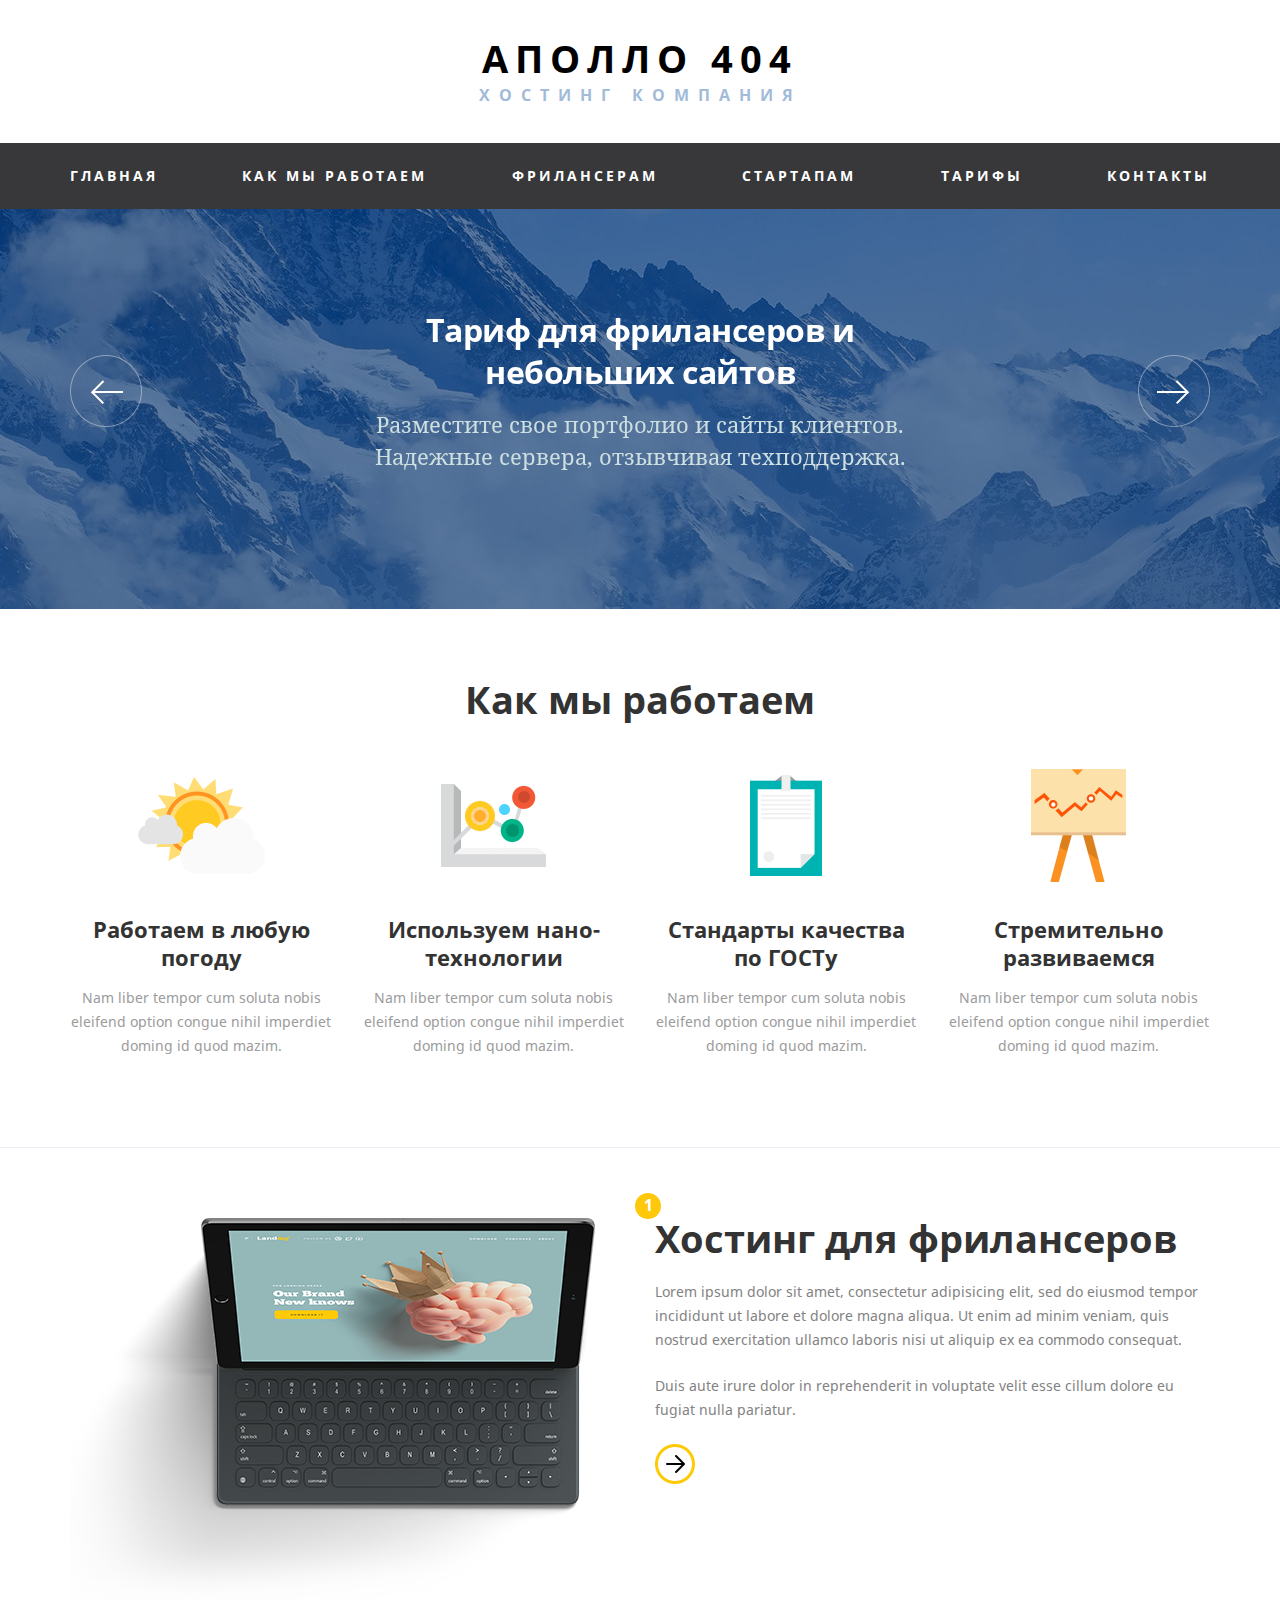
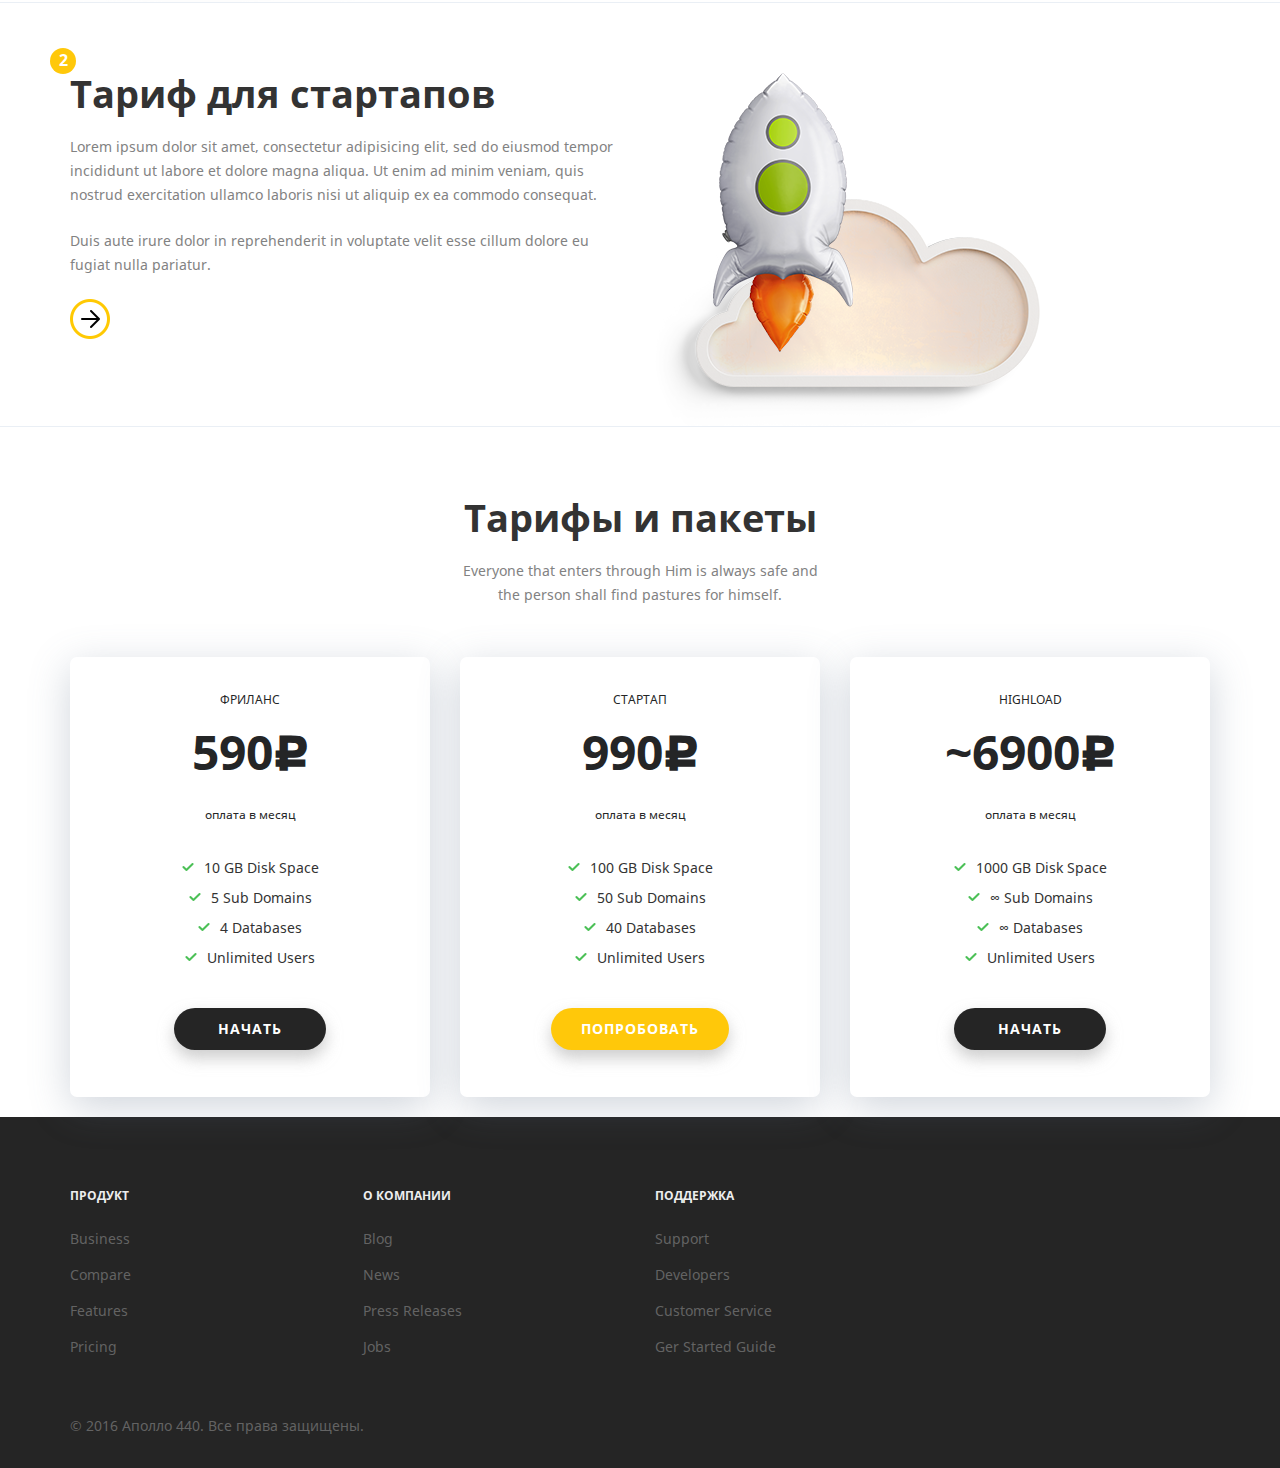
<file: docs/index.html>
<!DOCTYPE html>
<html lang="ru">
<head>
	<meta charset="UTF-8">
	<meta http-equiv="X-UA-Compatible" content="IE=edge" />
	<meta name="viewport" content="width=device-width, initial-scale=1.0" />
	<!-- Titles -->
	<title>Apollo-Bootstrap</title>
	<meta name="keywords" content="Ключевые слова...">
    <meta name="description" content="Описание страницы...">

    <!-- Styles -->
    <link rel="stylesheet" href="libs/bootstrap/css/bootstrap.min.css">
    <link rel="stylesheet" href="css/main.css">
    <link rel="stylesheet" href="fonts/NotoSans/stylesheet.css">
    <link rel="stylesheet" href="fonts/NotoSerif/stylesheet.css">
    <link rel="stylesheet" href="fonts/als-rubl-cufonfonts-webfont/style.css">
    <link rel="stylesheet" href="libs/owlcarousel/owl.carousel.css">
    <link rel="stylesheet" href="libs/magic-master/magic.css">
    <!-- <link rel="stylesheet" href="libs/owlcarousel/owl.theme.css"> -->

    <!-- Favicons -->
    <link rel="shortcut icon" href="img/favicons/favicon-48x48.ico" type="image/x-icon" />
    <link rel="apple-touch-icon" href="img/favicons/apple-touch-icon.png">

    <!-- HTML5 shim and Respond.js for IE8 support of HTML5 elements and media queries -->
	    <!-- WARNING: Respond.js doesn't work if you view the page via file:// -->
	    <!--[if lt IE 9]>
	      <script src="https://oss.maxcdn.com/html5shiv/3.7.3/html5shiv.min.js"></script>
	      <script src="https://oss.maxcdn.com/respond/1.4.2/respond.min.js"></script>
	    <![endif]-->
</head>
<body>
	<!--[if lt IE 8]>
	    <p class="browserupgrade">Вы используете <strong>устаревшую</strong> версию браузера. Пожалуйста <a href="http://browsehappy.com/">обновите свой браузер</a>.</p>
	<![endif]-->

	<!-- Logotip -->
	<div class="container" id="main">
		<div class="logo">
			<div class="logo__name">Аполло 404</div>
			<div class="logo__slogan">хостинг компания</div>
		</div>
	</div>
	<!-- // Logotip -->
	<!-- Navigation -->
	<nav class="navigation">
		<div id="navigation-toggle" class="navigation__toggle-button">Навигация</div>
		<div class="container container--mobile--no-padding">	
			<ul>
				<li><a href="#main">главная</a></li>
				<li><a href="#benefits">как мы работаем</a></li>
				<li><a href="#freelancs">фрилансерам</a></li>
				<li><a href="#startup">стартапам</a></li>
				<li><a href="#price">тарифы</a></li>
				<li><a href="#footer">контакты</a></li>
			</ul>
		</div>
	</nav>
	<!-- // Navigation -->
	<!-- Slider -->
	<div class="slider">
		<div class="container">

			<div id="top-slider" class="owl-carousel">

				<div class="row">
					<div class="col-sm-8 col-sm-offset-2 col-lg-6 col-lg-offset-3">
						<div class="hidden-xs">
							<div class="slider__title">
								Тариф для фрилансеров и небольших сайтов
							</div>
							<div class="slider__slogan">
								Разместите свое портфолио и сайты клиентов. Надежные сервера, отзывчивая техподдержка.
							</div>
						</div>

						<div class="visible-xs">
							<div class="slider__title ">
								Тариф для фрилансеров
							</div>
							<div class="slider__slogan">
								Надежные сервера, отзывчивая техподдержка.
							</div>
						</div>

					</div>
				</div>	

				<div class="row">
					<div class="col-sm-8 col-sm-offset-2 col-lg-6 col-lg-offset-3">
						<div class="hidden-xs">
							<div class="slider__title">
								Нужен хостинг для стартапа? Вы в правильном месте!
							</div>
							<div class="slider__slogan">
								Начните со специального стартап тарифа. Увеличивайте мощности при необходимости.
							</div>
						</div>

						<div class="visible-xs">
							<div class="slider__title ">
								Хостинг для стартапа
							</div>
							<div class="slider__slogan">
								Увеличивайте мощноности при необходимости.
							</div>
						</div>

					</div>
				</div>	

				<div class="row">
					<div class="col-sm-8 col-sm-offset-2 col-lg-6 col-lg-offset-3">
						<div class="hidden-xs">
							<div class="slider__title">
								Надежная площадка для высоконагруженных проектов
							</div>
							<div class="slider__slogan">
								Супер мощные сервера, мгновенная масштабируемость, гибкая конфигурация.
							</div>
						</div>

						<div class="visible-xs">
							<div class="slider__title ">
								Highload площадка
							</div>
							<div class="slider__slogan">
								Супер мощные сервера, мгновенная масштабируемость.
							</div>
						</div>

					</div>
				</div>	

			</div>

		</div>
	</div>
	<!-- // Slider -->
	<!-- How we work -->
	<div class="container text-center section" id="benefits">
		<h2 class="heading">Как мы работаем</h2>		
		<div class="row">
			<div class="col-sm-6 col-lg-3 benefit-block">
				<div class="benefit-block__images">
					<div>
						<img src="img/images/weather.png" alt="Работаем в любую погоду">
					</div>
				</div>
				<div class="benefit-block__header">Работаем в любую погоду</div>
				<div class="benefit-block__text">Nam liber tempor cum soluta nobis eleifend option congue nihil imperdiet doming id quod mazim.</div>
			</div>
			<div class="col-sm-6 col-lg-3 benefit-block">
				<div class="benefit-block__images">
					<div>
						<img src="img/images/graph.png" alt="Используем нано-технологии">
					</div>
				</div>
				<div class="benefit-block__header">Используем нано-технологии</div>
				<div class="benefit-block__text">Nam liber tempor cum soluta nobis eleifend option congue nihil imperdiet doming id quod mazim.</div>
			</div>
			<div class="col-sm-6 col-lg-3 benefit-block">
				<div class="benefit-block__images">
					<div>
						<img src="img/images/flipchart.png" alt="Стандарты качества по ГОСТу">
					</div>
				</div>
				<div class="benefit-block__header">Стандарты качества по ГОСТу</div>
				<div class="benefit-block__text">Nam liber tempor cum soluta nobis eleifend option congue nihil imperdiet doming id quod mazim.</div>
			</div>
			<div class="col-sm-6 col-lg-3 benefit-block">
				<div class="benefit-block__images">
					<div>
						<img src="img/images/presentation.png" alt="Стремительно развиваемся">
					</div>
				</div>
				<div class="benefit-block__header">Стремительно развиваемся</div>
				<div class="benefit-block__text">Nam liber tempor cum soluta nobis eleifend option congue nihil imperdiet doming id quod mazim.</div>
			</div>		
			
		</div>
	</div>
	<!-- // How we work -->
	<div class="line"></div>
	<!-- Freelance Hosting -->
	<div class="container section section--p-t-70 section--m-p-b-0 service-description" id="freelancs">
		<div class="row">
			<div class="col-xs-12 col-sm-6">
				<div class="service-description__img">
					<img src="img/images/notebook.png" alt="Хостинг для фрилансеров">
				</div>
			</div>
			<div class="col-xs-12 col-sm-6">

				<h2 class="heading heading--smaller-margin heading--number heading--number-1">
					Хостинг для фрилансеров
				</h2>
				
				<div class="service-description__content">
					<p>Lorem ipsum dolor sit amet, consectetur adipisicing elit, sed do eiusmod tempor incididunt ut labore et dolore magna aliqua. Ut enim ad minim veniam, quis nostrud exercitation ullamco laboris nisi ut aliquip ex ea commodo consequat.</p> 
					<p>Duis aute irure dolor in reprehenderit in voluptate velit esse cillum dolore eu fugiat nulla pariatur. </p>
				</div>
				
				<a href="#" class="service-description__button-arrow"></a>
	
			</div>
		</div>
	</div>
	<!-- // Freelance Hosting -->

	<div class="line"></div>



	<!-- Startup Hosting -->
	<div class="container section section--p-t-70 section--m-p-b-0 service-description" id="startup">
		<div class="row">
			<div class="col-xs-12 col-sm-6 col-sm-push-6">
				<div class="service-description__img service-description__img--xs-m-b-20">
					<img src="img/images/rocket.png" alt="Тариф для стартапов">
				</div>
			</div>
			<div class="col-xs-12 col-sm-6 col-sm-pull-6">

				<h2 class="heading heading--smaller-margin heading--number heading--number-2">
					Тариф для стартапов
				</h2>
				
				<div class="service-description__content">
					<p>Lorem ipsum dolor sit amet, consectetur adipisicing elit, sed do eiusmod tempor incididunt ut labore et dolore magna aliqua. Ut enim ad minim veniam, quis nostrud exercitation ullamco laboris nisi ut aliquip ex ea commodo consequat.</p> 
					<p>Duis aute irure dolor in reprehenderit in voluptate velit esse cillum dolore eu fugiat nulla pariatur. </p>
				</div>
				
				<a href="#" class="service-description__button-arrow"></a>
	
			</div>
		</div>
	</div>	
	<!-- // Startup Hosting -->

	
	<div class="line"></div>

	<!-- Prices -->
	<div class="container section" id="price">

		<div class="row">
			<div class="col-sm-6 col-sm-offset-3 col-md-4 col-md-offset-4 text-center">
				<h3 class="heading heading--smaller-margin">Тарифы и пакеты</h3> 
				<p class="subtitle_text">Everyone that enters through Him is always safe and the person shall find pastures for himself.</p>   
			</div>
		</div>

		<div class="row">
			
			
			<div class="col-xs-12 col-sm-4">
				<div class="package">
					<div class="package__type">фриланс</div>
					<div class="package__price">590</div>
					<div class="package__period">оплата в месяц</div>
					<div class="package__benefits">
						<ul>
							<li>10 GB Disk Space</li>
							<li>5 Sub Domains</li>
							<li>4 Databases</li>
							<li>Unlimited Users</li>
						</ul>
					</div>

					<a class="button">начать</a>
				</div>
			</div>
		


			
			<div class="col-xs-12 col-sm-4">
				<div class="package">
					<div class="package__type">стартап</div>
					<div class="package__price">990</div>
					<div class="package__period">оплата в месяц</div>
					<div class="package__benefits">
						<ul>
							<li>100 GB Disk Space</li>
							<li>50 Sub Domains</li>
							<li>40 Databases</li>
							<li>Unlimited Users</li>
						</ul>
					</div>

					<a class="button button--orange">попробовать</a>
				</div>
			</div>
			


			
			<div class="col-xs-12 col-sm-4">
				<div class="package last">
					<div class="package__type">highload</div>
					<div class="package__price">~6900</div>
					<div class="package__period">оплата в месяц</div>
					<div class="package__benefits">
						<ul>
							<li>1000 GB Disk Space</li>
							<li>∞ Sub Domains</li>
							<li>∞ Databases</li>
							<li>Unlimited Users</li>
						</ul>
					</div>

					<a class="button">начать</a>
				</div>
			</div>
			

			
		</div>
	</div>
	<!-- // Prices -->


	<!-- Footer -->
	<div class="footer section" id="footer">
		<div class="container">
			<nav class="row">
				<div class="col-xs-12 col-sm-4 col-lg-3">
					<div class="footer__title">продукт</div>	
						<ul class="footer__nav">
							<li><a href="#">Business</a></li>
							<li><a href="#">Compare</a></li>
							<li><a href="#">Features</a></li>
							<li><a href="#">Pricing</a></li>
						</ul>
			</div>

				<div class="col-xs-12 col-sm-4 col-lg-3">
					<div class="footer__title">о компании</div>	
						<ul class="footer__nav">
							<li><a href="#">Blog</a></li>
							<li><a href="#">News</a></li>
							<li><a href="#">Press Releases</a></li>
							<li><a href="#">Jobs</a></li>
						</ul>
				</div>

				<div class="col-xs-12 col-sm-4 col-lg-3">
					<div class="footer__title">поддержка</div>	
						<ul class="footer__nav">
							<li><a href="#">Support</a></li>
							<li><a href="#">Developers</a></li>
							<li><a href="#">Customer Service</a></li>
							<li><a href="#">Ger Started Guide</a></li>
						</ul>
				</div>

				

			</nav>
			<p>© 2016 Аполло 440. Все права защищены.</p>
			
		</div>
	</div>
	<!-- // Footer -->




	<script src="libs/jquery/jquery-1.11.2.min.js"></script>
	<script src="libs/bootstrap/js/bootstrap.min.js"></script>
	<script src="libs/owlcarousel/owl.carousel.min.js"></script>
	<script src="libs/pagescroll2id/jquery.malihu.PageScroll2id.js"></script>

	<script src="js/main.js"></script>

	
</body>
</html>
</file>
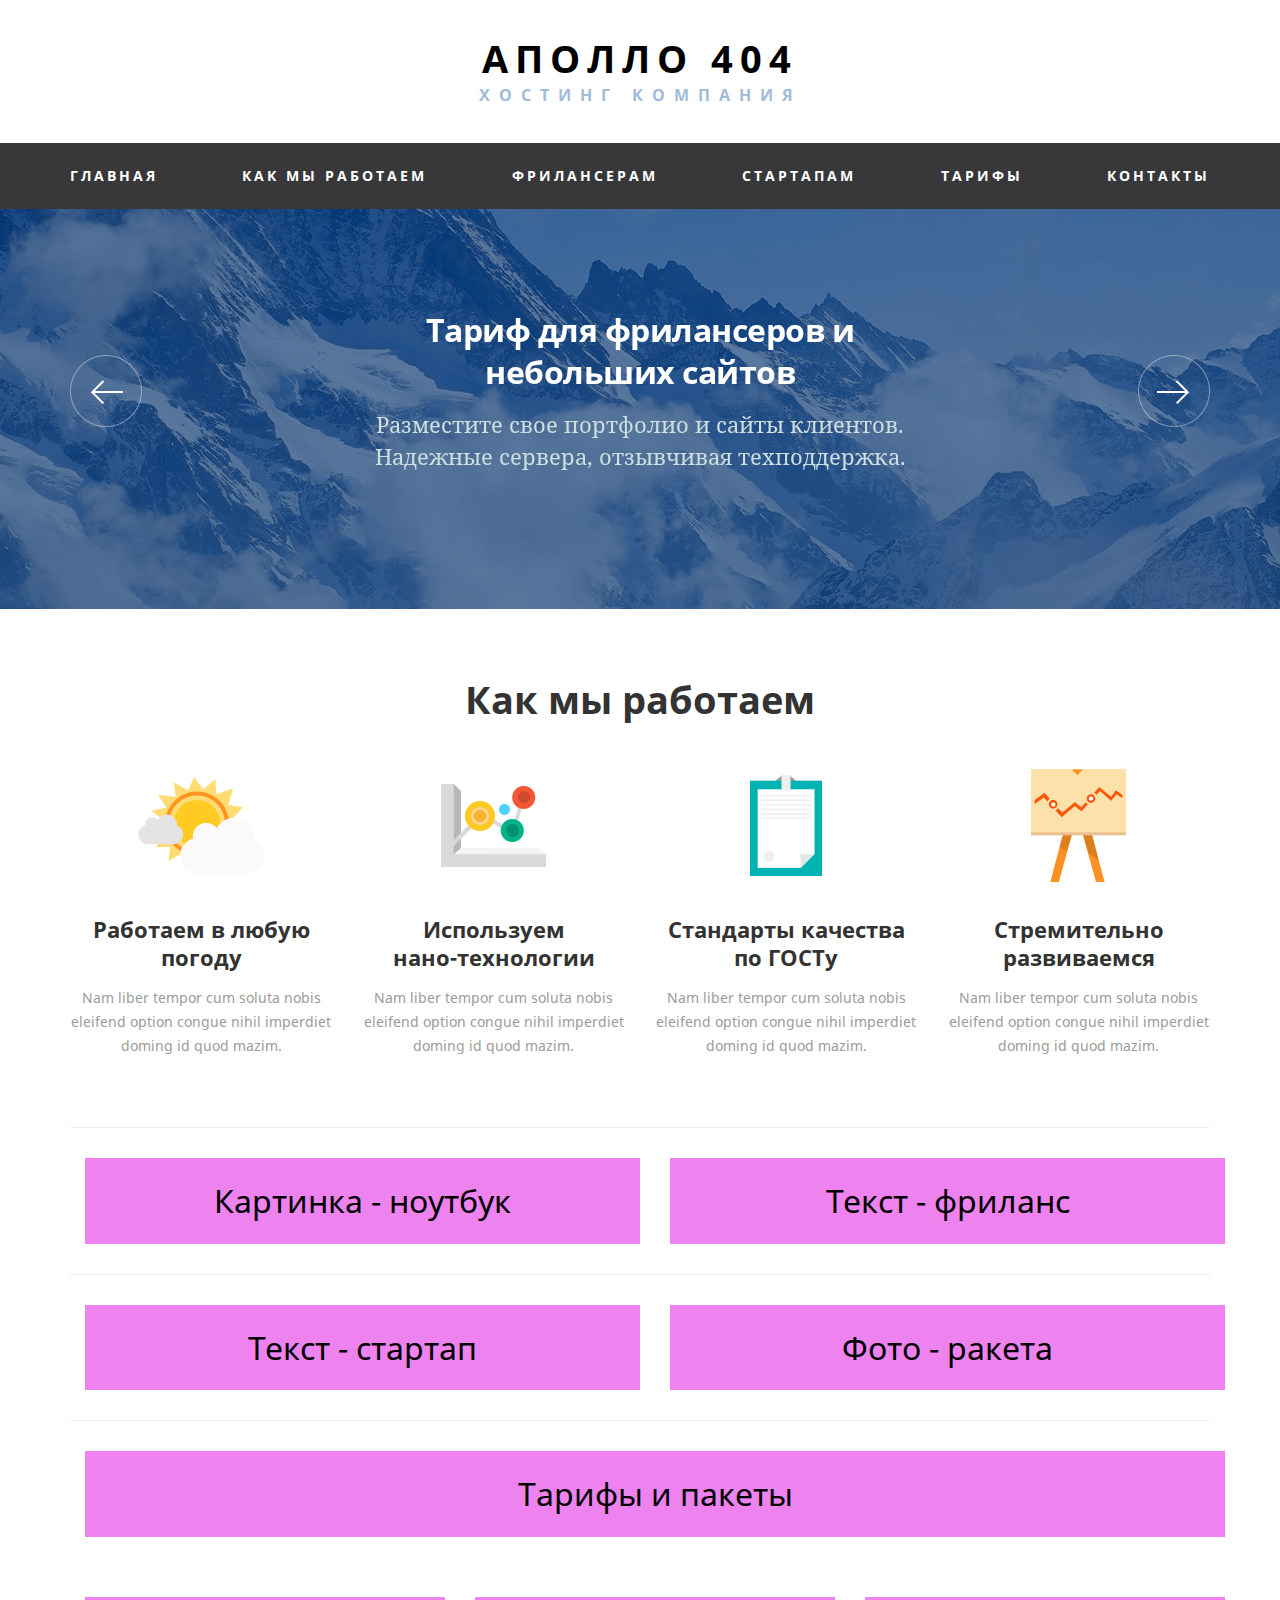
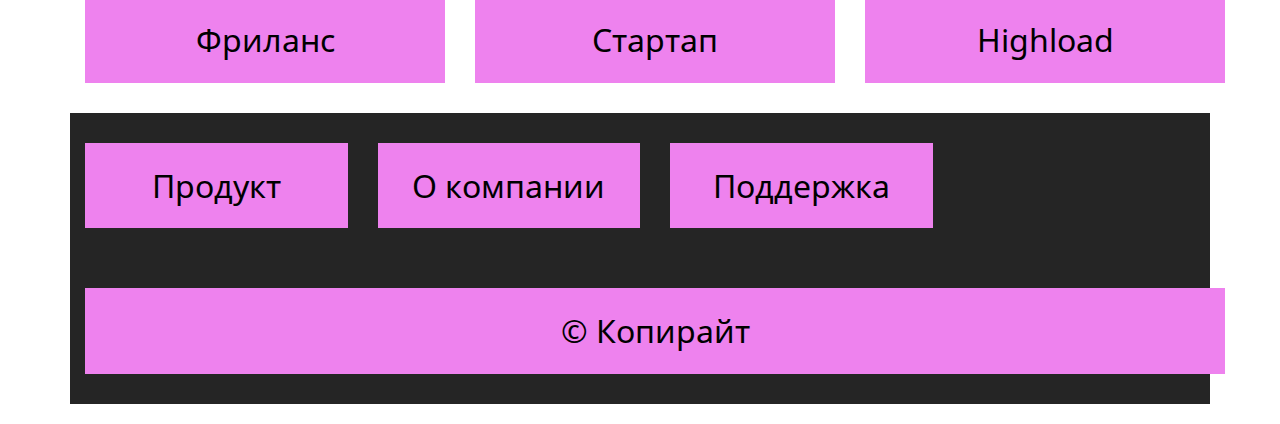
<file: docs/apollo.html>
<!DOCTYPE html>
<html lang="ru">
<head>
	<meta charset="UTF-8">
	<meta http-equiv="X-UA-Compatible" content="IE=edge" />
	<meta name="viewport" content="width=device-width, initial-scale=1.0" />
	<!-- Titles -->
	<title>Apollo-Bootstrap</title>
	<meta name="keywords" content="Ключевые слова...">
    <meta name="description" content="Описание страницы...">

    <!-- Styles -->
    <link rel="stylesheet" href="libs/bootstrap/css/bootstrap.min.css">
    <link rel="stylesheet" href="css/main.css">
    <link rel="stylesheet" href="fonts/NotoSans/stylesheet.css">
    <link rel="stylesheet" href="fonts/NotoSerif/stylesheet.css">
    <link rel="stylesheet" href="fonts/als-rubl-cufonfonts-webfont/style.css">
    <link rel="stylesheet" href="libs/owlcarousel/owl.carousel.css">
    <!-- <link rel="stylesheet" href="libs/owlcarousel/owl.theme.css"> -->

    <!-- Favicons -->
    <link rel="shortcut icon" href="img/favicons/favicon-48x48.ico" type="image/x-icon" />
    <link rel="apple-touch-icon" href="img/favicons/apple-touch-icon.png">

    <!-- HTML5 shim and Respond.js for IE8 support of HTML5 elements and media queries -->
	    <!-- WARNING: Respond.js doesn't work if you view the page via file:// -->
	    <!--[if lt IE 9]>
	      <script src="https://oss.maxcdn.com/html5shiv/3.7.3/html5shiv.min.js"></script>
	      <script src="https://oss.maxcdn.com/respond/1.4.2/respond.min.js"></script>
	    <![endif]-->
</head>
<body>
	<!--[if lt IE 8]>
	    <p class="browserupgrade">Вы используете <strong>устаревшую</strong> версию браузера. Пожалуйста <a href="http://browsehappy.com/">обновите свой браузер</a>.</p>
	<![endif]-->

	<!-- Logotip -->
	<div class="container">
		<div class="logo">
			<div class="logo__name">Аполло 404</div>
			<div class="logo__slogan">хостинг компания</div>
		</div>
	</div>
	<!-- // Logotip -->
	<!-- Navigation -->
	<nav class="navigation">
		<div id="navigation-toggle" class="navigation__toggle-button">Навигация</div>
		<div class="container container--mobile--no-padding">	
			<ul>
				<li><a href="#">главная</a></li>
				<li><a href="#">как мы работаем</a></li>
				<li><a href="#">фрилансерам</a></li>
				<li><a href="#">стартапам</a></li>
				<li><a href="#">тарифы</a></li>
				<li><a href="#">контакты</a></li>
			</ul>
		</div>
	</nav>
	<!-- // Navigation -->
	<!-- Slider -->
	<div class="slider">
		<div class="container">

			<div id="top-slider" class="owl-carousel">

				<div class="row">
					<div class="col-sm-8 col-sm-offset-2 col-lg-6 col-lg-offset-3">
						<div class="hidden-xs">
							<div class="slider__title">
								Тариф для фрилансеров и небольших сайтов
							</div>
							<div class="slider__slogan">
								Разместите свое портфолио и сайты клиентов. Надежные сервера, отзывчивая техподдержка.
							</div>
						</div>

						<div class="visible-xs">
							<div class="slider__title ">
								Тариф для фрилансеров
							</div>
							<div class="slider__slogan">
								Надежные сервера, отзывчивая техподдержка.
							</div>
						</div>

					</div>
				</div>	

				<div class="row">
					<div class="col-sm-8 col-sm-offset-2 col-lg-6 col-lg-offset-3">
						<div class="hidden-xs">
							<div class="slider__title">
								Нужен хостинг для стартапа? Вы в правильном месте!
							</div>
							<div class="slider__slogan">
								Начните со специального стартап тарифа. Увеличивайте мощности при необходимости.
							</div>
						</div>

						<div class="visible-xs">
							<div class="slider__title ">
								Хостинг для стартапа
							</div>
							<div class="slider__slogan">
								Увеличивайте мощноности при необходимости.
							</div>
						</div>

					</div>
				</div>	

				<div class="row">
					<div class="col-sm-8 col-sm-offset-2 col-lg-6 col-lg-offset-3">
						<div class="hidden-xs">
							<div class="slider__title">
								Надежная площадка для высоконагруженных проектов
							</div>
							<div class="slider__slogan">
								Супер мощные сервера, мгновенная масштабируемость, гибкая конфигурация.
							</div>
						</div>

						<div class="visible-xs">
							<div class="slider__title ">
								Highload площадка
							</div>
							<div class="slider__slogan">
								Супер мощные сервера, мгновенная масштабируемость.
							</div>
						</div>

					</div>
				</div>	

			</div>

		</div>
	</div>
	<!-- // Slider -->
	<!-- How we work -->
	<div class="container text-center section">
		<h2 class="heading">Как мы работаем</h2>		
		<div class="row">
			<div class="col-sm-6 col-lg-3 benefit-block">
				<div class="benefit-block__images">
					<div>
						<img src="img/images/weather.png" alt="Работаем в любую погоду">
					</div>
				</div>
				<div class="benefit-block__header">Работаем в любую погоду</div>
				<div class="benefit-block__text">Nam liber tempor cum soluta nobis eleifend option congue nihil imperdiet doming id quod mazim.</div>
			</div>
			<div class="col-sm-6 col-lg-3 benefit-block">
				<div class="benefit-block__images">
					<div>
						<img src="img/images/graph.png" alt="Используем нано-технологии">
					</div>
				</div>
				<div class="benefit-block__header">Используем<br>нано-технологии</div>
				<div class="benefit-block__text">Nam liber tempor cum soluta nobis eleifend option congue nihil imperdiet doming id quod mazim.</div>
			</div>
			<div class="col-sm-6 col-lg-3 benefit-block">
				<div class="benefit-block__images">
					<div>
						<img src="img/images/flipchart.png" alt="Стандарты качества по ГОСТу">
					</div>
				</div>
				<div class="benefit-block__header">Стандарты качества по ГОСТу</div>
				<div class="benefit-block__text">Nam liber tempor cum soluta nobis eleifend option congue nihil imperdiet doming id quod mazim.</div>
			</div>
			<div class="col-sm-6 col-lg-3 benefit-block">
				<div class="benefit-block__images">
					<div>
						<img src="img/images/presentation.png" alt="Стремительно развиваемся">
					</div>
				</div>
				<div class="benefit-block__header">Стремительно развиваемся</div>
				<div class="benefit-block__text">Nam liber tempor cum soluta nobis eleifend option congue nihil imperdiet doming id quod mazim.</div>
			</div>		
			
	</div>
	<!-- // How we work -->
	<div class="line"></div>
	<!-- Freelance Hosting -->
	<div class="container">
		<div class="row">
			<div class="col-xs-12 col-sm-6">
				<div class="block">Картинка - ноутбук</div>
			</div>
			<div class="col-xs-12 col-sm-6">
				<div class="block">Текст - фриланс</div>
			</div>
		</div>
	</div>
	<!-- // Freelance Hosting -->
	<div class="line"></div>
	<!-- Startup Hosting -->
	<div class="container">
		<div class="row">
			<div class="col-xs-12 col-sm-6 col-sm-push-6">
				<div class="block">Фото - ракета</div>
			</div>
			<div class="col-xs-12 col-sm-6 col-sm-pull-6">
				<div class="block">Текст - стартап</div>
			</div>
		</div>
	</div>
	<!-- // Startup Hosting -->
	<div class="line"></div>
	<!-- Prices -->
	<div class="container">
		<div class="block">Тарифы и пакеты</div>
		<div class="row">
			<div class="col-xs-12 col-sm-4">
				<div class="block">Фриланс</div>
			</div>
			<div class="col-xs-12 col-sm-4">
				<div class="block">Стартап</div>
			</div>
			<div class="col-xs-12 col-sm-4">
				<div class="block">Highload</div>
			</div>
		</div>
	</div>
	<!-- //Prices -->
	<!-- Footer -->
	<div class="footer">
		<div class="container">
			<div class="row">
				<div class="col-xs-12 col-sm-4 col-lg-3"><div class="block">Продукт</div></div>
				<div class="col-xs-12 col-sm-4 col-lg-3"><div class="block">О компании</div></div>
				<div class="col-xs-12 col-sm-4 col-lg-3"><div class="block">Поддержка</div></div>
			</div>
			<div class="block">© Копирайт</div>
		</div>
	</div>
	<!-- // Footer -->




	<script src="libs/jquery/jquery-1.11.2.min.js"></script>
	<script src="libs/bootstrap/js/bootstrap.min.js"></script>
	<script src="libs/owlcarousel/owl.carousel.min.js"></script>

	<script src="js/main.js"></script>

	
</body>
</html>
</file>
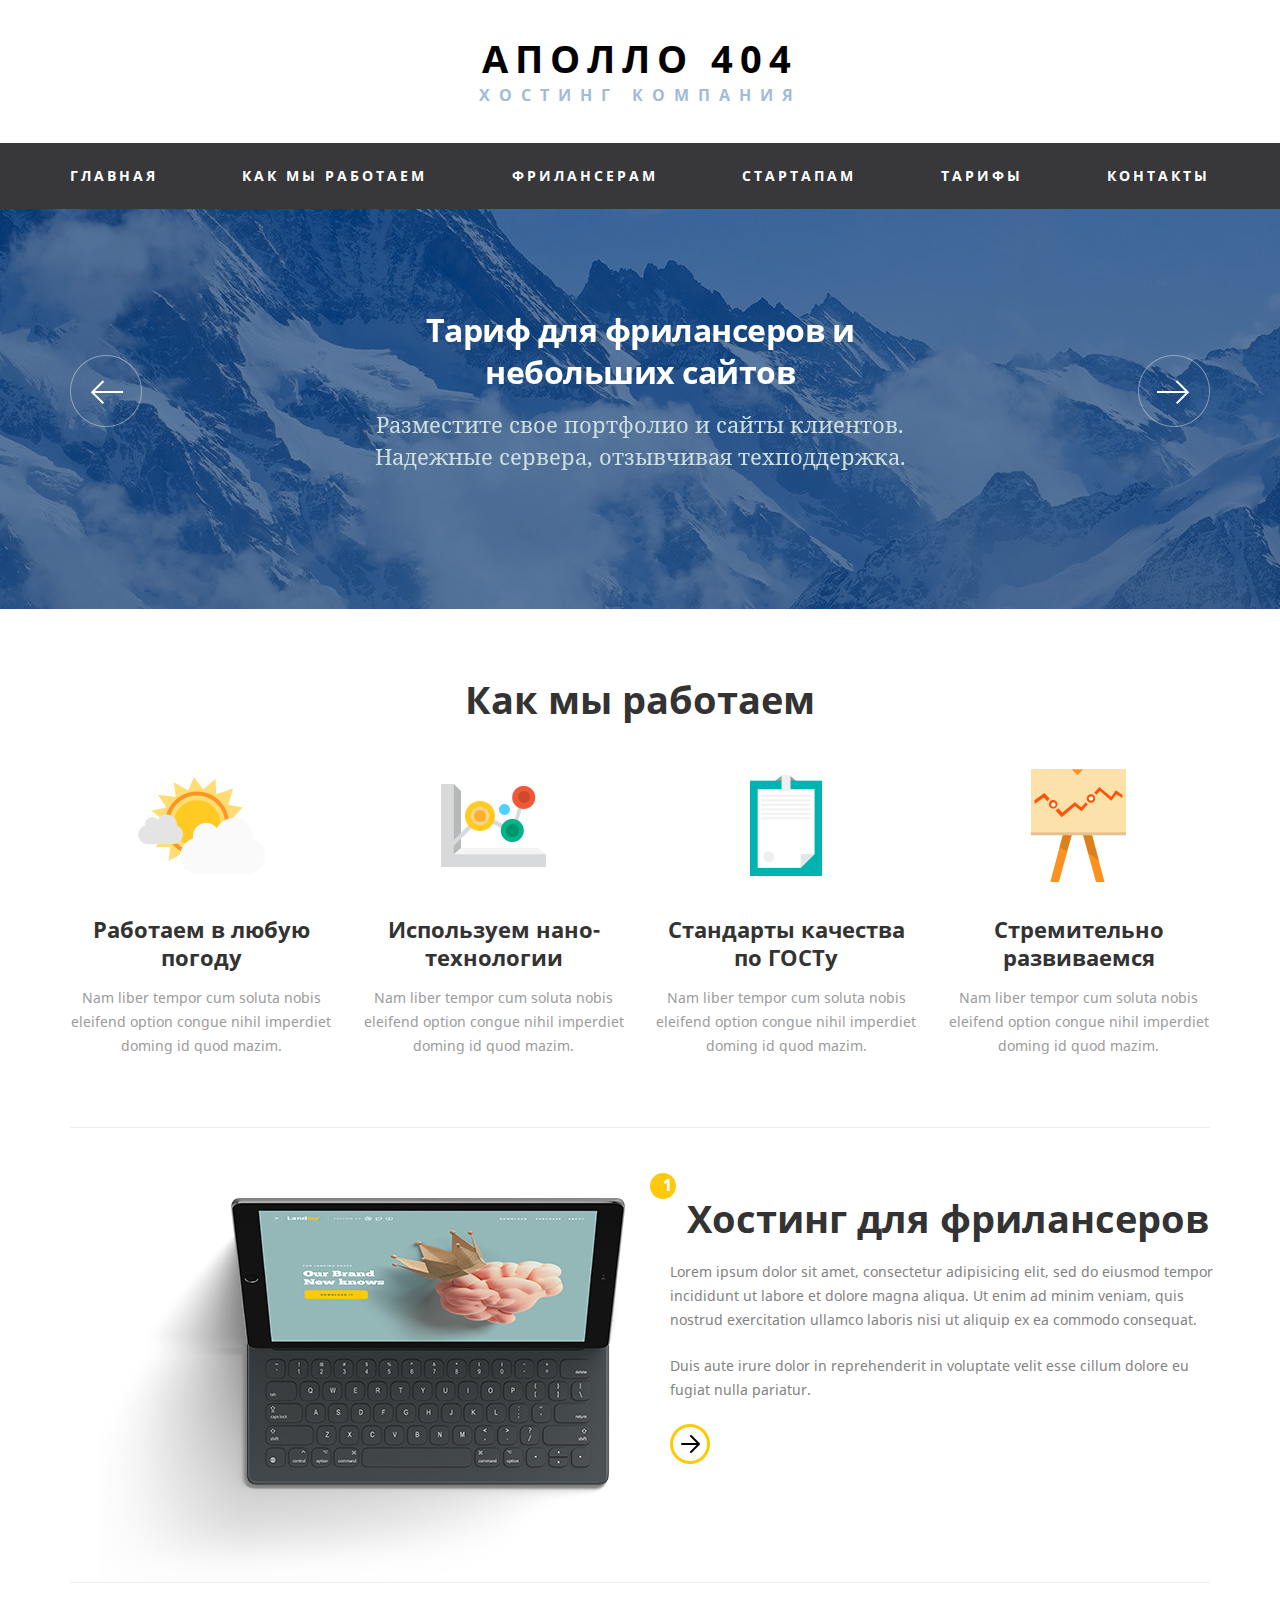
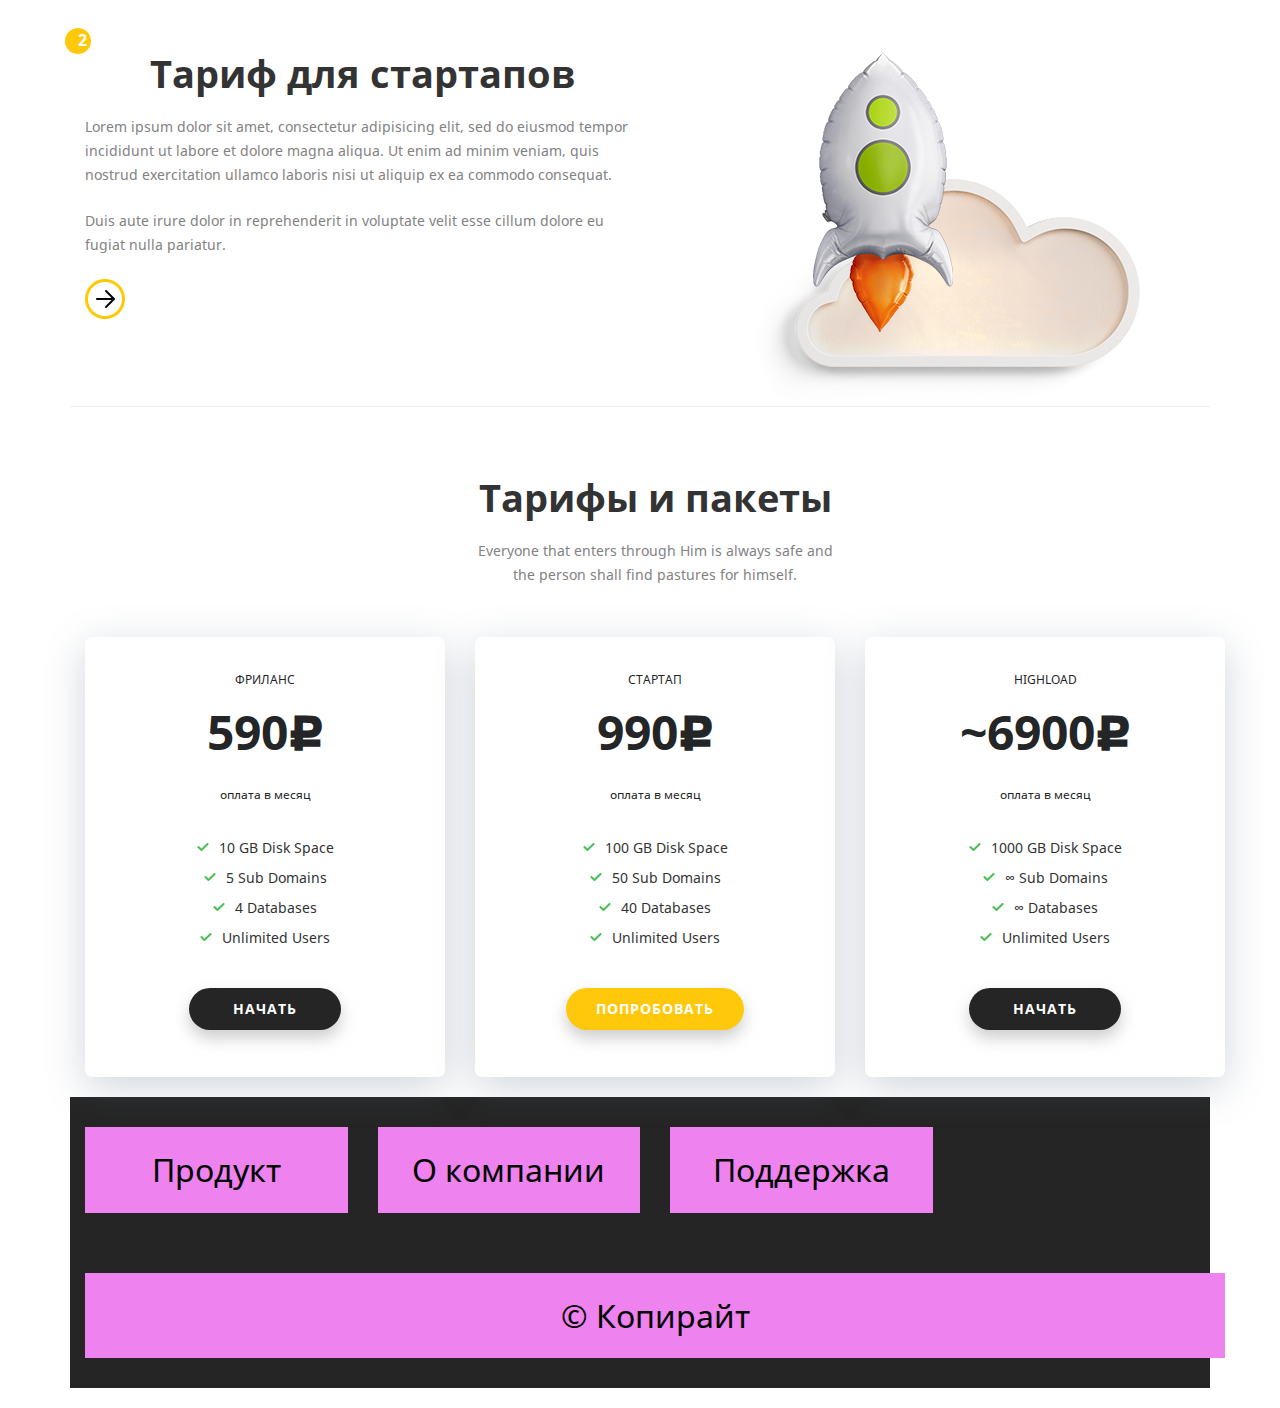
<file: docs/index.html.html>
<!DOCTYPE html>
<html lang="ru">
<head>
	<meta charset="UTF-8">
	<meta http-equiv="X-UA-Compatible" content="IE=edge" />
	<meta name="viewport" content="width=device-width, initial-scale=1.0" />
	<!-- Titles -->
	<title>Apollo-Bootstrap</title>
	<meta name="keywords" content="Ключевые слова...">
    <meta name="description" content="Описание страницы...">

    <!-- Styles -->
    <link rel="stylesheet" href="libs/bootstrap/css/bootstrap.min.css">
    <link rel="stylesheet" href="css/main.css">
    <link rel="stylesheet" href="fonts/NotoSans/stylesheet.css">
    <link rel="stylesheet" href="fonts/NotoSerif/stylesheet.css">
    <link rel="stylesheet" href="fonts/als-rubl-cufonfonts-webfont/style.css">
    <link rel="stylesheet" href="libs/owlcarousel/owl.carousel.css">
    <!-- <link rel="stylesheet" href="libs/owlcarousel/owl.theme.css"> -->

    <!-- Favicons -->
    <link rel="shortcut icon" href="img/favicons/favicon-48x48.ico" type="image/x-icon" />
    <link rel="apple-touch-icon" href="img/favicons/apple-touch-icon.png">

    <!-- HTML5 shim and Respond.js for IE8 support of HTML5 elements and media queries -->
	    <!-- WARNING: Respond.js doesn't work if you view the page via file:// -->
	    <!--[if lt IE 9]>
	      <script src="https://oss.maxcdn.com/html5shiv/3.7.3/html5shiv.min.js"></script>
	      <script src="https://oss.maxcdn.com/respond/1.4.2/respond.min.js"></script>
	    <![endif]-->
</head>
<body>
	<!--[if lt IE 8]>
	    <p class="browserupgrade">Вы используете <strong>устаревшую</strong> версию браузера. Пожалуйста <a href="http://browsehappy.com/">обновите свой браузер</a>.</p>
	<![endif]-->

	<!-- Logotip -->
	<div class="container">
		<div class="logo">
			<div class="logo__name">Аполло 404</div>
			<div class="logo__slogan">хостинг компания</div>
		</div>
	</div>
	<!-- // Logotip -->
	<!-- Navigation -->
	<nav class="navigation">
		<div id="navigation-toggle" class="navigation__toggle-button">Навигация</div>
		<div class="container container--mobile--no-padding">	
			<ul>
				<li><a href="#">главная</a></li>
				<li><a href="#">как мы работаем</a></li>
				<li><a href="#">фрилансерам</a></li>
				<li><a href="#">стартапам</a></li>
				<li><a href="#">тарифы</a></li>
				<li><a href="#">контакты</a></li>
			</ul>
		</div>
	</nav>
	<!-- // Navigation -->
	<!-- Slider -->
	<div class="slider">
		<div class="container">

			<div id="top-slider" class="owl-carousel">

				<div class="row">
					<div class="col-sm-8 col-sm-offset-2 col-lg-6 col-lg-offset-3">
						<div class="hidden-xs">
							<div class="slider__title">
								Тариф для фрилансеров и небольших сайтов
							</div>
							<div class="slider__slogan">
								Разместите свое портфолио и сайты клиентов. Надежные сервера, отзывчивая техподдержка.
							</div>
						</div>

						<div class="visible-xs">
							<div class="slider__title ">
								Тариф для фрилансеров
							</div>
							<div class="slider__slogan">
								Надежные сервера, отзывчивая техподдержка.
							</div>
						</div>

					</div>
				</div>	

				<div class="row">
					<div class="col-sm-8 col-sm-offset-2 col-lg-6 col-lg-offset-3">
						<div class="hidden-xs">
							<div class="slider__title">
								Нужен хостинг для стартапа? Вы в правильном месте!
							</div>
							<div class="slider__slogan">
								Начните со специального стартап тарифа. Увеличивайте мощности при необходимости.
							</div>
						</div>

						<div class="visible-xs">
							<div class="slider__title ">
								Хостинг для стартапа
							</div>
							<div class="slider__slogan">
								Увеличивайте мощноности при необходимости.
							</div>
						</div>

					</div>
				</div>	

				<div class="row">
					<div class="col-sm-8 col-sm-offset-2 col-lg-6 col-lg-offset-3">
						<div class="hidden-xs">
							<div class="slider__title">
								Надежная площадка для высоконагруженных проектов
							</div>
							<div class="slider__slogan">
								Супер мощные сервера, мгновенная масштабируемость, гибкая конфигурация.
							</div>
						</div>

						<div class="visible-xs">
							<div class="slider__title ">
								Highload площадка
							</div>
							<div class="slider__slogan">
								Супер мощные сервера, мгновенная масштабируемость.
							</div>
						</div>

					</div>
				</div>	

			</div>

		</div>
	</div>
	<!-- // Slider -->
	<!-- How we work -->
	<div class="container text-center section">
		<h2 class="heading">Как мы работаем</h2>		
		<div class="row">
			<div class="col-sm-6 col-lg-3 benefit-block">
				<div class="benefit-block__images">
					<div>
						<img src="img/images/weather.png" alt="Работаем в любую погоду">
					</div>
				</div>
				<div class="benefit-block__header">Работаем в любую погоду</div>
				<div class="benefit-block__text">Nam liber tempor cum soluta nobis eleifend option congue nihil imperdiet doming id quod mazim.</div>
			</div>
			<div class="col-sm-6 col-lg-3 benefit-block">
				<div class="benefit-block__images">
					<div>
						<img src="img/images/graph.png" alt="Используем нано-технологии">
					</div>
				</div>
				<div class="benefit-block__header">Используем нано-технологии</div>
				<div class="benefit-block__text">Nam liber tempor cum soluta nobis eleifend option congue nihil imperdiet doming id quod mazim.</div>
			</div>
			<div class="col-sm-6 col-lg-3 benefit-block">
				<div class="benefit-block__images">
					<div>
						<img src="img/images/flipchart.png" alt="Стандарты качества по ГОСТу">
					</div>
				</div>
				<div class="benefit-block__header">Стандарты качества по ГОСТу</div>
				<div class="benefit-block__text">Nam liber tempor cum soluta nobis eleifend option congue nihil imperdiet doming id quod mazim.</div>
			</div>
			<div class="col-sm-6 col-lg-3 benefit-block">
				<div class="benefit-block__images">
					<div>
						<img src="img/images/presentation.png" alt="Стремительно развиваемся">
					</div>
				</div>
				<div class="benefit-block__header">Стремительно развиваемся</div>
				<div class="benefit-block__text">Nam liber tempor cum soluta nobis eleifend option congue nihil imperdiet doming id quod mazim.</div>
			</div>		
			
	</div>
	<!-- // How we work -->
	<div class="line"></div>
	<!-- Freelance Hosting -->
	<div class="container section section--p-t-70 section--m-p-b-0 service-description">
		<div class="row">
			<div class="col-xs-12 col-sm-6">
				<div class="service-description__img">
					<img src="img/images/notebook.png" alt="Хостинг для фрилансеров">
				</div>
			</div>
			<div class="col-xs-12 col-sm-6">

				<h2 class="heading heading--smaller-margin heading--number heading--number-1">
					Хостинг для фрилансеров
				</h2>
				
				<div class="service-description__content">
					<p>Lorem ipsum dolor sit amet, consectetur adipisicing elit, sed do eiusmod tempor incididunt ut labore et dolore magna aliqua. Ut enim ad minim veniam, quis nostrud exercitation ullamco laboris nisi ut aliquip ex ea commodo consequat.</p> 
					<p>Duis aute irure dolor in reprehenderit in voluptate velit esse cillum dolore eu fugiat nulla pariatur. </p>
				</div>
				
				<a href="#" class="service-description__button-arrow"></a>
	
			</div>
		</div>
	</div>
	<!-- // Freelance Hosting -->

	<div class="line"></div>



	<!-- Startup Hosting -->
	<div class="container section section--p-t-70 section--m-p-b-0 service-description">
		<div class="row">
			<div class="col-xs-12 col-sm-6 col-sm-push-6">
				<div class="service-description__img service-description__img--xs-m-b-20">
					<img src="img/images/rocket.png" alt="Тариф для стартапов">
				</div>
			</div>
			<div class="col-xs-12 col-sm-6 col-sm-pull-6">

				<h2 class="heading heading--smaller-margin heading--number heading--number-2">
					Тариф для стартапов
				</h2>
				
				<div class="service-description__content">
					<p>Lorem ipsum dolor sit amet, consectetur adipisicing elit, sed do eiusmod tempor incididunt ut labore et dolore magna aliqua. Ut enim ad minim veniam, quis nostrud exercitation ullamco laboris nisi ut aliquip ex ea commodo consequat.</p> 
					<p>Duis aute irure dolor in reprehenderit in voluptate velit esse cillum dolore eu fugiat nulla pariatur. </p>
				</div>
				
				<a href="#" class="service-description__button-arrow"></a>
	
			</div>
		</div>
	</div>	
	<!-- // Startup Hosting -->

	
	<div class="line"></div>

	<!-- Prices -->
	<div class="container section">

		<div class="row">
			<div class="col-sm-6 col-sm-offset-3 col-md-4 col-md-offset-4 text-center">
				<h3 class="heading heading--smaller-margin">Тарифы и пакеты</h3> 
				<p class="subtitle_text">Everyone that enters through Him is always safe and the person shall find pastures for himself.</p>   
			</div>
		</div>

		<div class="row">
			
			
			<div class="col-xs-12 col-sm-4">
				<div class="package">
					<div class="package__type">фриланс</div>
					<div class="package__price">590</div>
					<div class="package__period">оплата в месяц</div>
					<div class="package__benefits">
						<ul>
							<li>10 GB Disk Space</li>
							<li>5 Sub Domains</li>
							<li>4 Databases</li>
							<li>Unlimited Users</li>
						</ul>
					</div>

					<a class="button">начать</a>
				</div>
			</div>
		


			
			<div class="col-xs-12 col-sm-4">
				<div class="package">
					<div class="package__type">стартап</div>
					<div class="package__price">990</div>
					<div class="package__period">оплата в месяц</div>
					<div class="package__benefits">
						<ul>
							<li>100 GB Disk Space</li>
							<li>50 Sub Domains</li>
							<li>40 Databases</li>
							<li>Unlimited Users</li>
						</ul>
					</div>

					<a class="button button--orange">попробовать</a>
				</div>
			</div>
			


			
			<div class="col-xs-12 col-sm-4">
				<div class="package last">
					<div class="package__type">highload</div>
					<div class="package__price">~6900</div>
					<div class="package__period">оплата в месяц</div>
					<div class="package__benefits">
						<ul>
							<li>1000 GB Disk Space</li>
							<li>∞ Sub Domains</li>
							<li>∞ Databases</li>
							<li>Unlimited Users</li>
						</ul>
					</div>

					<a class="button">начать</a>
				</div>
			</div>
			

			
		</div>
	</div>
	<!-- // Prices -->


	<!-- Footer -->
	<div class="footer">
		<div class="container">
			<div class="row">
				<div class="col-xs-12 col-sm-4 col-lg-3"><div class="block">Продукт</div></div>
				<div class="col-xs-12 col-sm-4 col-lg-3"><div class="block">О компании</div></div>
				<div class="col-xs-12 col-sm-4 col-lg-3"><div class="block">Поддержка</div></div>
			</div>
			<div class="block">© Копирайт</div>
		</div>
	</div>
	<!-- // Footer -->




	<script src="libs/jquery/jquery-1.11.2.min.js"></script>
	<script src="libs/bootstrap/js/bootstrap.min.js"></script>
	<script src="libs/owlcarousel/owl.carousel.min.js"></script>

	<script src="js/main.js"></script>

	
</body>
</html>
</file>
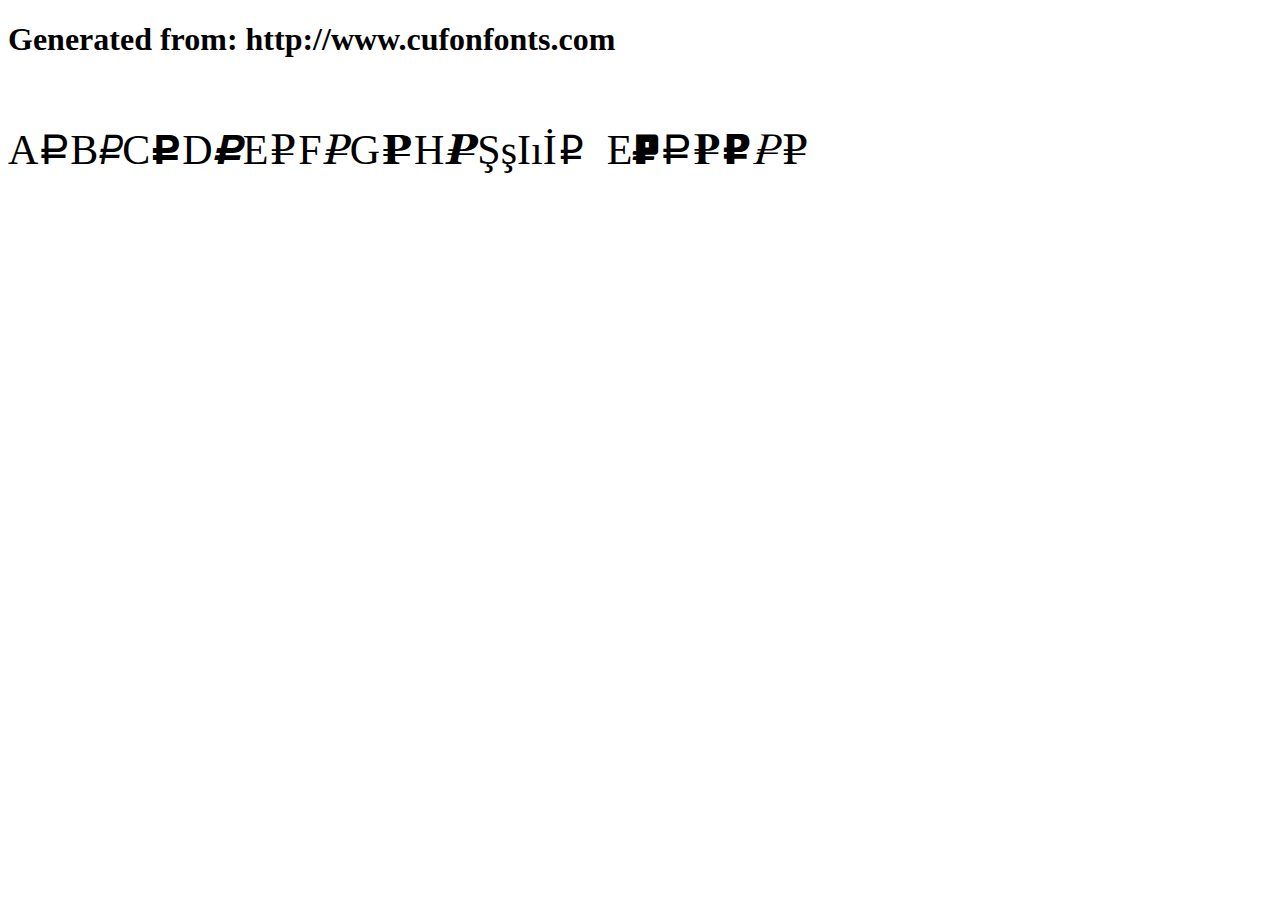
<file: docs/fonts/als-rubl-cufonfonts-webfont/example.html>
<!DOCTYPE html>
<html xmlns="http://www.w3.org/1999/xhtml">
<head>
    <meta http-equiv="Content-Type" content="text/html; charset=utf-8"/>
    <link rel="stylesheet" type="text/css"
          href="style.css"/>
</head>

<body>

<h1>Generated from: http://www.cufonfonts.com</h1><br/>
<h1 style="font-family:'ALS Rubl';font-weight:normal;font-size:42px">AaBbCcDdEeFfGgHhŞşIıİi Example</h1>


</body>
</html>
</file>
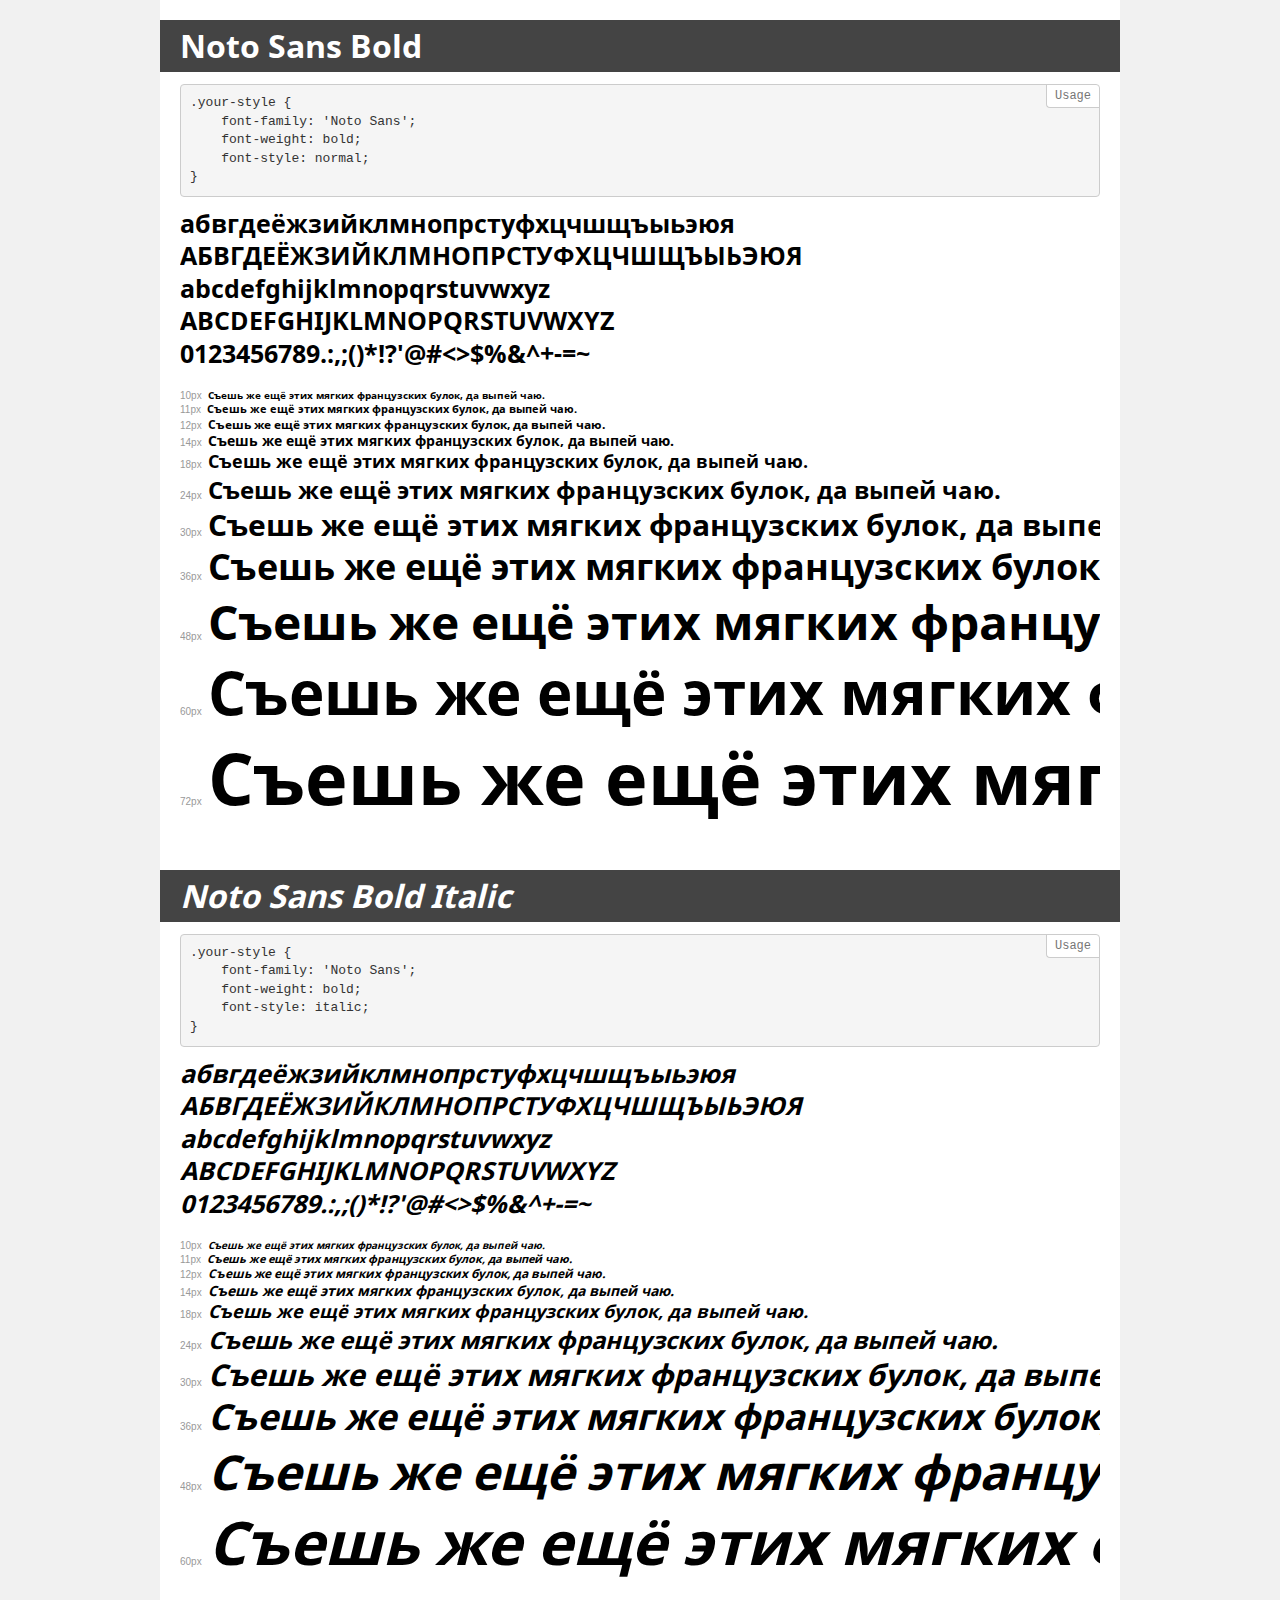
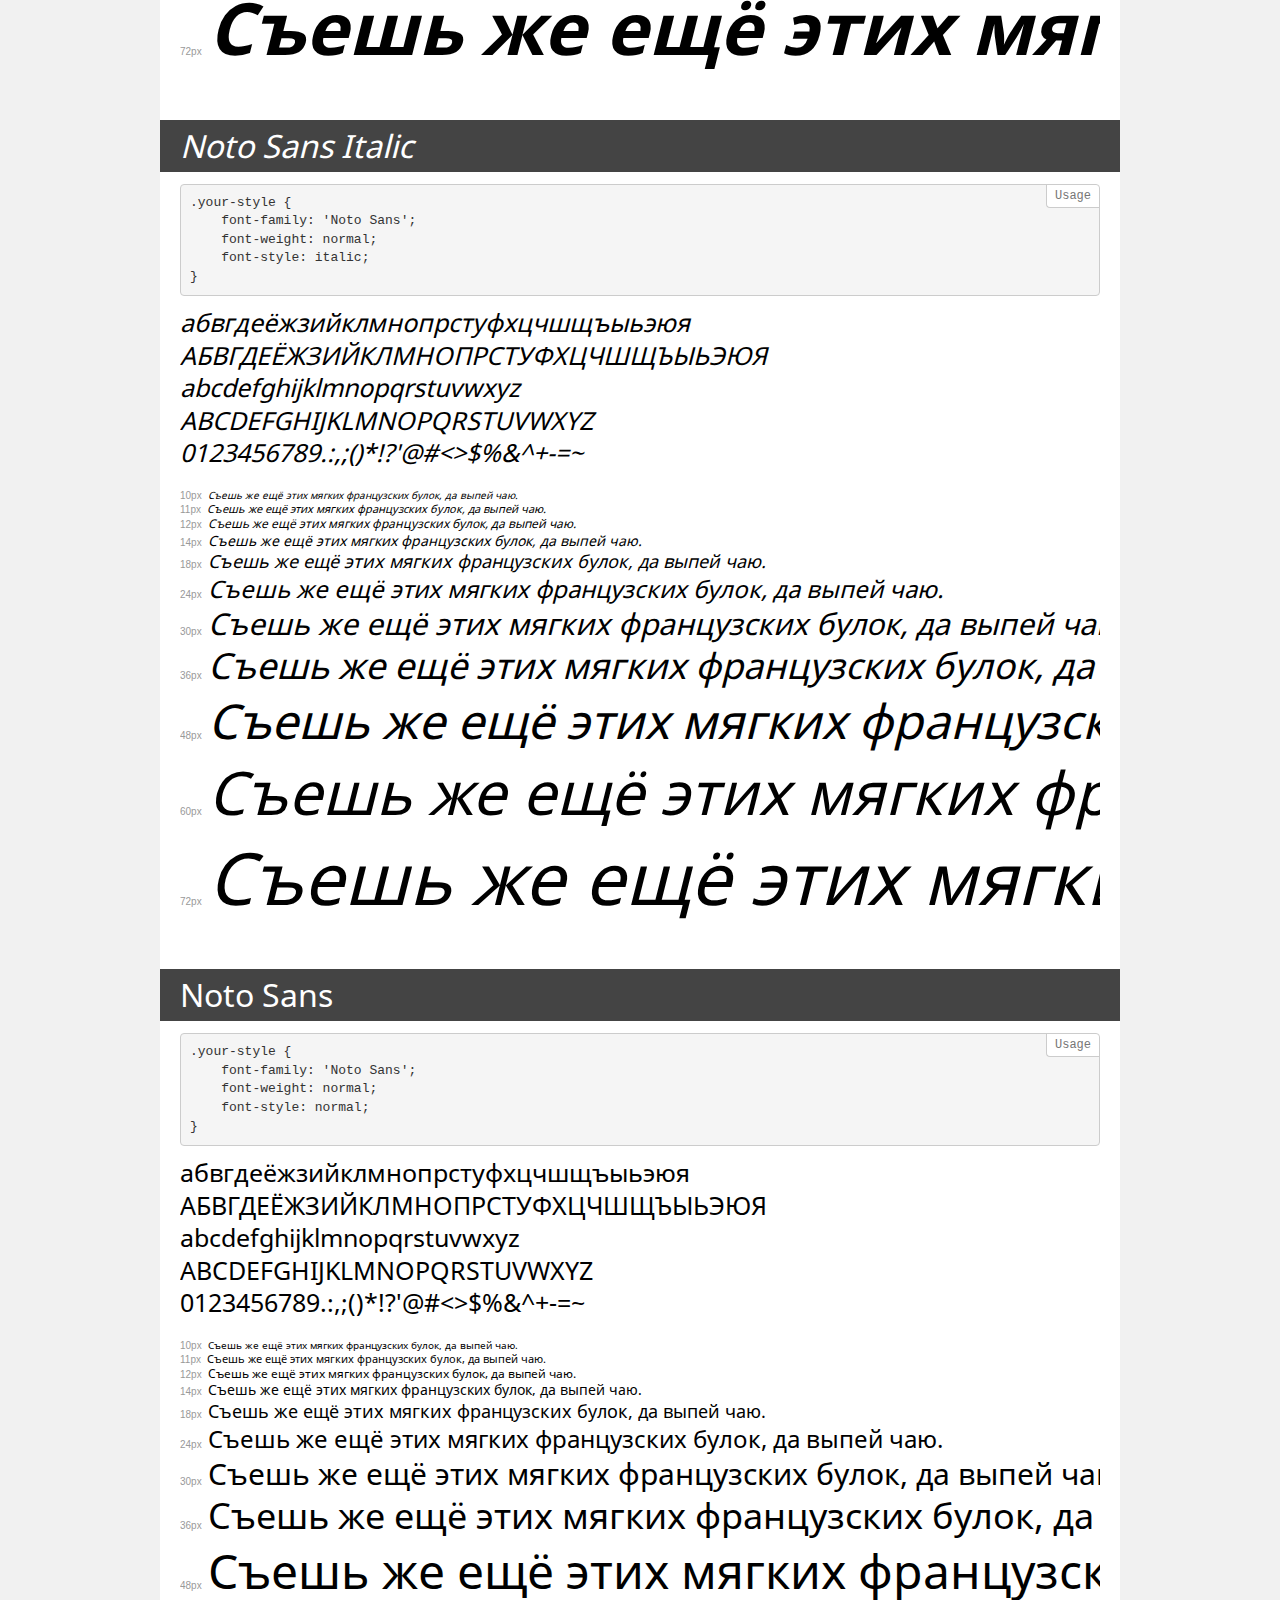
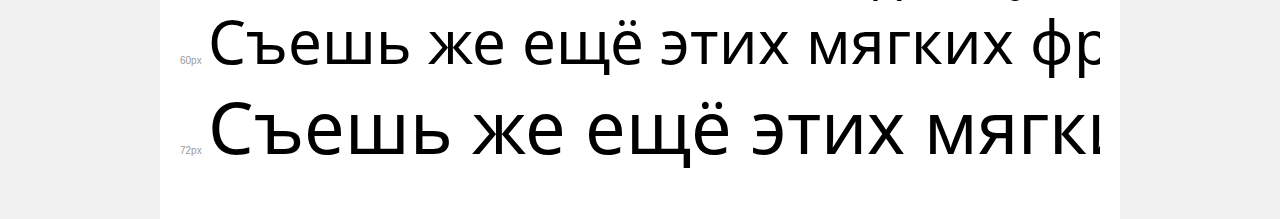
<file: docs/fonts/NotoSans/demo.html>
<!DOCTYPE html>
<html>
<head>
	<meta charset="utf-8">
	<meta http-equiv="X-UA-Compatible" content="IE=edge">
	<meta name="viewport" content="width=device-width, initial-scale=1">
	<meta name="robots" content="noindex, noarchive">
	<title>Transfonter demo</title>
	<link href="stylesheet.css" rel="stylesheet">
	<style>
		/*
		http://meyerweb.com/eric/tools/css/reset/
		v2.0 | 20110126
		License: none (public domain)
		*/
		html, body, div, span, applet, object, iframe,
		h1, h2, h3, h4, h5, h6, p, blockquote, pre,
		a, abbr, acronym, address, big, cite, code,
		del, dfn, em, img, ins, kbd, q, s, samp,
		small, strike, strong, sub, sup, tt, var,
		b, u, i, center,
		dl, dt, dd, ol, ul, li,
		fieldset, form, label, legend,
		table, caption, tbody, tfoot, thead, tr, th, td,
		article, aside, canvas, details, embed,
		figure, figcaption, footer, header, hgroup,
		menu, nav, output, ruby, section, summary,
		time, mark, audio, video {
			margin: 0;
			padding: 0;
			border: 0;
			font-size: 100%;
			font: inherit;
			vertical-align: baseline;
		}
		/* HTML5 display-role reset for older browsers */
		article, aside, details, figcaption, figure,
		footer, header, hgroup, menu, nav, section {
			display: block;
		}
		body {
			line-height: 1;
		}
		ol, ul {
			list-style: none;
		}
		blockquote, q {
			quotes: none;
		}
		blockquote:before, blockquote:after,
		q:before, q:after {
			content: '';
			content: none;
		}
		table {
			border-collapse: collapse;
			border-spacing: 0;
		}
		/* common styles */
		body {
			background: #f1f1f1;
			color: #000;
		}
		.page {
			background: #fff;
			width: 920px;
			margin: 0 auto;
			padding: 20px 20px 0 20px;
			overflow: hidden;
		}
		.font-container {
			overflow-x: auto;
			overflow-y: hidden;
			margin-bottom: 40px;
			line-height: 1.3;
			white-space: nowrap;
			padding-bottom: 5px;
		}
		h1 {
			position: relative;
			background: #444;
			font-size: 32px;
			color: #fff;
			padding: 10px 20px;
			margin: 0 -20px 12px -20px;
		}
		.letters {
			font-size: 25px;
			margin-bottom: 20px;
		}
		.s10:before {
			content: '10px';
		}
		.s11:before {
			content: '11px';
		}
		.s12:before {
			content: '12px';
		}
		.s14:before {
			content: '14px';
		}
		.s18:before {
			content: '18px';
		}
		.s24:before {
			content: '24px';
		}
		.s30:before {
			content: '30px';
		}
		.s36:before {
			content: '36px';
		}
		.s48:before {
			content: '48px';
		}
		.s60:before {
			content: '60px';
		}
		.s72:before {
			content: '72px';
		}
		.s10:before, .s11:before, .s12:before, .s14:before,
		.s18:before, .s24:before, .s30:before, .s36:before,
		.s48:before, .s60:before, .s72:before {
			font-family: Arial, sans-serif;
			font-size: 10px;
			font-weight: normal;
			font-style: normal;
			color: #999;
			padding-right: 6px;
		}
		pre {
			display: block;
			position: relative;
			padding: 9px;
			margin: 0 0 10px;
			font-family: Monaco, Menlo, Consolas, "Courier New", monospace !important;
			font-size: 13px;
			line-height: 1.428571429;
			color: #333;
			font-weight: normal !important;
			font-style: normal !important;
			background-color: #f5f5f5;
			border: 1px solid #ccc;
			overflow-x: auto;
			border-radius: 4px;
		}
		pre:after {
			display: block;
			position: absolute;
			right: 0;
			top: 0;
			content: 'Usage';
			line-height: 1;
			padding: 5px 8px;
			font-size: 12px;
			color: #767676;
			background-color: #fff;
			border: 1px solid #ccc;
			border-right: none;
			border-top: none;
			border-radius: 0 4px 0 4px;
			z-index: 10;
		}
		/* responsive */
		@media (max-width: 959px) {
			.page {
				width: auto;
				margin: 0;
			}
		}
	</style>
</head>
<body>
<div class="page">
	<div class="demo" style="font-family: 'Noto Sans'; font-weight: bold; font-style: normal;">
		<h1>Noto Sans Bold</h1>
		<pre>.your-style {
    font-family: 'Noto Sans';
    font-weight: bold;
    font-style: normal;
}</pre>
		<div class="font-container">
			<p class="letters">
				абвгдеёжзийклмнопрстуфхцчшщъыьэюя <br />
				АБВГДЕЁЖЗИЙКЛМНОПРСТУФХЦЧШЩЪЫЬЭЮЯ <br />
				abcdefghijklmnopqrstuvwxyz <br />
				ABCDEFGHIJKLMNOPQRSTUVWXYZ <br />				0123456789.:,;()*!?'@#<>$%&^+-=~
			</p>
			<p class="s10" style="font-size: 10px;">Съешь же ещё этих мягких французских булок, да выпей чаю.</p>
			<p class="s11" style="font-size: 11px;">Съешь же ещё этих мягких французских булок, да выпей чаю.</p>
			<p class="s12" style="font-size: 12px;">Съешь же ещё этих мягких французских булок, да выпей чаю.</p>
			<p class="s14" style="font-size: 14px;">Съешь же ещё этих мягких французских булок, да выпей чаю.</p>
			<p class="s18" style="font-size: 18px;">Съешь же ещё этих мягких французских булок, да выпей чаю.</p>
			<p class="s24" style="font-size: 24px;">Съешь же ещё этих мягких французских булок, да выпей чаю.</p>
			<p class="s30" style="font-size: 30px;">Съешь же ещё этих мягких французских булок, да выпей чаю.</p>
			<p class="s36" style="font-size: 36px;">Съешь же ещё этих мягких французских булок, да выпей чаю.</p>
			<p class="s48" style="font-size: 48px;">Съешь же ещё этих мягких французских булок, да выпей чаю.</p>
			<p class="s60" style="font-size: 60px;">Съешь же ещё этих мягких французских булок, да выпей чаю.</p>
			<p class="s72" style="font-size: 72px;">Съешь же ещё этих мягких французских булок, да выпей чаю.</p>
		</div>
	</div>
	<div class="demo" style="font-family: 'Noto Sans'; font-weight: bold; font-style: italic;">
		<h1>Noto Sans Bold Italic</h1>
		<pre>.your-style {
    font-family: 'Noto Sans';
    font-weight: bold;
    font-style: italic;
}</pre>
		<div class="font-container">
			<p class="letters">
				абвгдеёжзийклмнопрстуфхцчшщъыьэюя <br />
				АБВГДЕЁЖЗИЙКЛМНОПРСТУФХЦЧШЩЪЫЬЭЮЯ <br />
				abcdefghijklmnopqrstuvwxyz <br />
				ABCDEFGHIJKLMNOPQRSTUVWXYZ <br />				0123456789.:,;()*!?'@#<>$%&^+-=~
			</p>
			<p class="s10" style="font-size: 10px;">Съешь же ещё этих мягких французских булок, да выпей чаю.</p>
			<p class="s11" style="font-size: 11px;">Съешь же ещё этих мягких французских булок, да выпей чаю.</p>
			<p class="s12" style="font-size: 12px;">Съешь же ещё этих мягких французских булок, да выпей чаю.</p>
			<p class="s14" style="font-size: 14px;">Съешь же ещё этих мягких французских булок, да выпей чаю.</p>
			<p class="s18" style="font-size: 18px;">Съешь же ещё этих мягких французских булок, да выпей чаю.</p>
			<p class="s24" style="font-size: 24px;">Съешь же ещё этих мягких французских булок, да выпей чаю.</p>
			<p class="s30" style="font-size: 30px;">Съешь же ещё этих мягких французских булок, да выпей чаю.</p>
			<p class="s36" style="font-size: 36px;">Съешь же ещё этих мягких французских булок, да выпей чаю.</p>
			<p class="s48" style="font-size: 48px;">Съешь же ещё этих мягких французских булок, да выпей чаю.</p>
			<p class="s60" style="font-size: 60px;">Съешь же ещё этих мягких французских булок, да выпей чаю.</p>
			<p class="s72" style="font-size: 72px;">Съешь же ещё этих мягких французских булок, да выпей чаю.</p>
		</div>
	</div>
	<div class="demo" style="font-family: 'Noto Sans'; font-weight: normal; font-style: italic;">
		<h1>Noto Sans Italic</h1>
		<pre>.your-style {
    font-family: 'Noto Sans';
    font-weight: normal;
    font-style: italic;
}</pre>
		<div class="font-container">
			<p class="letters">
				абвгдеёжзийклмнопрстуфхцчшщъыьэюя <br />
				АБВГДЕЁЖЗИЙКЛМНОПРСТУФХЦЧШЩЪЫЬЭЮЯ <br />
				abcdefghijklmnopqrstuvwxyz <br />
				ABCDEFGHIJKLMNOPQRSTUVWXYZ <br />				0123456789.:,;()*!?'@#<>$%&^+-=~
			</p>
			<p class="s10" style="font-size: 10px;">Съешь же ещё этих мягких французских булок, да выпей чаю.</p>
			<p class="s11" style="font-size: 11px;">Съешь же ещё этих мягких французских булок, да выпей чаю.</p>
			<p class="s12" style="font-size: 12px;">Съешь же ещё этих мягких французских булок, да выпей чаю.</p>
			<p class="s14" style="font-size: 14px;">Съешь же ещё этих мягких французских булок, да выпей чаю.</p>
			<p class="s18" style="font-size: 18px;">Съешь же ещё этих мягких французских булок, да выпей чаю.</p>
			<p class="s24" style="font-size: 24px;">Съешь же ещё этих мягких французских булок, да выпей чаю.</p>
			<p class="s30" style="font-size: 30px;">Съешь же ещё этих мягких французских булок, да выпей чаю.</p>
			<p class="s36" style="font-size: 36px;">Съешь же ещё этих мягких французских булок, да выпей чаю.</p>
			<p class="s48" style="font-size: 48px;">Съешь же ещё этих мягких французских булок, да выпей чаю.</p>
			<p class="s60" style="font-size: 60px;">Съешь же ещё этих мягких французских булок, да выпей чаю.</p>
			<p class="s72" style="font-size: 72px;">Съешь же ещё этих мягких французских булок, да выпей чаю.</p>
		</div>
	</div>
	<div class="demo" style="font-family: 'Noto Sans'; font-weight: normal; font-style: normal;">
		<h1>Noto Sans</h1>
		<pre>.your-style {
    font-family: 'Noto Sans';
    font-weight: normal;
    font-style: normal;
}</pre>
		<div class="font-container">
			<p class="letters">
				абвгдеёжзийклмнопрстуфхцчшщъыьэюя <br />
				АБВГДЕЁЖЗИЙКЛМНОПРСТУФХЦЧШЩЪЫЬЭЮЯ <br />
				abcdefghijklmnopqrstuvwxyz <br />
				ABCDEFGHIJKLMNOPQRSTUVWXYZ <br />				0123456789.:,;()*!?'@#<>$%&^+-=~
			</p>
			<p class="s10" style="font-size: 10px;">Съешь же ещё этих мягких французских булок, да выпей чаю.</p>
			<p class="s11" style="font-size: 11px;">Съешь же ещё этих мягких французских булок, да выпей чаю.</p>
			<p class="s12" style="font-size: 12px;">Съешь же ещё этих мягких французских булок, да выпей чаю.</p>
			<p class="s14" style="font-size: 14px;">Съешь же ещё этих мягких французских булок, да выпей чаю.</p>
			<p class="s18" style="font-size: 18px;">Съешь же ещё этих мягких французских булок, да выпей чаю.</p>
			<p class="s24" style="font-size: 24px;">Съешь же ещё этих мягких французских булок, да выпей чаю.</p>
			<p class="s30" style="font-size: 30px;">Съешь же ещё этих мягких французских булок, да выпей чаю.</p>
			<p class="s36" style="font-size: 36px;">Съешь же ещё этих мягких французских булок, да выпей чаю.</p>
			<p class="s48" style="font-size: 48px;">Съешь же ещё этих мягких французских булок, да выпей чаю.</p>
			<p class="s60" style="font-size: 60px;">Съешь же ещё этих мягких французских булок, да выпей чаю.</p>
			<p class="s72" style="font-size: 72px;">Съешь же ещё этих мягких французских булок, да выпей чаю.</p>
		</div>
	</div>
</div>
</body>
</html>
</file>
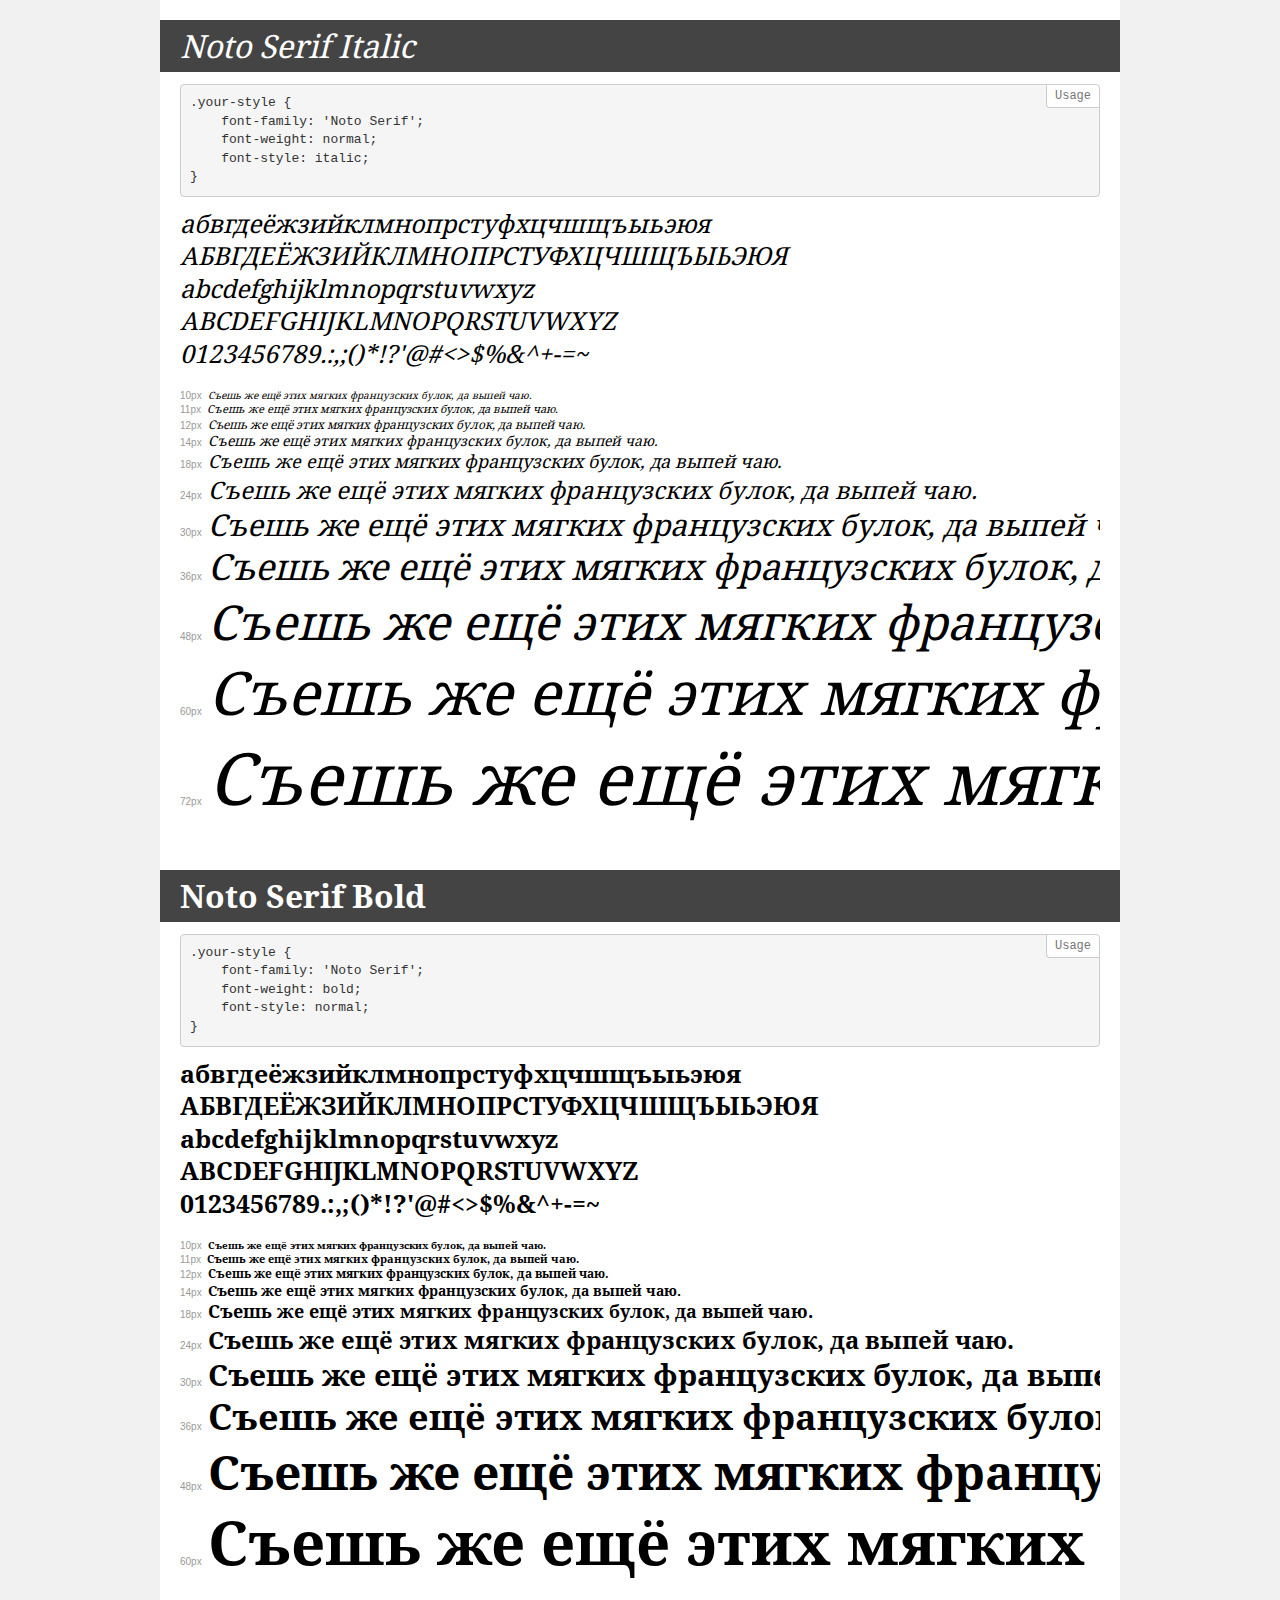
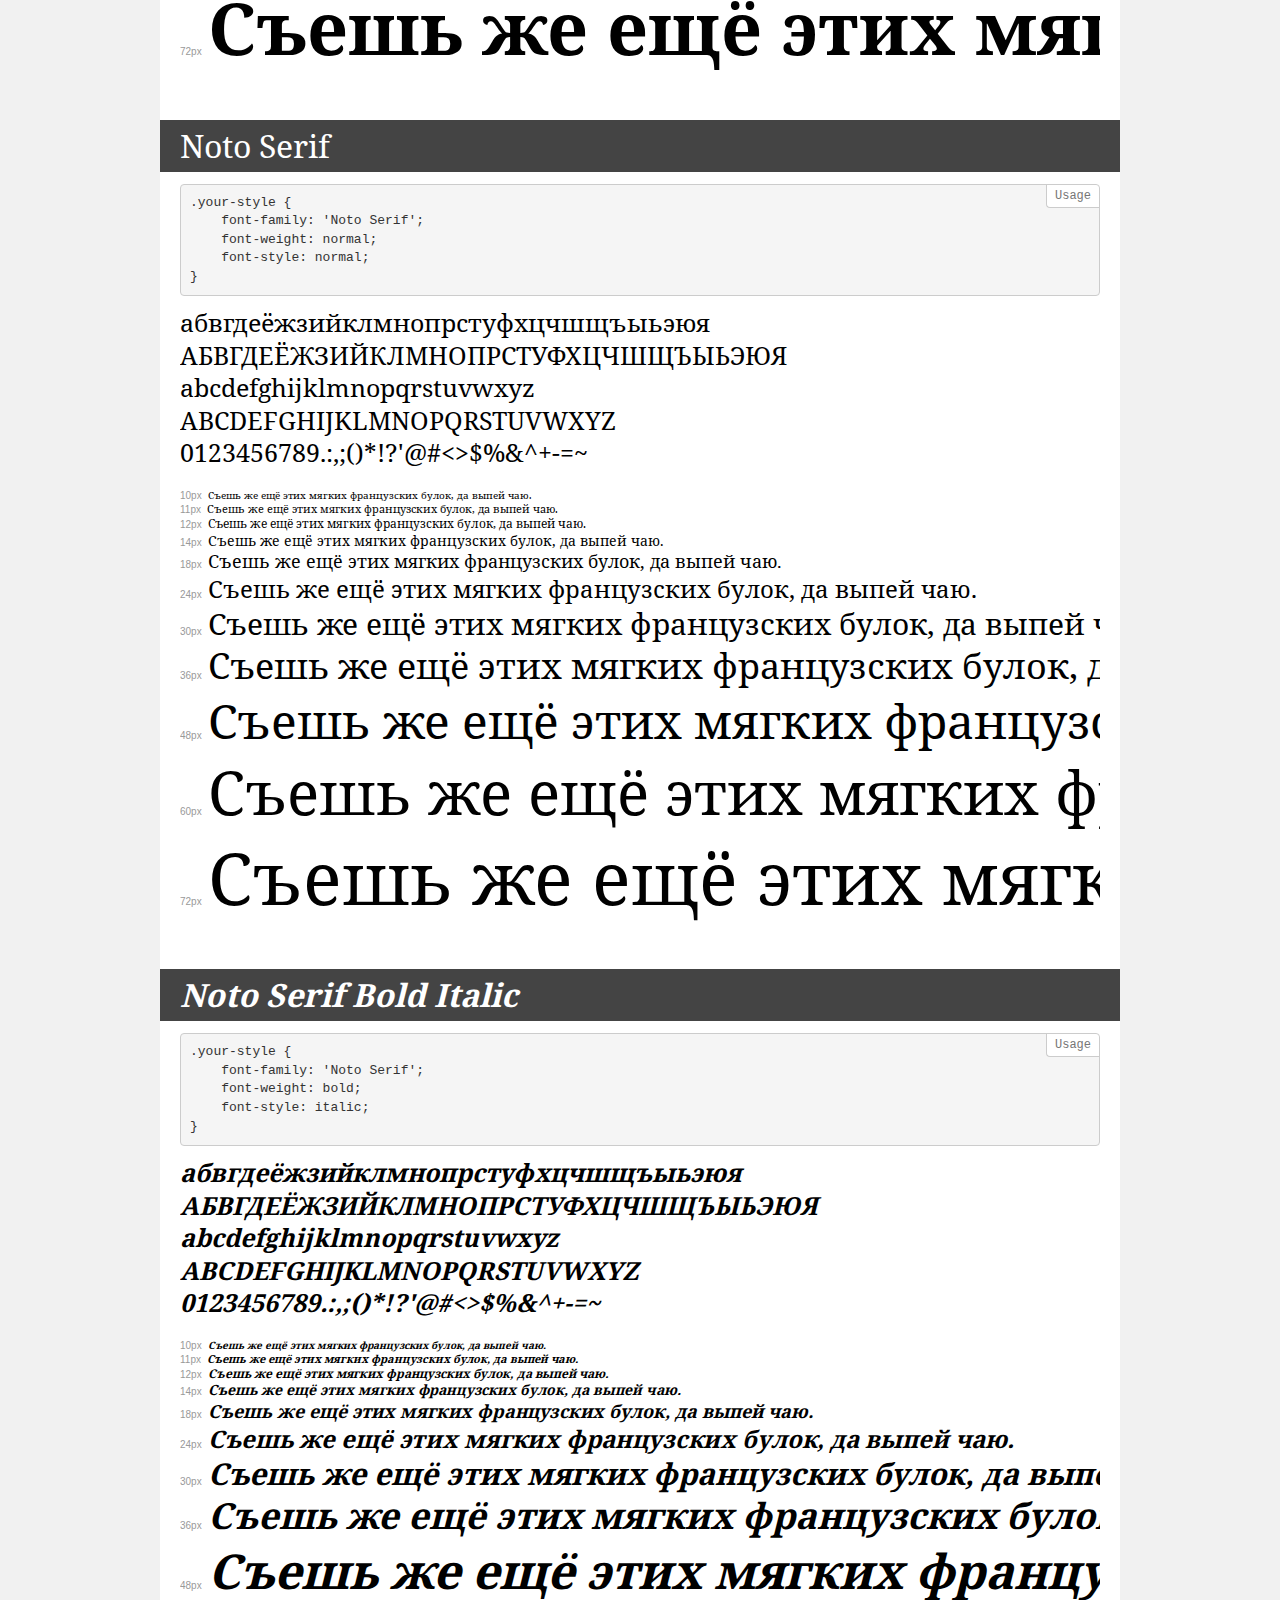
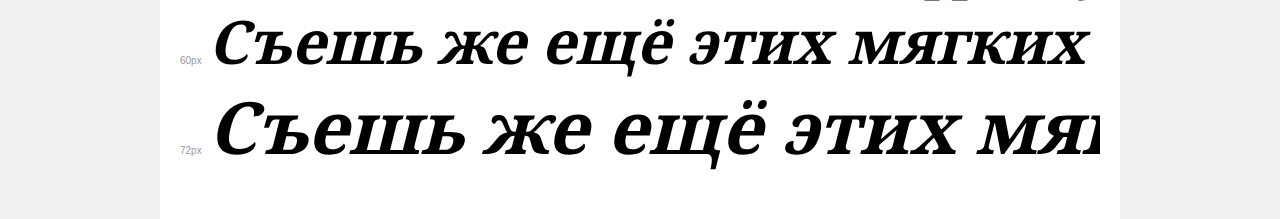
<file: docs/fonts/NotoSerif/demo.html>
<!DOCTYPE html>
<html>
<head>
	<meta charset="utf-8">
	<meta http-equiv="X-UA-Compatible" content="IE=edge">
	<meta name="viewport" content="width=device-width, initial-scale=1">
	<meta name="robots" content="noindex, noarchive">
	<title>Transfonter demo</title>
	<link href="stylesheet.css" rel="stylesheet">
	<style>
		/*
		http://meyerweb.com/eric/tools/css/reset/
		v2.0 | 20110126
		License: none (public domain)
		*/
		html, body, div, span, applet, object, iframe,
		h1, h2, h3, h4, h5, h6, p, blockquote, pre,
		a, abbr, acronym, address, big, cite, code,
		del, dfn, em, img, ins, kbd, q, s, samp,
		small, strike, strong, sub, sup, tt, var,
		b, u, i, center,
		dl, dt, dd, ol, ul, li,
		fieldset, form, label, legend,
		table, caption, tbody, tfoot, thead, tr, th, td,
		article, aside, canvas, details, embed,
		figure, figcaption, footer, header, hgroup,
		menu, nav, output, ruby, section, summary,
		time, mark, audio, video {
			margin: 0;
			padding: 0;
			border: 0;
			font-size: 100%;
			font: inherit;
			vertical-align: baseline;
		}
		/* HTML5 display-role reset for older browsers */
		article, aside, details, figcaption, figure,
		footer, header, hgroup, menu, nav, section {
			display: block;
		}
		body {
			line-height: 1;
		}
		ol, ul {
			list-style: none;
		}
		blockquote, q {
			quotes: none;
		}
		blockquote:before, blockquote:after,
		q:before, q:after {
			content: '';
			content: none;
		}
		table {
			border-collapse: collapse;
			border-spacing: 0;
		}
		/* common styles */
		body {
			background: #f1f1f1;
			color: #000;
		}
		.page {
			background: #fff;
			width: 920px;
			margin: 0 auto;
			padding: 20px 20px 0 20px;
			overflow: hidden;
		}
		.font-container {
			overflow-x: auto;
			overflow-y: hidden;
			margin-bottom: 40px;
			line-height: 1.3;
			white-space: nowrap;
			padding-bottom: 5px;
		}
		h1 {
			position: relative;
			background: #444;
			font-size: 32px;
			color: #fff;
			padding: 10px 20px;
			margin: 0 -20px 12px -20px;
		}
		.letters {
			font-size: 25px;
			margin-bottom: 20px;
		}
		.s10:before {
			content: '10px';
		}
		.s11:before {
			content: '11px';
		}
		.s12:before {
			content: '12px';
		}
		.s14:before {
			content: '14px';
		}
		.s18:before {
			content: '18px';
		}
		.s24:before {
			content: '24px';
		}
		.s30:before {
			content: '30px';
		}
		.s36:before {
			content: '36px';
		}
		.s48:before {
			content: '48px';
		}
		.s60:before {
			content: '60px';
		}
		.s72:before {
			content: '72px';
		}
		.s10:before, .s11:before, .s12:before, .s14:before,
		.s18:before, .s24:before, .s30:before, .s36:before,
		.s48:before, .s60:before, .s72:before {
			font-family: Arial, sans-serif;
			font-size: 10px;
			font-weight: normal;
			font-style: normal;
			color: #999;
			padding-right: 6px;
		}
		pre {
			display: block;
			position: relative;
			padding: 9px;
			margin: 0 0 10px;
			font-family: Monaco, Menlo, Consolas, "Courier New", monospace !important;
			font-size: 13px;
			line-height: 1.428571429;
			color: #333;
			font-weight: normal !important;
			font-style: normal !important;
			background-color: #f5f5f5;
			border: 1px solid #ccc;
			overflow-x: auto;
			border-radius: 4px;
		}
		pre:after {
			display: block;
			position: absolute;
			right: 0;
			top: 0;
			content: 'Usage';
			line-height: 1;
			padding: 5px 8px;
			font-size: 12px;
			color: #767676;
			background-color: #fff;
			border: 1px solid #ccc;
			border-right: none;
			border-top: none;
			border-radius: 0 4px 0 4px;
			z-index: 10;
		}
		/* responsive */
		@media (max-width: 959px) {
			.page {
				width: auto;
				margin: 0;
			}
		}
	</style>
</head>
<body>
<div class="page">
	<div class="demo" style="font-family: 'Noto Serif'; font-weight: normal; font-style: italic;">
		<h1>Noto Serif Italic</h1>
		<pre>.your-style {
    font-family: 'Noto Serif';
    font-weight: normal;
    font-style: italic;
}</pre>
		<div class="font-container">
			<p class="letters">
				абвгдеёжзийклмнопрстуфхцчшщъыьэюя <br />
				АБВГДЕЁЖЗИЙКЛМНОПРСТУФХЦЧШЩЪЫЬЭЮЯ <br />
				abcdefghijklmnopqrstuvwxyz <br />
				ABCDEFGHIJKLMNOPQRSTUVWXYZ <br />				0123456789.:,;()*!?'@#<>$%&^+-=~
			</p>
			<p class="s10" style="font-size: 10px;">Съешь же ещё этих мягких французских булок, да выпей чаю.</p>
			<p class="s11" style="font-size: 11px;">Съешь же ещё этих мягких французских булок, да выпей чаю.</p>
			<p class="s12" style="font-size: 12px;">Съешь же ещё этих мягких французских булок, да выпей чаю.</p>
			<p class="s14" style="font-size: 14px;">Съешь же ещё этих мягких французских булок, да выпей чаю.</p>
			<p class="s18" style="font-size: 18px;">Съешь же ещё этих мягких французских булок, да выпей чаю.</p>
			<p class="s24" style="font-size: 24px;">Съешь же ещё этих мягких французских булок, да выпей чаю.</p>
			<p class="s30" style="font-size: 30px;">Съешь же ещё этих мягких французских булок, да выпей чаю.</p>
			<p class="s36" style="font-size: 36px;">Съешь же ещё этих мягких французских булок, да выпей чаю.</p>
			<p class="s48" style="font-size: 48px;">Съешь же ещё этих мягких французских булок, да выпей чаю.</p>
			<p class="s60" style="font-size: 60px;">Съешь же ещё этих мягких французских булок, да выпей чаю.</p>
			<p class="s72" style="font-size: 72px;">Съешь же ещё этих мягких французских булок, да выпей чаю.</p>
		</div>
	</div>
	<div class="demo" style="font-family: 'Noto Serif'; font-weight: bold; font-style: normal;">
		<h1>Noto Serif Bold</h1>
		<pre>.your-style {
    font-family: 'Noto Serif';
    font-weight: bold;
    font-style: normal;
}</pre>
		<div class="font-container">
			<p class="letters">
				абвгдеёжзийклмнопрстуфхцчшщъыьэюя <br />
				АБВГДЕЁЖЗИЙКЛМНОПРСТУФХЦЧШЩЪЫЬЭЮЯ <br />
				abcdefghijklmnopqrstuvwxyz <br />
				ABCDEFGHIJKLMNOPQRSTUVWXYZ <br />				0123456789.:,;()*!?'@#<>$%&^+-=~
			</p>
			<p class="s10" style="font-size: 10px;">Съешь же ещё этих мягких французских булок, да выпей чаю.</p>
			<p class="s11" style="font-size: 11px;">Съешь же ещё этих мягких французских булок, да выпей чаю.</p>
			<p class="s12" style="font-size: 12px;">Съешь же ещё этих мягких французских булок, да выпей чаю.</p>
			<p class="s14" style="font-size: 14px;">Съешь же ещё этих мягких французских булок, да выпей чаю.</p>
			<p class="s18" style="font-size: 18px;">Съешь же ещё этих мягких французских булок, да выпей чаю.</p>
			<p class="s24" style="font-size: 24px;">Съешь же ещё этих мягких французских булок, да выпей чаю.</p>
			<p class="s30" style="font-size: 30px;">Съешь же ещё этих мягких французских булок, да выпей чаю.</p>
			<p class="s36" style="font-size: 36px;">Съешь же ещё этих мягких французских булок, да выпей чаю.</p>
			<p class="s48" style="font-size: 48px;">Съешь же ещё этих мягких французских булок, да выпей чаю.</p>
			<p class="s60" style="font-size: 60px;">Съешь же ещё этих мягких французских булок, да выпей чаю.</p>
			<p class="s72" style="font-size: 72px;">Съешь же ещё этих мягких французских булок, да выпей чаю.</p>
		</div>
	</div>
	<div class="demo" style="font-family: 'Noto Serif'; font-weight: normal; font-style: normal;">
		<h1>Noto Serif</h1>
		<pre>.your-style {
    font-family: 'Noto Serif';
    font-weight: normal;
    font-style: normal;
}</pre>
		<div class="font-container">
			<p class="letters">
				абвгдеёжзийклмнопрстуфхцчшщъыьэюя <br />
				АБВГДЕЁЖЗИЙКЛМНОПРСТУФХЦЧШЩЪЫЬЭЮЯ <br />
				abcdefghijklmnopqrstuvwxyz <br />
				ABCDEFGHIJKLMNOPQRSTUVWXYZ <br />				0123456789.:,;()*!?'@#<>$%&^+-=~
			</p>
			<p class="s10" style="font-size: 10px;">Съешь же ещё этих мягких французских булок, да выпей чаю.</p>
			<p class="s11" style="font-size: 11px;">Съешь же ещё этих мягких французских булок, да выпей чаю.</p>
			<p class="s12" style="font-size: 12px;">Съешь же ещё этих мягких французских булок, да выпей чаю.</p>
			<p class="s14" style="font-size: 14px;">Съешь же ещё этих мягких французских булок, да выпей чаю.</p>
			<p class="s18" style="font-size: 18px;">Съешь же ещё этих мягких французских булок, да выпей чаю.</p>
			<p class="s24" style="font-size: 24px;">Съешь же ещё этих мягких французских булок, да выпей чаю.</p>
			<p class="s30" style="font-size: 30px;">Съешь же ещё этих мягких французских булок, да выпей чаю.</p>
			<p class="s36" style="font-size: 36px;">Съешь же ещё этих мягких французских булок, да выпей чаю.</p>
			<p class="s48" style="font-size: 48px;">Съешь же ещё этих мягких французских булок, да выпей чаю.</p>
			<p class="s60" style="font-size: 60px;">Съешь же ещё этих мягких французских булок, да выпей чаю.</p>
			<p class="s72" style="font-size: 72px;">Съешь же ещё этих мягких французских булок, да выпей чаю.</p>
		</div>
	</div>
	<div class="demo" style="font-family: 'Noto Serif'; font-weight: bold; font-style: italic;">
		<h1>Noto Serif Bold Italic</h1>
		<pre>.your-style {
    font-family: 'Noto Serif';
    font-weight: bold;
    font-style: italic;
}</pre>
		<div class="font-container">
			<p class="letters">
				абвгдеёжзийклмнопрстуфхцчшщъыьэюя <br />
				АБВГДЕЁЖЗИЙКЛМНОПРСТУФХЦЧШЩЪЫЬЭЮЯ <br />
				abcdefghijklmnopqrstuvwxyz <br />
				ABCDEFGHIJKLMNOPQRSTUVWXYZ <br />				0123456789.:,;()*!?'@#<>$%&^+-=~
			</p>
			<p class="s10" style="font-size: 10px;">Съешь же ещё этих мягких французских булок, да выпей чаю.</p>
			<p class="s11" style="font-size: 11px;">Съешь же ещё этих мягких французских булок, да выпей чаю.</p>
			<p class="s12" style="font-size: 12px;">Съешь же ещё этих мягких французских булок, да выпей чаю.</p>
			<p class="s14" style="font-size: 14px;">Съешь же ещё этих мягких французских булок, да выпей чаю.</p>
			<p class="s18" style="font-size: 18px;">Съешь же ещё этих мягких французских булок, да выпей чаю.</p>
			<p class="s24" style="font-size: 24px;">Съешь же ещё этих мягких французских булок, да выпей чаю.</p>
			<p class="s30" style="font-size: 30px;">Съешь же ещё этих мягких французских булок, да выпей чаю.</p>
			<p class="s36" style="font-size: 36px;">Съешь же ещё этих мягких французских булок, да выпей чаю.</p>
			<p class="s48" style="font-size: 48px;">Съешь же ещё этих мягких французских булок, да выпей чаю.</p>
			<p class="s60" style="font-size: 60px;">Съешь же ещё этих мягких французских булок, да выпей чаю.</p>
			<p class="s72" style="font-size: 72px;">Съешь же ещё этих мягких французских булок, да выпей чаю.</p>
		</div>
	</div>
</div>
</body>
</html>
</file>
<file: docs/css/main.css>
/*Первым должен идти файл с переменными*/
/*После идут миксины, функции*/
/*
 * Box-sizing-model
 */
*,
*:before,
*:after {
  -moz-box-sizing: border-box;
  -webkit-box-sizing: border-box;
  box-sizing: border-box;
}
/*
 * Responsive images
*/
img {
  max-width: 100%;
  height: auto;
}
/*
 * Cursor change on hover on Buttons
*/
input[type="submit"] {
  cursor: pointer;
}
/*
 * A better looking default horizontal rule
 */
hr {
  display: block;
  height: 1px;
  border: 0;
  border-top: 1px solid #ccc;
  margin: 1em 0;
  padding: 0;
}
/*
 * Allow only vertical resizing of textareas.
 */
textarea {
  resize: vertical;
}
/*
 * Clearfix: contain floats
 *
 * For modern browsers
 * 1. The space content is one way to avoid an Opera bug when the
 *    `contenteditable` attribute is included anywhere else in the document.
 *    Otherwise it causes space to appear at the top and bottom of elements
 *    that receive the `clearfix` class.
 * 2. The use of `table` rather than `block` is only necessary if using
 *    `:before` to contain the top-margins of child elements.
 */
.clearfix:before,
.clearfix:after {
  content: " ";
  /* 1 */
  display: table;
  /* 2 */
}
.clearfix:after {
  clear: both;
}
.clear {
  clear: both;
  height: 0;
  width: 0;
  visibility: hidden;
}
/* ==========================================================================
   Browser Upgrade Prompt
   ========================================================================== */
.browserupgrade {
  margin: 0.2em 0;
  background: #ccc;
  color: #000;
  padding: 0.2em 0;
}
html,
body {
  height: 100%;
  min-width: 320px;
}
html {
  font-size: 10px;
  line-height: 1.4;
}
body {
  font-size: 1.6rem;
  /*10px * 1.6 = 16px*/
  font-family: 'Noto Sans';
}
p {
  font-size: 14px;
  line-height: 24px;
  color: #828282;
}
.subtitle_text {
  font-size: 14px;
  line-height: 24px;
  color: #828282;
  margin-top: 0;
  margin-bottom: 50px;
}
.heading {
  color: #333;
  font-size: 28px;
  margin-bottom: 30px;
  font-weight: 700;
  margin-top: 0;
  position: relative;
}
@media (min-width: 1200px) {
  .heading {
    font-size: 38px;
    margin-bottom: 40px;
  }
}
.heading--smaller-margin {
  margin-bottom: 20px;
}
.heading--number:before {
  height: 26px;
  width: 26px;
  display: block;
  -webkit-border-radius: 13px;
  border-radius: 13px;
  background-color: #FFC80A;
  color: #fff;
  font-size: 16px;
  font-weight: 700;
  padding-top: 4.5px;
  padding-left: 8.5px;
  position: absolute;
  left: -9px;
  top: -40px;
  content: "0";
}
@media (min-width: 1200px) {
  .heading--number:before {
    left: -20px;
    top: -25px;
  }
}
.heading--number-1:before {
  content: "1";
}
.heading--number-2:before {
  content: "2";
}
.section {
  padding-top: 45px;
  padding-bottom: 50px;
}
@media (min-width: 1170px) {
  .section {
    padding-top: 70px;
    padding-bottom: 20px;
  }
}
.section--p-t-70 {
  padding-top: 70px;
}
@media (min-width: 992px) {
  .section--m-p-b-0 {
    padding-bottom: 0;
  }
}
.block {
  background: #EE82EE;
  padding: 20px;
  color: #000;
  font-size: 32px;
  text-align: center;
  margin-top: 30px;
  margin-bottom: 30px;
}
.line {
  border-top: 1px solid #eaeff5;
}
/* ---------- Desktop First Method ---------- */
/*Medium Devices, Desktops - adaptive styles before 992px*/
/*Small Devices, Tables - adaptive styles before 768px*/
/*Extra Small Devices, Phones - adaptive styles before 480px*/
/*Custom, Iphone Retina - adaptive styles before 320px*/
.logo {
  text-align: center;
  padding-top: 32px;
  padding-bottom: 40px;
  padding-top: 80px;
}
@media (min-width: 992px) {
  .logo {
    padding-top: 30px;
  }
}
.logo__name {
  font-size: 33px;
  line-height: 1.5;
  color: #000000;
  font-weight: 700;
  letter-spacing: 5.5px;
  text-transform: uppercase;
}
@media (min-width: 768px) {
  .logo__name {
    font-size: 38px;
    letter-spacing: 7px;
  }
}
.logo__slogan {
  font-size: 14px;
  line-height: 1;
  color: #a1bbd9;
  font-weight: 700;
  letter-spacing: 7px;
  text-transform: uppercase;
}
@media (min-width: 768px) {
  .logo__slogan {
    font-size: 16px;
    letter-spacing: 9px;
  }
}
.navigation {
  background-color: #38383A;
  color: #fff;
  font-size: 14px;
  font-weight: 700;
  letter-spacing: 3px;
  text-transform: uppercase;
  position: fixed;
  top: 0;
  left: 0;
  right: 0;
  z-index: 2;
}
@media (min-width: 992px) {
  .navigation {
    position: static;
  }
}
@media (min-width: 992px) {
  .navigation {
    background-color: #38383A;
    padding-top: 23px;
    padding-bottom: 23px;
  }
}
.navigation a {
  color: #fff;
  text-decoration: none;
  padding-top: 22px;
  padding-bottom: 22px;
  display: block;
  padding-left: 15px;
  padding-right: 15px;
}
@media (min-width: 992px) {
  .navigation a {
    padding: 0;
    display: inline;
  }
}
.navigation a:hover,
.navigation a.active {
  color: #ffcc00;
}
.navigation ul {
  display: none;
  margin: 0;
  padding: 0;
  list-style-type: none;
  /*убираем маркеры*/
  justify-content: space-between;
  /*выравнивание по главноей оси*/
  background-color: #35577D;
}
@media (min-width: 992px) {
  .navigation ul {
    display: flex;
    background-color: transparent;
  }
}
.navigation li {
  margin: 0;
  padding: 0;
  border-bottom: 1px solid #466a92;
}
@media (min-width: 992px) {
  .navigation li {
    border-bottom: none;
    padding: 0;
  }
}
.navigation li.active {
  color: #ffcc00;
}
.navigation__toggle-button {
  display: block;
  position: relative;
  cursor: pointer;
  padding-top: 23px;
  padding-bottom: 23px;
  padding-left: 15px;
  padding-right: 15px;
  background-color: #38383A;
}
.navigation__toggle-button:before {
  content: "";
  position: absolute;
  top: 23px;
  right: 15px;
  width: 25px;
  height: 20px;
  background: url('../img/icons/navigation-icon.png');
  background-repeat: no-repeat;
  background-position: 0 0;
}
.navigation__toggle-button:focus,
.navigation__toggle-buttonactive {
  background-color: #16385F;
}
@media (min-width: 992px) {
  .navigation__toggle-button {
    display: none;
  }
}
.navigation__toggle-button--active {
  background-color: #16385F;
}
.container--mobile--no-padding {
  padding-left: 0;
  padding-right: 0;
  width: 100%;
}
@media (min-width: 992px) {
  .container--mobile--no-padding {
    padding-left: 15px;
    padding-right: 15px;
  }
}
@media (min-width: 1170px) {
  .container--mobile--no-padding {
    width: 1170px;
  }
}
.slider {
  background-color: #295489;
  padding-top: 100px;
  padding-bottom: 127px;
  background-image: url('../img/bg/slider-bg.jpg');
  background-repeat: no-repeat;
  background-position: center;
  -webkit-background-size: cover;
  -o-background-size: cover;
  background-size: cover;
}
.slider__title {
  font-size: 28px;
  line-height: 38px;
  color: #FFF;
  letter-spacing: -0.5px;
  font-weight: 700;
  text-align: center;
  margin-bottom: 15px;
}
@media (min-width: 992px) {
  .slider__title {
    font-size: 32px;
    line-height: 42px;
  }
}
.slider__slogan {
  font-family: 'Noto Serif';
  font-size: 18px;
  line-height: 28px;
  color: #cddfe0;
  text-align: center;
}
@media (min-width: 992px) {
  .slider__slogan {
    font-size: 22px;
    line-height: 32px;
  }
}
/*
* 	Owl Carousel Owl Demo Theme 
*	v1.3.3
*/
.top-slider-theme .owl-controls {
  margin-top: 10px;
  text-align: center;
}
/* Styling Next and Prev buttons */
.top-slider-theme .owl-controls .owl-buttons div {
  display: none;
  position: absolute;
  width: 72px;
  height: 72px;
  background-repeat: no-repeat;
  background-position: left top;
}
@media (min-width: 768px) {
  .top-slider-theme .owl-controls .owl-buttons div {
    display: block;
  }
}
/* Clickable class fix problem with hover on touch devices */
/* Use it for non-touch hover action */
/* Styling Pagination*/
.owl-pagination {
  position: absolute;
  bottom: -62px;
  width: 100%;
}
@media (min-width: 992px) {
  .owl-pagination {
    display: none;
  }
}
.top-slider-theme .owl-controls .owl-page {
  display: inline-block;
  zoom: 1;
  *display: inline;
  /*IE7 life-saver */
}
.top-slider-theme .owl-controls .owl-page span {
  display: block;
  width: 12px;
  height: 12px;
  margin: 5px 7px;
  filter: alpha(opacity=50);
  /*IE7 fix*/
  opacity: 0.5;
  -webkit-border-radius: 20px;
  -moz-border-radius: 20px;
  border-radius: 20px;
  background: #fff;
}
.top-slider-theme .owl-controls .owl-page.active span,
.top-slider-theme .owl-controls.clickable .owl-page:hover span {
  filter: alpha(opacity=100);
  /*IE7 fix*/
  opacity: 1;
}
/* If PaginationNumbers is true */
.top-slider-theme .owl-controls .owl-page span.owl-numbers {
  height: auto;
  width: auto;
  color: #FFF;
  padding: 2px 10px;
  font-size: 12px;
  -webkit-border-radius: 30px;
  -moz-border-radius: 30px;
  border-radius: 30px;
}
/* preloading images */
.owl-item.loading {
  min-height: 150px;
  background: url(AjaxLoader.gif) no-repeat center center;
}
.owl-prev {
  left: 0;
  background-image: url('../img/icons/arrow-left.png');
  top: 50%;
  margin-top: -36px;
}
.owl-next {
  right: 0;
  background-image: url('../img/icons/arrow-right.png');
  top: 50%;
  margin-top: -36px;
}
.benefit-block {
  padding-bottom: 45px;
}
.benefit-block:last-child {
  padding-bottom: 0;
}
@media (min-width: 762px) {
  .benefit-block:nth-last-child(2) {
    padding-bottom: 0px;
  }
  .benefit-block:last-child {
    padding-bottom: 0px;
  }
}
@media (min-width: 1200px) {
  .benefit-block {
    margin-bottom: 24px;
  }
}
.benefit-block__images {
  height: 130px;
  margin-bottom: 18px;
  display: table;
  width: 100%;
}
@media (min-width: 1200px) {
  .benefit-block__images {
    margin-bottom: 24px;
  }
}
.benefit-block__images div {
  display: table-cell;
  vertical-align: middle;
  text-align: center;
}
.benefit-block__images img {
  display: inline-block;
}
.benefit-block__header {
  font-weight: 700;
  font-size: 18px;
  line-height: 24px;
  color: #333;
  margin-bottom: 15px;
}
@media (min-width: 1200px) {
  .benefit-block__header {
    font-size: 22px;
    line-height: 28px;
  }
}
.benefit-block__text {
  font-size: 14px;
  line-height: 24px;
  color: #9b9b9b;
}
.service-description__content {
  font-size: 14px;
  line-height: 24px;
  color: #A1A1A1;
  text-align: left;
}
.service-description__content p {
  margin-top: 0;
  margin-bottom: 22px;
}
.service-description__button-arrow {
  display: block;
  width: 40px;
  height: 40px;
  background-image: url('../img/icons/arrow-orange.png');
  background-repeat: no-repeat;
  background-position: left top;
}
.package {
  text-align: center;
  -webkit-border-radius: 7px;
  border-radius: 7px;
  background-color: #ffffff;
  box-shadow: 0px 10px 40px 0px rgba(99, 117, 138, 0.3);
  padding-top: 34px;
  padding-bottom: 47px;
  padding-left: 25px;
  padding-right: 25px;
  margin-bottom: 40px;
}
.package.last {
  margin-bottom: 0;
}
@media (min-width: 768px) {
  .package {
    margin-bottom: 0;
  }
}
.package__type {
  font-size: 12px;
  color: #242526;
  margin-bottom: 20px;
  text-transform: uppercase;
}
.package__price {
  font-weight: 700;
  font-size: 48px;
  line-height: 1;
  color: #242526;
  margin-bottom: 24px;
}
.package__price:after {
  content: "c";
  font-family: 'ALS Rubl';
}
.package__period {
  color: #242526;
  font-size: 12px;
  margin-bottom: 35px;
}
.package__benefits {
  font-size: 14px;
  line-height: 20px;
  margin-bottom: 40px;
}
.package__benefits ul {
  margin: 0;
  padding: 0;
  list-style-type: none;
}
.package__benefits ul li {
  margin: 0;
  padding: 0;
  margin-bottom: 10px;
}
.package__benefits ul li:before {
  content: "";
  width: 12px;
  height: 12px;
  background-image: url('../img/icons/ok-icon.png');
  background-repeat: no-repeat;
  background-position: left 2px;
  display: inline-block;
  margin-right: 10px;
}
.button {
  background-color: #252525;
  box-shadow: 0px 8px 16px 0px rgba(171, 171, 171, 0.6);
  letter-spacing: 1px;
  font-size: 14px;
  color: #FFF;
  text-transform: uppercase;
  text-align: center;
  line-height: 1;
  display: inline-block;
  padding-top: 14px;
  padding-bottom: 14px;
  padding-left: 44px;
  padding-right: 44px;
  -webkit-border-radius: 22px;
  border-radius: 22px;
  font-weight: 700;
  cursor: pointer;
}
.button:hover,
.button:active,
.button:focus {
  background-color: #ffc80a;
  text-decoration: none;
  color: #FFF;
}
.button--orange {
  background-color: #ffc80a;
  padding-left: 30px;
  padding-right: 30px;
}
.button--orange:hover,
.button--orange:active,
.button--orange:focus {
  text-decoration: none;
  color: #000;
}
.footer {
  background: #252525;
}
.footer p {
  color: #636363;
}
.footer__title {
  color: #EDEEEF;
  font-size: 12px;
  margin-bottom: 25px;
  text-transform: uppercase;
  font-weight: 700;
}
.footer__nav {
  margin: 0;
  padding: 0;
  list-style-type: none;
  font-size: 14px;
  color: #636363;
  line-height: 20px;
  margin-bottom: 57px;
}
.footer__nav li {
  margin: 0;
  padding: 0;
  margin-bottom: 16px;
}
.footer__nav a {
  color: #636363;
  text-decoration: none;
}
.footer__nav a:hover {
  color: #ffc80a;
  text-decoration: none;
}
</file>
<file: docs/fonts/NotoSans/stylesheet.css>
/* This stylesheet generated by Transfonter (https://transfonter.org) on July 5, 2017 12:57 AM */

@font-face {
	font-family: 'Noto Sans';
	src: url('NotoSans-Bold.eot');
	src: local('Noto Sans Bold'), local('NotoSans-Bold'),
		url('NotoSans-Bold.eot?#iefix') format('embedded-opentype'),
		url('NotoSans-Bold.woff') format('woff'),
		url('NotoSans-Bold.ttf') format('truetype');
	font-weight: bold;
	font-style: normal;
}

/*@font-face {
	font-family: 'Noto Sans';
	src: url('NotoSans-BoldItalic.eot');
	src: local('Noto Sans Bold Italic'), local('NotoSans-BoldItalic'),
		url('NotoSans-BoldItalic.eot?#iefix') format('embedded-opentype'),
		url('NotoSans-BoldItalic.woff') format('woff'),
		url('NotoSans-BoldItalic.ttf') format('truetype');
	font-weight: bold;
	font-style: italic;
}*/

/*@font-face {
	font-family: 'Noto Sans';
	src: url('NotoSans-Italic.eot');
	src: local('Noto Sans Italic'), local('NotoSans-Italic'),
		url('NotoSans-Italic.eot?#iefix') format('embedded-opentype'),
		url('NotoSans-Italic.woff') format('woff'),
		url('NotoSans-Italic.ttf') format('truetype');
	font-weight: normal;
	font-style: italic;
}*/

@font-face {
	font-family: 'Noto Sans';
	src: url('NotoSans.eot');
	src: local('Noto Sans'), local('NotoSans'),
		url('NotoSans.eot?#iefix') format('embedded-opentype'),
		url('NotoSans.woff') format('woff'),
		url('NotoSans.ttf') format('truetype');
	font-weight: normal;
	font-style: normal;
}
</file>
<file: docs/fonts/NotoSerif/stylesheet.css>
/* This stylesheet generated by Transfonter (https://transfonter.org) on September 22, 2017 5:02 PM */

/*@font-face {
	font-family: 'Noto Serif';
	src: url('NotoSerif-Italic.eot');
	src: local('Noto Serif Italic'), local('NotoSerif-Italic'),
		url('NotoSerif-Italic.eot?#iefix') format('embedded-opentype'),
		url('NotoSerif-Italic.woff') format('woff'),
		url('NotoSerif-Italic.ttf') format('truetype');
	font-weight: normal;
	font-style: italic;
}*/

@font-face {
	font-family: 'Noto Serif';
	src: url('NotoSerif-Bold.eot');
	src: local('Noto Serif Bold'), local('NotoSerif-Bold'),
		url('NotoSerif-Bold.eot?#iefix') format('embedded-opentype'),
		url('NotoSerif-Bold.woff') format('woff'),
		url('NotoSerif-Bold.ttf') format('truetype');
	font-weight: bold;
	font-style: normal;
}

@font-face {
	font-family: 'Noto Serif';
	src: url('NotoSerif.eot');
	src: local('Noto Serif'), local('NotoSerif'),
		url('NotoSerif.eot?#iefix') format('embedded-opentype'),
		url('NotoSerif.woff') format('woff'),
		url('NotoSerif.ttf') format('truetype');
	font-weight: normal;
	font-style: normal;
}

/*@font-face {
	font-family: 'Noto Serif';
	src: url('NotoSerif-BoldItalic.eot');
	src: local('Noto Serif Bold Italic'), local('NotoSerif-BoldItalic'),
		url('NotoSerif-BoldItalic.eot?#iefix') format('embedded-opentype'),
		url('NotoSerif-BoldItalic.woff') format('woff'),
		url('NotoSerif-BoldItalic.ttf') format('truetype');
	font-weight: bold;
	font-style: italic;
}*/
</file>
<file: docs/fonts/als-rubl-cufonfonts-webfont/style.css>
/* #### Generated By: http://www.cufonfonts.com #### */

@font-face {
font-family: 'ALS Rubl';
font-style: normal;
font-weight: normal;
src: local('ALS Rubl'), url('rouble.woff') format('woff');
}
</file>
<file: docs/libs/magic-master/magic.css>
@charset "UTF-8";
/*
Magic - Ver 1.3.0 - https://minimamente.com
Licensed under the MIT license
Copyright (c) 2018 Christian Pucci
*/
.magictime {
    -webkit-animation-duration: 1s;
            animation-duration: 1s;
    -webkit-animation-fill-mode: both;
            animation-fill-mode: both;
}

.puffIn {
  -webkit-animation-name: puffIn;
          animation-name: puffIn;
}
@-webkit-keyframes puffIn {
  0% {
    opacity: 0;
    -webkit-transform-origin: 50% 50%;
            transform-origin: 50% 50%;
    -webkit-transform: scale(2,2);
            transform: scale(2,2);
    -webkit-filter: blur(2px);
            filter: blur(2px);
  }

  100% {
    opacity: 1;
    -webkit-transform-origin: 50% 50%;
            transform-origin: 50% 50%;
    -webkit-transform: scale(1,1);
            transform: scale(1,1);
    -webkit-filter: blur(0px);
            filter: blur(0px);
  }
}
@keyframes puffIn {
  0% {
    opacity: 0;
    -webkit-transform-origin: 50% 50%;
            transform-origin: 50% 50%;
    -webkit-transform: scale(2,2);
            transform: scale(2,2);
    -webkit-filter: blur(2px);
            filter: blur(2px);
  }

  100% {
    opacity: 1;
    -webkit-transform-origin: 50% 50%;
            transform-origin: 50% 50%;
    -webkit-transform: scale(1,1);
            transform: scale(1,1);
    -webkit-filter: blur(0px);
            filter: blur(0px);
  }
}
.puffOut {
  -webkit-animation-name: puffOut;
          animation-name: puffOut;
}
@-webkit-keyframes puffOut {
  0% {
    opacity: 1;
    -webkit-transform-origin: 50% 50%;
            transform-origin: 50% 50%;
    -webkit-transform: scale(1,1);
            transform: scale(1,1);
    -webkit-filter: blur(0px);
            filter: blur(0px);
  }

  100% {
    opacity: 0;
    -webkit-transform-origin: 50% 50%;
            transform-origin: 50% 50%;
    -webkit-transform: scale(2,2);
            transform: scale(2,2);
    -webkit-filter: blur(2px);
            filter: blur(2px);
  }
}
@keyframes puffOut {
  0% {
    opacity: 1;
    -webkit-transform-origin: 50% 50%;
            transform-origin: 50% 50%;
    -webkit-transform: scale(1,1);
            transform: scale(1,1);
    -webkit-filter: blur(0px);
            filter: blur(0px);
  }

  100% {
    opacity: 0;
    -webkit-transform-origin: 50% 50%;
            transform-origin: 50% 50%;
    -webkit-transform: scale(2,2);
            transform: scale(2,2);
    -webkit-filter: blur(2px);
            filter: blur(2px);
  }
}
.vanishIn {
  -webkit-animation-name: vanishIn;
          animation-name: vanishIn;
}
@-webkit-keyframes vanishIn {
  0% {
    opacity: 0;
    -webkit-transform-origin: 50% 50%;
            transform-origin: 50% 50%;
    -webkit-transform: scale(2, 2);
            transform: scale(2, 2);
    -webkit-filter: blur(90px);
            filter: blur(90px);
  }

  100% {
    opacity: 1;
    -webkit-transform-origin: 50% 50%;
            transform-origin: 50% 50%;
    -webkit-transform: scale(1, 1);
            transform: scale(1, 1);
    -webkit-filter: blur(0px);
            filter: blur(0px);
  }
}
@keyframes vanishIn {
  0% {
    opacity: 0;
    -webkit-transform-origin: 50% 50%;
            transform-origin: 50% 50%;
    -webkit-transform: scale(2, 2);
            transform: scale(2, 2);
    -webkit-filter: blur(90px);
            filter: blur(90px);
  }

  100% {
    opacity: 1;
    -webkit-transform-origin: 50% 50%;
            transform-origin: 50% 50%;
    -webkit-transform: scale(1, 1);
            transform: scale(1, 1);
    -webkit-filter: blur(0px);
            filter: blur(0px);
  }
}
.vanishOut {
  -webkit-animation-name: vanishOut;
          animation-name: vanishOut;
}
@-webkit-keyframes vanishOut {
  0% {
    opacity: 1;
    -webkit-transform-origin: 50% 50%;
            transform-origin: 50% 50%;
    -webkit-transform: scale(1, 1);
            transform: scale(1, 1);
    -webkit-filter: blur(0px);
            filter: blur(0px);
  }

  100% {
    opacity: 0;
    -webkit-transform-origin: 50% 50%;
            transform-origin: 50% 50%;
    -webkit-transform: scale(2, 2);
            transform: scale(2, 2);
    -webkit-filter: blur(20px);
            filter: blur(20px);
  }
}
@keyframes vanishOut {
  0% {
    opacity: 1;
    -webkit-transform-origin: 50% 50%;
            transform-origin: 50% 50%;
    -webkit-transform: scale(1, 1);
            transform: scale(1, 1);
    -webkit-filter: blur(0px);
            filter: blur(0px);
  }

  100% {
    opacity: 0;
    -webkit-transform-origin: 50% 50%;
            transform-origin: 50% 50%;
    -webkit-transform: scale(2, 2);
            transform: scale(2, 2);
    -webkit-filter: blur(20px);
            filter: blur(20px);
  }
}
.boingInUp {
  -webkit-animation-name: boingInUp;
          animation-name: boingInUp;
}
@-webkit-keyframes boingInUp {
  0% {
    opacity: 0;
    -webkit-transform-origin: 50% 0%;
            transform-origin: 50% 0%;
    -webkit-transform: perspective(800px) rotateX(-90deg);
            transform: perspective(800px) rotateX(-90deg);
  }
  
  50% {
    opacity: 1;
    -webkit-transform-origin: 50% 0%;
            transform-origin: 50% 0%;
    -webkit-transform: perspective(800px) rotateX(50deg);
            transform: perspective(800px) rotateX(50deg);
  }

  100% {
    opacity: 1;
    -webkit-transform-origin: 50% 0%;
            transform-origin: 50% 0%;
    -webkit-transform: perspective(800px) rotateX(0deg);
            transform: perspective(800px) rotateX(0deg);
  }
}
@keyframes boingInUp {
  0% {
    opacity: 0;
    -webkit-transform-origin: 50% 0%;
            transform-origin: 50% 0%;
    -webkit-transform: perspective(800px) rotateX(-90deg);
            transform: perspective(800px) rotateX(-90deg);
  }
  
  50% {
    opacity: 1;
    -webkit-transform-origin: 50% 0%;
            transform-origin: 50% 0%;
    -webkit-transform: perspective(800px) rotateX(50deg);
            transform: perspective(800px) rotateX(50deg);
  }

  100% {
    opacity: 1;
    -webkit-transform-origin: 50% 0%;
            transform-origin: 50% 0%;
    -webkit-transform: perspective(800px) rotateX(0deg);
            transform: perspective(800px) rotateX(0deg);
  }
}
.boingOutDown {
  -webkit-animation-name: boingOutDown;
          animation-name: boingOutDown;
}
@-webkit-keyframes boingOutDown {
  0% {
    opacity: 1;
    -webkit-transform-origin: 100% 100%;
            transform-origin: 100% 100%;
    -webkit-transform: perspective(800px) rotateX(0deg) rotateY(0deg);
            transform: perspective(800px) rotateX(0deg) rotateY(0deg);
  }
  
  20% {
    opacity: 1;
    -webkit-transform-origin: 100% 100%;
            transform-origin: 100% 100%;
    -webkit-transform: perspective(800px) rotateX(0deg) rotateY(10deg);
            transform: perspective(800px) rotateX(0deg) rotateY(10deg);
  }
  
  30% {
    opacity: 1;
    -webkit-transform-origin: 0% 100%;
            transform-origin: 0% 100%;
    -webkit-transform: perspective(800px) rotateX(0deg) rotateY(0deg);
            transform: perspective(800px) rotateX(0deg) rotateY(0deg);
  }
  
  40% {
    opacity: 1;
    -webkit-transform-origin: 0% 100%;
            transform-origin: 0% 100%;
    -webkit-transform: perspective(800px) rotateX(10deg) rotateY(10deg);
            transform: perspective(800px) rotateX(10deg) rotateY(10deg);
  }

  100% {
    opacity: 0;
    -webkit-transform-origin: 100% 100%;
            transform-origin: 100% 100%;
    -webkit-transform: perspective(800px) rotateX(90deg) rotateY(0deg);
            transform: perspective(800px) rotateX(90deg) rotateY(0deg);
  }
}
@keyframes boingOutDown {
  0% {
    opacity: 1;
    -webkit-transform-origin: 100% 100%;
            transform-origin: 100% 100%;
    -webkit-transform: perspective(800px) rotateX(0deg) rotateY(0deg);
            transform: perspective(800px) rotateX(0deg) rotateY(0deg);
  }
  
  20% {
    opacity: 1;
    -webkit-transform-origin: 100% 100%;
            transform-origin: 100% 100%;
    -webkit-transform: perspective(800px) rotateX(0deg) rotateY(10deg);
            transform: perspective(800px) rotateX(0deg) rotateY(10deg);
  }
  
  30% {
    opacity: 1;
    -webkit-transform-origin: 0% 100%;
            transform-origin: 0% 100%;
    -webkit-transform: perspective(800px) rotateX(0deg) rotateY(0deg);
            transform: perspective(800px) rotateX(0deg) rotateY(0deg);
  }
  
  40% {
    opacity: 1;
    -webkit-transform-origin: 0% 100%;
            transform-origin: 0% 100%;
    -webkit-transform: perspective(800px) rotateX(10deg) rotateY(10deg);
            transform: perspective(800px) rotateX(10deg) rotateY(10deg);
  }

  100% {
    opacity: 0;
    -webkit-transform-origin: 100% 100%;
            transform-origin: 100% 100%;
    -webkit-transform: perspective(800px) rotateX(90deg) rotateY(0deg);
            transform: perspective(800px) rotateX(90deg) rotateY(0deg);
  }
}
.foolishIn {
  -webkit-animation-name: foolishIn;
          animation-name: foolishIn;
}
@-webkit-keyframes foolishIn {
  0% {
    opacity: 0;
    -webkit-transform-origin: 50% 50%;
            transform-origin: 50% 50%;
    -webkit-transform: scale(0, 0) rotate(360deg);
            transform: scale(0, 0) rotate(360deg);
  }

  20% {
    opacity: 1;
    -webkit-transform-origin: 0% 100%;
            transform-origin: 0% 100%;
    -webkit-transform: scale(0.5, 0.5) rotate(0deg);
            transform: scale(0.5, 0.5) rotate(0deg);
  }

  40% {
    opacity: 1;
    -webkit-transform-origin: 100% 100%;
            transform-origin: 100% 100%;
    -webkit-transform: scale(0.5, 0.5) rotate(0deg);
            transform: scale(0.5, 0.5) rotate(0deg);
  }

  60% {
    opacity: 1;
    -webkit-transform-origin: 0%;
            transform-origin: 0%;
    -webkit-transform: scale(0.5, 0.5) rotate(0deg);
            transform: scale(0.5, 0.5) rotate(0deg);
  }

  80% {
    opacity: 1;
    -webkit-transform-origin: 0% 0%;
            transform-origin: 0% 0%;
    -webkit-transform: scale(0.5, 0.5) rotate(0deg);
            transform: scale(0.5, 0.5) rotate(0deg);
  }

  100% {
    opacity: 1;
    -webkit-transform-origin: 50% 50%;
            transform-origin: 50% 50%;
    -webkit-transform: scale(1, 1) rotate(0deg);
            transform: scale(1, 1) rotate(0deg);
  }
}
@keyframes foolishIn {
  0% {
    opacity: 0;
    -webkit-transform-origin: 50% 50%;
            transform-origin: 50% 50%;
    -webkit-transform: scale(0, 0) rotate(360deg);
            transform: scale(0, 0) rotate(360deg);
  }

  20% {
    opacity: 1;
    -webkit-transform-origin: 0% 100%;
            transform-origin: 0% 100%;
    -webkit-transform: scale(0.5, 0.5) rotate(0deg);
            transform: scale(0.5, 0.5) rotate(0deg);
  }

  40% {
    opacity: 1;
    -webkit-transform-origin: 100% 100%;
            transform-origin: 100% 100%;
    -webkit-transform: scale(0.5, 0.5) rotate(0deg);
            transform: scale(0.5, 0.5) rotate(0deg);
  }

  60% {
    opacity: 1;
    -webkit-transform-origin: 0%;
            transform-origin: 0%;
    -webkit-transform: scale(0.5, 0.5) rotate(0deg);
            transform: scale(0.5, 0.5) rotate(0deg);
  }

  80% {
    opacity: 1;
    -webkit-transform-origin: 0% 0%;
            transform-origin: 0% 0%;
    -webkit-transform: scale(0.5, 0.5) rotate(0deg);
            transform: scale(0.5, 0.5) rotate(0deg);
  }

  100% {
    opacity: 1;
    -webkit-transform-origin: 50% 50%;
            transform-origin: 50% 50%;
    -webkit-transform: scale(1, 1) rotate(0deg);
            transform: scale(1, 1) rotate(0deg);
  }
}
.foolishOut {
  -webkit-animation-name: foolishOut;
          animation-name: foolishOut;
}
@-webkit-keyframes foolishOut {
  0% {
    opacity: 1;
    -webkit-transform-origin: 50% 50%;
            transform-origin: 50% 50%;
    -webkit-transform: scale(1, 1) rotate(360deg);
            transform: scale(1, 1) rotate(360deg);
  }

  20% {
    opacity: 1;
    -webkit-transform-origin: 0% 0%;
            transform-origin: 0% 0%;
    -webkit-transform: scale(0.5, 0.5) rotate(0deg);
            transform: scale(0.5, 0.5) rotate(0deg);
  }

  40% {
    opacity: 1;
    -webkit-transform-origin: 100% 0%;
            transform-origin: 100% 0%;
    -webkit-transform: scale(0.5, 0.5) rotate(0deg);
            transform: scale(0.5, 0.5) rotate(0deg);
  }

  60% {
    opacity: 1;
    -webkit-transform-origin: 0%;
            transform-origin: 0%;
    -webkit-transform: scale(0.5, 0.5) rotate(0deg);
            transform: scale(0.5, 0.5) rotate(0deg);
  }

  80% {
    opacity: 1;
    -webkit-transform-origin: 0% 100%;
            transform-origin: 0% 100%;
    -webkit-transform: scale(0.5, 0.5) rotate(0deg);
            transform: scale(0.5, 0.5) rotate(0deg);
  }

  100% {
    opacity: 0;
    -webkit-transform-origin: 50% 50%;
            transform-origin: 50% 50%;
    -webkit-transform: scale(0, 0) rotate(0deg);
            transform: scale(0, 0) rotate(0deg);
  }
}
@keyframes foolishOut {
  0% {
    opacity: 1;
    -webkit-transform-origin: 50% 50%;
            transform-origin: 50% 50%;
    -webkit-transform: scale(1, 1) rotate(360deg);
            transform: scale(1, 1) rotate(360deg);
  }

  20% {
    opacity: 1;
    -webkit-transform-origin: 0% 0%;
            transform-origin: 0% 0%;
    -webkit-transform: scale(0.5, 0.5) rotate(0deg);
            transform: scale(0.5, 0.5) rotate(0deg);
  }

  40% {
    opacity: 1;
    -webkit-transform-origin: 100% 0%;
            transform-origin: 100% 0%;
    -webkit-transform: scale(0.5, 0.5) rotate(0deg);
            transform: scale(0.5, 0.5) rotate(0deg);
  }

  60% {
    opacity: 1;
    -webkit-transform-origin: 0%;
            transform-origin: 0%;
    -webkit-transform: scale(0.5, 0.5) rotate(0deg);
            transform: scale(0.5, 0.5) rotate(0deg);
  }

  80% {
    opacity: 1;
    -webkit-transform-origin: 0% 100%;
            transform-origin: 0% 100%;
    -webkit-transform: scale(0.5, 0.5) rotate(0deg);
            transform: scale(0.5, 0.5) rotate(0deg);
  }

  100% {
    opacity: 0;
    -webkit-transform-origin: 50% 50%;
            transform-origin: 50% 50%;
    -webkit-transform: scale(0, 0) rotate(0deg);
            transform: scale(0, 0) rotate(0deg);
  }
}
.holeOut {
  -webkit-animation-name: holeOut;
          animation-name: holeOut;
}
@-webkit-keyframes holeOut {
  0% {
    opacity: 1;
    -webkit-transform-origin: 50% 50%;
            transform-origin: 50% 50%;
    -webkit-transform: scale(1, 1) rotateY(0deg);
            transform: scale(1, 1) rotateY(0deg);
  }

  100% {
    opacity: 0;
    -webkit-transform-origin: 50% 50%;
            transform-origin: 50% 50%;
    -webkit-transform: scale(0, 0) rotateY(180deg);
            transform: scale(0, 0) rotateY(180deg);
  }
}
@keyframes holeOut {
  0% {
    opacity: 1;
    -webkit-transform-origin: 50% 50%;
            transform-origin: 50% 50%;
    -webkit-transform: scale(1, 1) rotateY(0deg);
            transform: scale(1, 1) rotateY(0deg);
  }

  100% {
    opacity: 0;
    -webkit-transform-origin: 50% 50%;
            transform-origin: 50% 50%;
    -webkit-transform: scale(0, 0) rotateY(180deg);
            transform: scale(0, 0) rotateY(180deg);
  }
}
.swashIn {
  -webkit-animation-name: swashIn;
          animation-name: swashIn;
}
@-webkit-keyframes swashIn {
  0% {
    opacity: 0;
    -webkit-transform-origin: 50% 50%;
            transform-origin: 50% 50%;
    -webkit-transform: scale(0, 0);
            transform: scale(0, 0);
  }

  90% {
    opacity: 1;
    -webkit-transform-origin: 50% 50%;
            transform-origin: 50% 50%;
    -webkit-transform: scale(0.9, 0.9);
            transform: scale(0.9, 0.9);
  }

  100% {
    opacity: 1;
    -webkit-transform-origin: 50% 50%;
            transform-origin: 50% 50%;
    -webkit-transform: scale(1, 1);
            transform: scale(1, 1);
  }
}
@keyframes swashIn {
  0% {
    opacity: 0;
    -webkit-transform-origin: 50% 50%;
            transform-origin: 50% 50%;
    -webkit-transform: scale(0, 0);
            transform: scale(0, 0);
  }

  90% {
    opacity: 1;
    -webkit-transform-origin: 50% 50%;
            transform-origin: 50% 50%;
    -webkit-transform: scale(0.9, 0.9);
            transform: scale(0.9, 0.9);
  }

  100% {
    opacity: 1;
    -webkit-transform-origin: 50% 50%;
            transform-origin: 50% 50%;
    -webkit-transform: scale(1, 1);
            transform: scale(1, 1);
  }
}
.swashOut {
  -webkit-animation-name: swashOut;
          animation-name: swashOut;
}
@-webkit-keyframes swashOut {
  0% {
    opacity: 1;
    -webkit-transform-origin: 50% 50%;
            transform-origin: 50% 50%;
    -webkit-transform: scale(1, 1);
            transform: scale(1, 1);
  }

  80% {
    opacity: 1;
    -webkit-transform-origin: 50% 50%;
            transform-origin: 50% 50%;
    -webkit-transform: scale(0.9, 0.9);
            transform: scale(0.9, 0.9);
  }

  100% {
    opacity: 0;
    -webkit-transform-origin: 50% 50%;
            transform-origin: 50% 50%;
    -webkit-transform: scale(0, 0);
            transform: scale(0, 0);
  }
}
@keyframes swashOut {
  0% {
    opacity: 1;
    -webkit-transform-origin: 50% 50%;
            transform-origin: 50% 50%;
    -webkit-transform: scale(1, 1);
            transform: scale(1, 1);
  }

  80% {
    opacity: 1;
    -webkit-transform-origin: 50% 50%;
            transform-origin: 50% 50%;
    -webkit-transform: scale(0.9, 0.9);
            transform: scale(0.9, 0.9);
  }

  100% {
    opacity: 0;
    -webkit-transform-origin: 50% 50%;
            transform-origin: 50% 50%;
    -webkit-transform: scale(0, 0);
            transform: scale(0, 0);
  }
}
.bombLeftOut {
  -webkit-animation-name: bombLeftOut;
          animation-name: bombLeftOut;
}
@-webkit-keyframes bombLeftOut {
  0% {
    opacity: 1;
    -webkit-transform-origin: 50% 50%;
            transform-origin: 50% 50%;
    -webkit-transform: rotate(0deg);
            transform: rotate(0deg);
    -webkit-filter: blur(0px);
            filter: blur(0px);
  }

  50% {
    opacity: 1;
    -webkit-transform-origin: -100% 50%;
            transform-origin: -100% 50%;
    -webkit-transform: rotate(-160deg);
            transform: rotate(-160deg);
    -webkit-filter: blur(0px);
            filter: blur(0px);
  }

  100% {
    opacity: 0;
    -webkit-transform-origin: -100% 50%;
            transform-origin: -100% 50%;
    -webkit-transform: rotate(-160deg);
            transform: rotate(-160deg);
    -webkit-filter: blur(20px);
            filter: blur(20px);
  }
}
@keyframes bombLeftOut {
  0% {
    opacity: 1;
    -webkit-transform-origin: 50% 50%;
            transform-origin: 50% 50%;
    -webkit-transform: rotate(0deg);
            transform: rotate(0deg);
    -webkit-filter: blur(0px);
            filter: blur(0px);
  }

  50% {
    opacity: 1;
    -webkit-transform-origin: -100% 50%;
            transform-origin: -100% 50%;
    -webkit-transform: rotate(-160deg);
            transform: rotate(-160deg);
    -webkit-filter: blur(0px);
            filter: blur(0px);
  }

  100% {
    opacity: 0;
    -webkit-transform-origin: -100% 50%;
            transform-origin: -100% 50%;
    -webkit-transform: rotate(-160deg);
            transform: rotate(-160deg);
    -webkit-filter: blur(20px);
            filter: blur(20px);
  }
}
.bombRightOut {
  -webkit-animation-name: bombRightOut;
          animation-name: bombRightOut;
}
@-webkit-keyframes bombRightOut {
  0% {
    opacity: 1;
    -webkit-transform-origin: 50% 50%;
            transform-origin: 50% 50%;
    -webkit-transform: rotate(0deg);
            transform: rotate(0deg);
    -webkit-filter: blur(0px);
            filter: blur(0px);
  }

  50% {
    opacity: 1;
    -webkit-transform-origin: 200% 50%;
            transform-origin: 200% 50%;
    -webkit-transform: rotate(160deg);
            transform: rotate(160deg);
    -webkit-filter: blur(0px);
            filter: blur(0px);
  }

  100% {
    opacity: 0;
    -webkit-transform-origin: 200% 50%;
            transform-origin: 200% 50%;
    -webkit-transform: rotate(160deg);
            transform: rotate(160deg);
    -webkit-filter: blur(20px);
            filter: blur(20px);
  }
}
@keyframes bombRightOut {
  0% {
    opacity: 1;
    -webkit-transform-origin: 50% 50%;
            transform-origin: 50% 50%;
    -webkit-transform: rotate(0deg);
            transform: rotate(0deg);
    -webkit-filter: blur(0px);
            filter: blur(0px);
  }

  50% {
    opacity: 1;
    -webkit-transform-origin: 200% 50%;
            transform-origin: 200% 50%;
    -webkit-transform: rotate(160deg);
            transform: rotate(160deg);
    -webkit-filter: blur(0px);
            filter: blur(0px);
  }

  100% {
    opacity: 0;
    -webkit-transform-origin: 200% 50%;
            transform-origin: 200% 50%;
    -webkit-transform: rotate(160deg);
            transform: rotate(160deg);
    -webkit-filter: blur(20px);
            filter: blur(20px);
  }
}
.magic {
  -webkit-animation-name: magic;
          animation-name: magic;
}
@-webkit-keyframes magic {
  0% {
    opacity: 1;
    -webkit-transform-origin: 100% 200%;
            transform-origin: 100% 200%;
    -webkit-transform: scale(1, 1) rotate(0deg);
            transform: scale(1, 1) rotate(0deg);
  }

  100% {
    opacity: 0;
    -webkit-transform-origin: 200% 500%;
            transform-origin: 200% 500%;
    -webkit-transform: scale(0, 0) rotate(270deg);
            transform: scale(0, 0) rotate(270deg);
  }
}
@keyframes magic {
  0% {
    opacity: 1;
    -webkit-transform-origin: 100% 200%;
            transform-origin: 100% 200%;
    -webkit-transform: scale(1, 1) rotate(0deg);
            transform: scale(1, 1) rotate(0deg);
  }

  100% {
    opacity: 0;
    -webkit-transform-origin: 200% 500%;
            transform-origin: 200% 500%;
    -webkit-transform: scale(0, 0) rotate(270deg);
            transform: scale(0, 0) rotate(270deg);
  }
}
.swap {
  -webkit-animation-name: swap;
          animation-name: swap;
}
@-webkit-keyframes swap {
  0% {
    opacity: 0;
    -webkit-transform-origin: 0 100%;
    transform-origin: 0 100%;
    -webkit-transform: scale(0, 0) translate(-700px, 0px);
            transform: scale(0, 0) translate(-700px, 0px);
  }

  100% {
    opacity: 1;
    -webkit-transform-origin: 100% 100%;
            transform-origin: 100% 100%;
    -webkit-transform: scale(1, 1) translate(0px, 0px);
            transform: scale(1, 1) translate(0px, 0px);
  }
}
@keyframes swap {
  0% {
    opacity: 0;
    -webkit-transform-origin: 0 100%;
    transform-origin: 0 100%;
    -webkit-transform: scale(0, 0) translate(-700px, 0px);
            transform: scale(0, 0) translate(-700px, 0px);
  }

  100% {
    opacity: 1;
    -webkit-transform-origin: 100% 100%;
            transform-origin: 100% 100%;
    -webkit-transform: scale(1, 1) translate(0px, 0px);
            transform: scale(1, 1) translate(0px, 0px);
  }
}
.twisterInDown {
  -webkit-animation-name: twisterInDown;
          animation-name: twisterInDown;
}
@-webkit-keyframes twisterInDown {
  0% {
    opacity: 0;
    -webkit-transform-origin: 0 100%;
            transform-origin: 0 100%;
    -webkit-transform: scale(0, 0) rotate(360deg) translateY(-100%);
            transform: scale(0, 0) rotate(360deg) translateY(-100%);
  }

  30% {
    -webkit-transform-origin: 0 100%;
            transform-origin: 0 100%;
    -webkit-transform: scale(0, 0) rotate(360deg) translateY(-100%);
            transform: scale(0, 0) rotate(360deg) translateY(-100%);
  }

  100% {
    opacity: 1;
    -webkit-transform-origin: 100% 100%;
            transform-origin: 100% 100%;
    -webkit-transform: scale(1, 1) rotate(0deg) translateY(0%);
            transform: scale(1, 1) rotate(0deg) translateY(0%);
  }
}
@keyframes twisterInDown {
  0% {
    opacity: 0;
    -webkit-transform-origin: 0 100%;
            transform-origin: 0 100%;
    -webkit-transform: scale(0, 0) rotate(360deg) translateY(-100%);
            transform: scale(0, 0) rotate(360deg) translateY(-100%);
  }

  30% {
    -webkit-transform-origin: 0 100%;
            transform-origin: 0 100%;
    -webkit-transform: scale(0, 0) rotate(360deg) translateY(-100%);
            transform: scale(0, 0) rotate(360deg) translateY(-100%);
  }

  100% {
    opacity: 1;
    -webkit-transform-origin: 100% 100%;
            transform-origin: 100% 100%;
    -webkit-transform: scale(1, 1) rotate(0deg) translateY(0%);
            transform: scale(1, 1) rotate(0deg) translateY(0%);
  }
}
.twisterInUp {
  -webkit-animation-name: twisterInUp;
          animation-name: twisterInUp;
}
@-webkit-keyframes twisterInUp {
  0% {
    opacity: 0;
    -webkit-transform-origin: 100% 0;
            transform-origin: 100% 0;
    -webkit-transform: scale(0, 0) rotate(360deg) translateY(100%);
            transform: scale(0, 0) rotate(360deg) translateY(100%);
  }

  30% {
    -webkit-transform-origin: 100% 0;
            transform-origin: 100% 0;
    -webkit-transform: scale(0, 0) rotate(360deg) translateY(100%);
            transform: scale(0, 0) rotate(360deg) translateY(100%);
  }

  100% {
    opacity: 1;
    -webkit-transform-origin: 0 0;
            transform-origin: 0 0;
    -webkit-transform: scale(1, 1) rotate(0deg) translateY(0);
            transform: scale(1, 1) rotate(0deg) translateY(0);
  }
}
@keyframes twisterInUp {
  0% {
    opacity: 0;
    -webkit-transform-origin: 100% 0;
            transform-origin: 100% 0;
    -webkit-transform: scale(0, 0) rotate(360deg) translateY(100%);
            transform: scale(0, 0) rotate(360deg) translateY(100%);
  }

  30% {
    -webkit-transform-origin: 100% 0;
            transform-origin: 100% 0;
    -webkit-transform: scale(0, 0) rotate(360deg) translateY(100%);
            transform: scale(0, 0) rotate(360deg) translateY(100%);
  }

  100% {
    opacity: 1;
    -webkit-transform-origin: 0 0;
            transform-origin: 0 0;
    -webkit-transform: scale(1, 1) rotate(0deg) translateY(0);
            transform: scale(1, 1) rotate(0deg) translateY(0);
  }
}
.spaceInDown {
  -webkit-animation-name: spaceInDown;
          animation-name: spaceInDown;
}
@-webkit-keyframes spaceInDown {
  0% {
    opacity: 0;
    -webkit-transform-origin: 50% 100%;
            transform-origin: 50% 100%;
    -webkit-transform: scale(.2) translate(0%, 200%);
            transform: scale(.2) translate(0%, 200%);
  }

  100% {
    opacity: 1;
    -webkit-transform-origin: 50% 100%;
            transform-origin: 50% 100%;
    -webkit-transform: scale(1) translate(0%, 0%);
            transform: scale(1) translate(0%, 0%);
  }
}
@keyframes spaceInDown {
  0% {
    opacity: 0;
    -webkit-transform-origin: 50% 100%;
            transform-origin: 50% 100%;
    -webkit-transform: scale(.2) translate(0%, 200%);
            transform: scale(.2) translate(0%, 200%);
  }

  100% {
    opacity: 1;
    -webkit-transform-origin: 50% 100%;
            transform-origin: 50% 100%;
    -webkit-transform: scale(1) translate(0%, 0%);
            transform: scale(1) translate(0%, 0%);
  }
}
.spaceInLeft {
  -webkit-animation-name: spaceInLeft;
          animation-name: spaceInLeft;
}
@-webkit-keyframes spaceInLeft {
  0% {
    opacity: 0;
    -webkit-transform-origin: 0% 50%;
            transform-origin: 0% 50%;
    -webkit-transform: scale(.2) translate(-200%, 0%);
            transform: scale(.2) translate(-200%, 0%);
  }

  100% {
    opacity: 1;
    -webkit-transform-origin: 0% 50%;
            transform-origin: 0% 50%;
    -webkit-transform: scale(1) translate(0%, 0%);
            transform: scale(1) translate(0%, 0%);
  }
}
@keyframes spaceInLeft {
  0% {
    opacity: 0;
    -webkit-transform-origin: 0% 50%;
            transform-origin: 0% 50%;
    -webkit-transform: scale(.2) translate(-200%, 0%);
            transform: scale(.2) translate(-200%, 0%);
  }

  100% {
    opacity: 1;
    -webkit-transform-origin: 0% 50%;
            transform-origin: 0% 50%;
    -webkit-transform: scale(1) translate(0%, 0%);
            transform: scale(1) translate(0%, 0%);
  }
}
.spaceInRight {
  -webkit-animation-name: spaceInRight;
          animation-name: spaceInRight;
}
@-webkit-keyframes spaceInRight {
  0% {
    opacity: 0;
    -webkit-transform-origin: 100% 50%;
            transform-origin: 100% 50%;
    -webkit-transform: scale(.2) translate(200%, 0%);
            transform: scale(.2) translate(200%, 0%);
  }

  100% {
    opacity: 1;
    -webkit-transform-origin: 100% 50%;
            transform-origin: 100% 50%;
    -webkit-transform: scale(1) translate(0%, 0%);
            transform: scale(1) translate(0%, 0%);
  }
}
@keyframes spaceInRight {
  0% {
    opacity: 0;
    -webkit-transform-origin: 100% 50%;
            transform-origin: 100% 50%;
    -webkit-transform: scale(.2) translate(200%, 0%);
            transform: scale(.2) translate(200%, 0%);
  }

  100% {
    opacity: 1;
    -webkit-transform-origin: 100% 50%;
            transform-origin: 100% 50%;
    -webkit-transform: scale(1) translate(0%, 0%);
            transform: scale(1) translate(0%, 0%);
  }
}
.spaceInUp {
  -webkit-animation-name: spaceInUp;
          animation-name: spaceInUp;
}
@-webkit-keyframes spaceInUp {
  0% {
    opacity: 0;
    -webkit-transform-origin: 50% 0%;
            transform-origin: 50% 0%;
    -webkit-transform: scale(.2) translate(0%, -200%);
            transform: scale(.2) translate(0%, -200%);
  }

  100% {
    opacity: 1;
    -webkit-transform-origin: 50% 0%;
            transform-origin: 50% 0%;
    -webkit-transform: scale(1) translate(0%, 0%);
            transform: scale(1) translate(0%, 0%);
  }
}
@keyframes spaceInUp {
  0% {
    opacity: 0;
    -webkit-transform-origin: 50% 0%;
            transform-origin: 50% 0%;
    -webkit-transform: scale(.2) translate(0%, -200%);
            transform: scale(.2) translate(0%, -200%);
  }

  100% {
    opacity: 1;
    -webkit-transform-origin: 50% 0%;
            transform-origin: 50% 0%;
    -webkit-transform: scale(1) translate(0%, 0%);
            transform: scale(1) translate(0%, 0%);
  }
}
.spaceOutDown {
  -webkit-animation-name: spaceOutDown;
          animation-name: spaceOutDown;
}
@-webkit-keyframes spaceOutDown {
  0% {
    opacity: 1;
    -webkit-transform-origin: 50% 100%;
            transform-origin: 50% 100%;
    -webkit-transform: scale(1) translate(0%, 0%);
            transform: scale(1) translate(0%, 0%);
  }

  100% {
    opacity: 0;
    -webkit-transform-origin: 50% 100%;
            transform-origin: 50% 100%;
    -webkit-transform: scale(.2) translate(0%, 200%);
            transform: scale(.2) translate(0%, 200%);
  }
}
@keyframes spaceOutDown {
  0% {
    opacity: 1;
    -webkit-transform-origin: 50% 100%;
            transform-origin: 50% 100%;
    -webkit-transform: scale(1) translate(0%, 0%);
            transform: scale(1) translate(0%, 0%);
  }

  100% {
    opacity: 0;
    -webkit-transform-origin: 50% 100%;
            transform-origin: 50% 100%;
    -webkit-transform: scale(.2) translate(0%, 200%);
            transform: scale(.2) translate(0%, 200%);
  }
}
.spaceOutLeft {
  -webkit-animation-name: spaceOutLeft;
          animation-name: spaceOutLeft;
}
@-webkit-keyframes spaceOutLeft {
  0% {
    opacity: 1;
    -webkit-transform-origin: 0% 50%;
            transform-origin: 0% 50%;
    -webkit-transform: scale(1) translate(0%, 0%);
            transform: scale(1) translate(0%, 0%);
  }

  100% {
    opacity: 0;
    -webkit-transform-origin: 0% 50%;
            transform-origin: 0% 50%;
    -webkit-transform: scale(.2) translate(-200%, 0%);
            transform: scale(.2) translate(-200%, 0%);
  }
}
@keyframes spaceOutLeft {
  0% {
    opacity: 1;
    -webkit-transform-origin: 0% 50%;
            transform-origin: 0% 50%;
    -webkit-transform: scale(1) translate(0%, 0%);
            transform: scale(1) translate(0%, 0%);
  }

  100% {
    opacity: 0;
    -webkit-transform-origin: 0% 50%;
            transform-origin: 0% 50%;
    -webkit-transform: scale(.2) translate(-200%, 0%);
            transform: scale(.2) translate(-200%, 0%);
  }
}
.spaceOutRight {
  -webkit-animation-name: spaceOutRight;
          animation-name: spaceOutRight;
}
@-webkit-keyframes spaceOutRight {
  0% {
    opacity: 1;
    -webkit-transform-origin: 100% 50%;
            transform-origin: 100% 50%;
    -webkit-transform: scale(1) translate(0%, 0%);
            transform: scale(1) translate(0%, 0%);
  }

  100% {
    opacity: 0;
    -webkit-transform-origin: 100% 50%;
            transform-origin: 100% 50%;
    -webkit-transform: scale(.2) translate(200%, 0%);
            transform: scale(.2) translate(200%, 0%);
  }
}
@keyframes spaceOutRight {
  0% {
    opacity: 1;
    -webkit-transform-origin: 100% 50%;
            transform-origin: 100% 50%;
    -webkit-transform: scale(1) translate(0%, 0%);
            transform: scale(1) translate(0%, 0%);
  }

  100% {
    opacity: 0;
    -webkit-transform-origin: 100% 50%;
            transform-origin: 100% 50%;
    -webkit-transform: scale(.2) translate(200%, 0%);
            transform: scale(.2) translate(200%, 0%);
  }
}
.spaceOutUp {
  -webkit-animation-name: spaceOutUp;
          animation-name: spaceOutUp;
}
@-webkit-keyframes spaceOutUp {
  0% {
    opacity: 1;
    -webkit-transform-origin: 50% 0%;
            transform-origin: 50% 0%;
    -webkit-transform: scale(1) translate(0%, 0%);
            transform: scale(1) translate(0%, 0%);
  }

  100% {
    opacity: 0;
    -webkit-transform-origin: 50% 0%;
            transform-origin: 50% 0%;
    -webkit-transform: scale(.2) translate(0%, -200%);
            transform: scale(.2) translate(0%, -200%);
  }
}
@keyframes spaceOutUp {
  0% {
    opacity: 1;
    -webkit-transform-origin: 50% 0%;
            transform-origin: 50% 0%;
    -webkit-transform: scale(1) translate(0%, 0%);
            transform: scale(1) translate(0%, 0%);
  }

  100% {
    opacity: 0;
    -webkit-transform-origin: 50% 0%;
            transform-origin: 50% 0%;
    -webkit-transform: scale(.2) translate(0%, -200%);
            transform: scale(.2) translate(0%, -200%);
  }
}
.perspectiveDown {
  -webkit-animation-name: perspectiveDown;
          animation-name: perspectiveDown;
}
@-webkit-keyframes perspectiveDown {
  0% {
    -webkit-transform-origin: 0 100%;
            transform-origin: 0 100%;
    -webkit-transform: perspective(800px) rotateX(0deg);
            transform: perspective(800px) rotateX(0deg);
  }

  100% {
    -webkit-transform-origin: 0 100%;
            transform-origin: 0 100%;
    -webkit-transform: perspective(800px) rotateX(-180deg);
            transform: perspective(800px) rotateX(-180deg);
  }
}
@keyframes perspectiveDown {
  0% {
    -webkit-transform-origin: 0 100%;
            transform-origin: 0 100%;
    -webkit-transform: perspective(800px) rotateX(0deg);
            transform: perspective(800px) rotateX(0deg);
  }

  100% {
    -webkit-transform-origin: 0 100%;
            transform-origin: 0 100%;
    -webkit-transform: perspective(800px) rotateX(-180deg);
            transform: perspective(800px) rotateX(-180deg);
  }
}
.perspectiveDownReturn {
  -webkit-animation-name: perspectiveDownReturn;
          animation-name: perspectiveDownReturn;
}
@-webkit-keyframes perspectiveDownReturn {
  0% {
    -webkit-transform-origin: 0 100%;
            transform-origin: 0 100%;
    -webkit-transform: perspective(800px) rotateX(-180deg);
            transform: perspective(800px) rotateX(-180deg);
  }

  100% {
    -webkit-transform-origin: 0 100%;
            transform-origin: 0 100%;
    -webkit-transform: perspective(800px) rotateX(0deg);
            transform: perspective(800px) rotateX(0deg);
  }
}
@keyframes perspectiveDownReturn {
  0% {
    -webkit-transform-origin: 0 100%;
            transform-origin: 0 100%;
    -webkit-transform: perspective(800px) rotateX(-180deg);
            transform: perspective(800px) rotateX(-180deg);
  }

  100% {
    -webkit-transform-origin: 0 100%;
            transform-origin: 0 100%;
    -webkit-transform: perspective(800px) rotateX(0deg);
            transform: perspective(800px) rotateX(0deg);
  }
}
.perspectiveLeft {
  -webkit-animation-name: perspectiveLeft;
          animation-name: perspectiveLeft;
}
@-webkit-keyframes perspectiveLeft {
  0% {
    -webkit-transform-origin: 0 0;
            transform-origin: 0 0;
    -webkit-transform: perspective(800px) rotateY(0deg);
            transform: perspective(800px) rotateY(0deg);
  }

  100% {
    -webkit-transform-origin: 0 0;
            transform-origin: 0 0;
    -webkit-transform: perspective(800px) rotateY(-180deg);
            transform: perspective(800px) rotateY(-180deg);
  }
}
@keyframes perspectiveLeft {
  0% {
    -webkit-transform-origin: 0 0;
            transform-origin: 0 0;
    -webkit-transform: perspective(800px) rotateY(0deg);
            transform: perspective(800px) rotateY(0deg);
  }

  100% {
    -webkit-transform-origin: 0 0;
            transform-origin: 0 0;
    -webkit-transform: perspective(800px) rotateY(-180deg);
            transform: perspective(800px) rotateY(-180deg);
  }
}
.perspectiveLeftReturn {
  -webkit-animation-name: perspectiveLeftReturn;
          animation-name: perspectiveLeftReturn;
}
@-webkit-keyframes perspectiveLeftReturn {
  0% {
    -webkit-transform-origin: 0 0;
            transform-origin: 0 0;
    -webkit-transform: perspective(800px) rotateY(-180deg);
            transform: perspective(800px) rotateY(-180deg);
  }

  100% {
    -webkit-transform-origin: 0 0;
            transform-origin: 0 0;
    -webkit-transform: perspective(800px) rotateY(0deg);
            transform: perspective(800px) rotateY(0deg);
  }
}
@keyframes perspectiveLeftReturn {
  0% {
    -webkit-transform-origin: 0 0;
            transform-origin: 0 0;
    -webkit-transform: perspective(800px) rotateY(-180deg);
            transform: perspective(800px) rotateY(-180deg);
  }

  100% {
    -webkit-transform-origin: 0 0;
            transform-origin: 0 0;
    -webkit-transform: perspective(800px) rotateY(0deg);
            transform: perspective(800px) rotateY(0deg);
  }
}
.perspectiveRight {
  -webkit-animation-name: perspectiveRight;
          animation-name: perspectiveRight;
}
@-webkit-keyframes perspectiveRight {
  0% {
    -webkit-transform-origin: 100% 0;
            transform-origin: 100% 0;
    -webkit-transform: perspective(800px) rotateY(0deg);
            transform: perspective(800px) rotateY(0deg);
  }

  100% {
    -webkit-transform-origin: 100% 0;
            transform-origin: 100% 0;
    -webkit-transform: perspective(800px) rotateY(180deg);
            transform: perspective(800px) rotateY(180deg);
  }
}
@keyframes perspectiveRight {
  0% {
    -webkit-transform-origin: 100% 0;
            transform-origin: 100% 0;
    -webkit-transform: perspective(800px) rotateY(0deg);
            transform: perspective(800px) rotateY(0deg);
  }

  100% {
    -webkit-transform-origin: 100% 0;
            transform-origin: 100% 0;
    -webkit-transform: perspective(800px) rotateY(180deg);
            transform: perspective(800px) rotateY(180deg);
  }
}
.perspectiveRightReturn {
  -webkit-animation-name: perspectiveRightReturn;
          animation-name: perspectiveRightReturn;
}
@-webkit-keyframes perspectiveRightReturn {
  0% {
    -webkit-transform-origin: 100% 0;
            transform-origin: 100% 0;
    -webkit-transform: perspective(800px) rotateY(180deg);
            transform: perspective(800px) rotateY(180deg);
  }

  100% {
    -webkit-transform-origin: 100% 0;
            transform-origin: 100% 0;
    -webkit-transform: perspective(800px) rotateY(0deg);
            transform: perspective(800px) rotateY(0deg);
  }
}
@keyframes perspectiveRightReturn {
  0% {
    -webkit-transform-origin: 100% 0;
            transform-origin: 100% 0;
    -webkit-transform: perspective(800px) rotateY(180deg);
            transform: perspective(800px) rotateY(180deg);
  }

  100% {
    -webkit-transform-origin: 100% 0;
            transform-origin: 100% 0;
    -webkit-transform: perspective(800px) rotateY(0deg);
            transform: perspective(800px) rotateY(0deg);
  }
}
.perspectiveUp {
  -webkit-animation-name: perspectiveUp;
          animation-name: perspectiveUp;
}
@-webkit-keyframes perspectiveUp {
  0% {
    -webkit-transform-origin: 0 0;
            transform-origin: 0 0;
    -webkit-transform: perspective(800px) rotateX(0deg);
            transform: perspective(800px) rotateX(0deg);
  }

  100% {
    -webkit-transform-origin: 0 0;
            transform-origin: 0 0;
    -webkit-transform: perspective(800px) rotateX(180deg);
            transform: perspective(800px) rotateX(180deg);
  }
}
@keyframes perspectiveUp {
  0% {
    -webkit-transform-origin: 0 0;
            transform-origin: 0 0;
    -webkit-transform: perspective(800px) rotateX(0deg);
            transform: perspective(800px) rotateX(0deg);
  }

  100% {
    -webkit-transform-origin: 0 0;
            transform-origin: 0 0;
    -webkit-transform: perspective(800px) rotateX(180deg);
            transform: perspective(800px) rotateX(180deg);
  }
}
.perspectiveUpReturn {
  -webkit-animation-name: perspectiveUpReturn;
          animation-name: perspectiveUpReturn;
}
@-webkit-keyframes perspectiveUpReturn {
  0% {
    -webkit-transform-origin: 0 0;
            transform-origin: 0 0;
    -webkit-transform: perspective(800px) rotateX(180deg);
            transform: perspective(800px) rotateX(180deg);
  }

  100% {
    -webkit-transform-origin: 0 0;
            transform-origin: 0 0;
    -webkit-transform: perspective(800px) rotateX(0deg);
            transform: perspective(800px) rotateX(0deg);
  }
}
@keyframes perspectiveUpReturn {
  0% {
    -webkit-transform-origin: 0 0;
            transform-origin: 0 0;
    -webkit-transform: perspective(800px) rotateX(180deg);
            transform: perspective(800px) rotateX(180deg);
  }

  100% {
    -webkit-transform-origin: 0 0;
            transform-origin: 0 0;
    -webkit-transform: perspective(800px) rotateX(0deg);
            transform: perspective(800px) rotateX(0deg);
  }
}
.rotateDown {
  -webkit-animation-name: rotateDown;
          animation-name: rotateDown;
}
@-webkit-keyframes rotateDown {
  0% {
    opacity: 1;
    -webkit-transform-origin: 0 0;
            transform-origin: 0 0;
    -webkit-transform: perspective(800px) rotateX(0deg) translateZ(0px);
            transform: perspective(800px) rotateX(0deg) translateZ(0px);
  }

  100% {
    opacity: 0;
    -webkit-transform-origin: 50% 100%;
            transform-origin: 50% 100%;
    -webkit-transform: perspective(800px) rotateX(-180deg) translateZ(300px);
            transform: perspective(800px) rotateX(-180deg) translateZ(300px);
  }
}
@keyframes rotateDown {
  0% {
    opacity: 1;
    -webkit-transform-origin: 0 0;
            transform-origin: 0 0;
    -webkit-transform: perspective(800px) rotateX(0deg) translateZ(0px);
            transform: perspective(800px) rotateX(0deg) translateZ(0px);
  }

  100% {
    opacity: 0;
    -webkit-transform-origin: 50% 100%;
            transform-origin: 50% 100%;
    -webkit-transform: perspective(800px) rotateX(-180deg) translateZ(300px);
            transform: perspective(800px) rotateX(-180deg) translateZ(300px);
  }
}
.rotateLeft {
  -webkit-animation-name: rotateLeft;
          animation-name: rotateLeft;
}
@-webkit-keyframes rotateLeft {
  0% {
    opacity: 1;
    -webkit-transform-origin: 0 0;
            transform-origin: 0 0;
    -webkit-transform: perspective(800px) rotateY(0deg) translateZ(0px);
            transform: perspective(800px) rotateY(0deg) translateZ(0px);
  }

  100% {
    opacity: 0;
    -webkit-transform-origin: 50% 0;
            transform-origin: 50% 0;
    -webkit-transform: perspective(800px) rotateY(-180deg) translateZ(300px);
            transform: perspective(800px) rotateY(-180deg) translateZ(300px);
  }
}
@keyframes rotateLeft {
  0% {
    opacity: 1;
    -webkit-transform-origin: 0 0;
            transform-origin: 0 0;
    -webkit-transform: perspective(800px) rotateY(0deg) translateZ(0px);
            transform: perspective(800px) rotateY(0deg) translateZ(0px);
  }

  100% {
    opacity: 0;
    -webkit-transform-origin: 50% 0;
            transform-origin: 50% 0;
    -webkit-transform: perspective(800px) rotateY(-180deg) translateZ(300px);
            transform: perspective(800px) rotateY(-180deg) translateZ(300px);
  }
}
.rotateRight {
  -webkit-animation-name: rotateRight;
          animation-name: rotateRight;
}
@-webkit-keyframes rotateRight {
  0% {
    opacity: 1;
    -webkit-transform-origin: 0 0;
            transform-origin: 0 0;
    -webkit-transform: perspective(800px) rotateY(0deg) translate3d(0px);
            transform: perspective(800px) rotateY(0deg) translate3d(0px);
  }

  100% {
    opacity: 0;
    -webkit-transform-origin: 50% 0;
            transform-origin: 50% 0;
    -webkit-transform: perspective(800px) rotateY(180deg) translateZ(150px);
            transform: perspective(800px) rotateY(180deg) translateZ(150px);
  }
}
@keyframes rotateRight {
  0% {
    opacity: 1;
    -webkit-transform-origin: 0 0;
            transform-origin: 0 0;
    -webkit-transform: perspective(800px) rotateY(0deg) translate3d(0px);
            transform: perspective(800px) rotateY(0deg) translate3d(0px);
  }

  100% {
    opacity: 0;
    -webkit-transform-origin: 50% 0;
            transform-origin: 50% 0;
    -webkit-transform: perspective(800px) rotateY(180deg) translateZ(150px);
            transform: perspective(800px) rotateY(180deg) translateZ(150px);
  }
}

.rotateUp {
  -webkit-animation-name: rotateUp;
          animation-name: rotateUp;
}
@-webkit-keyframes rotateUp {
  0% {
    opacity: 1;
    -webkit-transform-origin: 0 0;
            transform-origin: 0 0;
    -webkit-transform: perspective(800px) rotateX(0deg) translateZ(0px);
            transform: perspective(800px) rotateX(0deg) translateZ(0px);
  }

  100% {
    opacity: 0;
    -webkit-transform-origin: 50% 0;
            transform-origin: 50% 0;
    -webkit-transform: perspective(800px) rotateX(180deg) translateZ(100px);
            transform: perspective(800px) rotateX(180deg) translateZ(100px);
  }
}
@keyframes rotateUp {
  0% {
    opacity: 1;
    -webkit-transform-origin: 0 0;
            transform-origin: 0 0;
    -webkit-transform: perspective(800px) rotateX(0deg) translateZ(0px);
            transform: perspective(800px) rotateX(0deg) translateZ(0px);
  }

  100% {
    opacity: 0;
    -webkit-transform-origin: 50% 0;
            transform-origin: 50% 0;
    -webkit-transform: perspective(800px) rotateX(180deg) translateZ(100px);
            transform: perspective(800px) rotateX(180deg) translateZ(100px);
  }
}
.slideDown {
  -webkit-animation-name: slideDown;
          animation-name: slideDown;
}
@-webkit-keyframes slideDown {
  0% {
    -webkit-transform-origin: 0 0;
            transform-origin: 0 0;
    -webkit-transform: translateY(0%);
            transform: translateY(0%);
  }

  100% {
    -webkit-transform-origin: 0 0;
            transform-origin: 0 0;
    -webkit-transform: translateY(100%);
            transform: translateY(100%);
  }
}
@keyframes slideDown {
  0% {
    -webkit-transform-origin: 0 0;
            transform-origin: 0 0;
    -webkit-transform: translateY(0%);
            transform: translateY(0%);
  }

  100% {
    -webkit-transform-origin: 0 0;
            transform-origin: 0 0;
    -webkit-transform: translateY(100%);
            transform: translateY(100%);
  }
}
.slideDownReturn {
  -webkit-animation-name: slideDownReturn;
          animation-name: slideDownReturn;
}
@-webkit-keyframes slideDownReturn {
  0% {
    -webkit-transform-origin: 0 0;
            transform-origin: 0 0;
    -webkit-transform: translateY(100%);
            transform: translateY(100%);
  }

  100% {
    -webkit-transform-origin: 0 0;
            transform-origin: 0 0;
    -webkit-transform: translateY(0%);
            transform: translateY(0%);
  }
}
@keyframes slideDownReturn {
  0% {
    -webkit-transform-origin: 0 0;
            transform-origin: 0 0;
    -webkit-transform: translateY(100%);
            transform: translateY(100%);
  }

  100% {
    -webkit-transform-origin: 0 0;
            transform-origin: 0 0;
    -webkit-transform: translateY(0%);
            transform: translateY(0%);
  }
}
.slideLeft {
  -webkit-animation-name: slideLeft;
          animation-name: slideLeft;
}
@-webkit-keyframes slideLeft {
  0% {
    -webkit-transform-origin: 0 0;
            transform-origin: 0 0;
    -webkit-transform: translateX(0%);
            transform: translateX(0%);
  }

  100% {
    -webkit-transform-origin: 0 0;
            transform-origin: 0 0;
    -webkit-transform: translateX(-100%);
            transform: translateX(-100%);
  }
}
@keyframes slideLeft {
  0% {
    -webkit-transform-origin: 0 0;
            transform-origin: 0 0;
    -webkit-transform: translateX(0%);
            transform: translateX(0%);
  }

  100% {
    -webkit-transform-origin: 0 0;
            transform-origin: 0 0;
    -webkit-transform: translateX(-100%);
            transform: translateX(-100%);
  }
}
.slideLeftReturn {
  -webkit-animation-name: slideLeftReturn;
          animation-name: slideLeftReturn;
}
@-webkit-keyframes slideLeftReturn {
  0% {
    -webkit-transform-origin: 0 0;
            transform-origin: 0 0;
    -webkit-transform: translateX(-100%);
            transform: translateX(-100%);
  }

  100% {
    -webkit-transform-origin: 0 0;
            transform-origin: 0 0;
    -webkit-transform: translateX(0%);
            transform: translateX(0%);
  }
}
@keyframes slideLeftReturn {
  0% {
    -webkit-transform-origin: 0 0;
            transform-origin: 0 0;
    -webkit-transform: translateX(-100%);
            transform: translateX(-100%);
  }

  100% {
    -webkit-transform-origin: 0 0;
            transform-origin: 0 0;
    -webkit-transform: translateX(0%);
          transform: translateX(0%);
  }
}
.slideRight {
  -webkit-animation-name: slideRight;
          animation-name: slideRight;
}
@-webkit-keyframes slideRight {
  0% {
    -webkit-transform-origin: 0 0;
            transform-origin: 0 0;
    -webkit-transform: translateX(0%);
            transform: translateX(0%);
  }

  100% {
    -webkit-transform-origin: 0 0;
            transform-origin: 0 0;
    -webkit-transform: translateX(100%);
            transform: translateX(100%);
  }
}
@keyframes slideRight {
  0% {
    -webkit-transform-origin: 0 0;
            transform-origin: 0 0;
    -webkit-transform: translateX(0%);
            transform: translateX(0%);
  }

  100% {
    -webkit-transform-origin: 0 0;
            transform-origin: 0 0;
    -webkit-transform: translateX(100%);
            transform: translateX(100%);
  }
}
.slideRightReturn {
  -webkit-animation-name: slideRightReturn;
          animation-name: slideRightReturn;
}
@-webkit-keyframes slideRightReturn {
  0% {
    -webkit-transform-origin: 0 0;
            transform-origin: 0 0;
    -webkit-transform: translateX(100%);
            transform: translateX(100%);
  }

  100% {
    -webkit-transform-origin: 0 0;
            transform-origin: 0 0;
    -webkit-transform: translateX(0%);
            transform: translateX(0%);
  }
}
@keyframes slideRightReturn {
  0% {
    -webkit-transform-origin: 0 0;
            transform-origin: 0 0;
    -webkit-transform: translateX(100%);
            transform: translateX(100%);
  }

  100% {
    -webkit-transform-origin: 0 0;
            transform-origin: 0 0;
    -webkit-transform: translateX(0%);
            transform: translateX(0%);
  }
}
.slideUp {
  -webkit-animation-name: slideUp;
          animation-name: slideUp;
}
@-webkit-keyframes slideUp {
  0% {
    -webkit-transform-origin: 0 0;
            transform-origin: 0 0;
    -webkit-transform: translateY(0%);
            transform: translateY(0%);
  }

  100% {
    -webkit-transform-origin: 0 0;
            transform-origin: 0 0;
    -webkit-transform: translateY(-100%);
            transform: translateY(-100%);
  }
}
@keyframes slideUp {
  0% {
    -webkit-transform-origin: 0 0;
            transform-origin: 0 0;
    -webkit-transform: translateY(0%);
            transform: translateY(0%);
  }

  100% {
    -webkit-transform-origin: 0 0;
            transform-origin: 0 0;
    -webkit-transform: translateY(-100%);
            transform: translateY(-100%);
  }
}
.slideUpReturn {
  -webkit-animation-name: slideUpReturn;
          animation-name: slideUpReturn;
}
@-webkit-keyframes slideUpReturn {
  0% {
    -webkit-transform-origin: 0 0;
            transform-origin: 0 0;
    -webkit-transform: translateY(-100%);
            transform: translateY(-100%);
  }

  100% {
    -webkit-transform-origin: 0 0;
            transform-origin: 0 0;
    -webkit-transform: translateY(0%);
            transform: translateY(0%);
  }
}
@keyframes slideUpReturn {
  0% {
    -webkit-transform-origin: 0 0;
            transform-origin: 0 0;
    -webkit-transform: translateY(-100%);
            transform: translateY(-100%);
  }

  100% {
    -webkit-transform-origin: 0 0;
            transform-origin: 0 0;
    -webkit-transform: translateY(0%);
            transform: translateY(0%);
  }
}
.openDownLeft {
  -webkit-animation-name: openDownLeft;
          animation-name: openDownLeft;
}
@-webkit-keyframes openDownLeft {
  0% {
    -webkit-transform-origin: bottom left;
            transform-origin: bottom left;
    -webkit-transform: rotate(0deg);
            transform: rotate(0deg);
    -webkit-animation-timing-function: ease-out;
            animation-timing-function: ease-out;
  }

  100% {
    -webkit-transform-origin: bottom left;
            transform-origin: bottom left;
    -webkit-transform: rotate(-110deg);
            transform: rotate(-110deg);
    -webkit-animation-timing-function: ease-in-out;
            animation-timing-function: ease-in-out;
  }
}
@keyframes openDownLeft {
  0% {
    -webkit-transform-origin: bottom left;
            transform-origin: bottom left;
    -webkit-transform: rotate(0deg);
            transform: rotate(0deg);
    -webkit-animation-timing-function: ease-out;
            animation-timing-function: ease-out;
  }

  100% {
    -webkit-transform-origin: bottom left;
            transform-origin: bottom left;
    -webkit-transform: rotate(-110deg);
            transform: rotate(-110deg);
    -webkit-animation-timing-function: ease-in-out;
            animation-timing-function: ease-in-out;
  }
}
.openDownLeftReturn {
  -webkit-animation-name: openDownLeftReturn;
          animation-name: openDownLeftReturn;
}
@-webkit-keyframes openDownLeftReturn {
  0% {
    -webkit-transform-origin: bottom left;
            transform-origin: bottom left;
    -webkit-transform: rotate(-110deg);
            transform: rotate(-110deg);
    -webkit-animation-timing-function: ease-in-out;
            animation-timing-function: ease-in-out;
  }

  100% {
    -webkit-transform-origin: bottom left;
            transform-origin: bottom left;
    -webkit-transform: rotate(0deg);
            transform: rotate(0deg);
    -webkit-animation-timing-function: ease-out;
            animation-timing-function: ease-out;
  }
}
@keyframes openDownLeftReturn {
  0% {
    -webkit-transform-origin: bottom left;
            transform-origin: bottom left;
    -webkit-transform: rotate(-110deg);
            transform: rotate(-110deg);
    -webkit-animation-timing-function: ease-in-out;
            animation-timing-function: ease-in-out;
  }

  100% {
    -webkit-transform-origin: bottom left;
            transform-origin: bottom left;
    -webkit-transform: rotate(0deg);
            transform: rotate(0deg);
    -webkit-animation-timing-function: ease-out;
            animation-timing-function: ease-out;
  }
}
.openDownRight {
  -webkit-animation-name: openDownRight;
          animation-name: openDownRight;
}
@-webkit-keyframes openDownRight {
  0% {
    -webkit-transform-origin: bottom right;
            transform-origin: bottom right;
    -webkit-transform: rotate(0deg);
            transform: rotate(0deg);
    -webkit-animation-timing-function: ease-out;
            animation-timing-function: ease-out;
  }

  100% {
    -webkit-transform-origin: bottom right;
            transform-origin: bottom right;
    -webkit-transform: rotate(110deg);
            transform: rotate(110deg);
    -webkit-animation-timing-function: ease-in-out;
            animation-timing-function: ease-in-out;
  }
}
@keyframes openDownRight {
  0% {
    -webkit-transform-origin: bottom right;
            transform-origin: bottom right;
    -webkit-transform: rotate(0deg);
            transform: rotate(0deg);
    -webkit-animation-timing-function: ease-out;
            animation-timing-function: ease-out;
  }

  100% {
    -webkit-transform-origin: bottom right;
            transform-origin: bottom right;
    -webkit-transform: rotate(110deg);
            transform: rotate(110deg);
    -webkit-animation-timing-function: ease-in-out;
            animation-timing-function: ease-in-out;
  }
}

.openDownRightReturn {
  -webkit-animation-name: openDownRightReturn;
          animation-name: openDownRightReturn;
}
@-webkit-keyframes openDownRightReturn {
  0% {
    -webkit-transform-origin: bottom right;
            transform-origin: bottom right;
    -webkit-transform: rotate(110deg);
            transform: rotate(110deg);
    -webkit-animation-timing-function: ease-in-out;
            animation-timing-function: ease-in-out;
  }

  100% {
    -webkit-transform-origin: bottom right;
            transform-origin: bottom right;
    -webkit-transform: rotate(0deg);
            transform: rotate(0deg);
    -webkit-animation-timing-function: ease-out;
            animation-timing-function: ease-out;
  }
}
@keyframes openDownRightReturn {
  0% {
    -webkit-transform-origin: bottom right;
            transform-origin: bottom right;
    -webkit-transform: rotate(110deg);
            transform: rotate(110deg);
    -webkit-animation-timing-function: ease-in-out;
            animation-timing-function: ease-in-out;
  }

  100% {
    -webkit-transform-origin: bottom right;
            transform-origin: bottom right;
    -webkit-transform: rotate(0deg);
            transform: rotate(0deg);
    -webkit-animation-timing-function: ease-out;
            animation-timing-function: ease-out;
  }
}
.openUpLeft {
  -webkit-animation-name: openUpLeft;
          animation-name: openUpLeft;
}
@-webkit-keyframes openUpLeft {
  0% {
    -webkit-transform-origin: top left;
            transform-origin: top left;
    -webkit-transform: rotate(0deg);
            transform: rotate(0deg);
    -webkit-animation-timing-function: ease-out;
            animation-timing-function: ease-out;
  }

  100% {
    -webkit-transform-origin: top left;
            transform-origin: top left;
    -webkit-transform: rotate(110deg);
            transform: rotate(110deg);
    -webkit-animation-timing-function: ease-in-out;
            animation-timing-function: ease-in-out;
  }
}
@keyframes openUpLeft {
  0% {
    -webkit-transform-origin: top left;
            transform-origin: top left;
    -webkit-transform: rotate(0deg);
            transform: rotate(0deg);
    -webkit-animation-timing-function: ease-out;
            animation-timing-function: ease-out;
  }

  100% {
    -webkit-transform-origin: top left;
            transform-origin: top left;
    -webkit-transform: rotate(110deg);
            transform: rotate(110deg);
    -webkit-animation-timing-function: ease-in-out;
            animation-timing-function: ease-in-out;
  }
}
.openUpLeftReturn {
  -webkit-animation-name: openUpLeftReturn;
          animation-name: openUpLeftReturn;
}
@-webkit-keyframes openUpLeftReturn {
  0% {
    -webkit-transform-origin: top left;
            transform-origin: top left;
    -webkit-transform: rotate(110deg);
            transform: rotate(110deg);
    -webkit-animation-timing-function: ease-in-out;
            animation-timing-function: ease-in-out;
  }

  100% {
    -webkit-transform-origin: top left;
            transform-origin: top left;
    -webkit-transform: rotate(0deg);
            transform: rotate(0deg);
    -webkit-animation-timing-function: ease-out;
            animation-timing-function: ease-out;
  }
}
@keyframes openUpLeftReturn {
  0% {
    -webkit-transform-origin: top left;
            transform-origin: top left;
    -webkit-transform: rotate(110deg);
            transform: rotate(110deg);
    -webkit-animation-timing-function: ease-in-out;
            animation-timing-function: ease-in-out;
  }

  100% {
    -webkit-transform-origin: top left;
            transform-origin: top left;
    -webkit-transform: rotate(0deg);
            transform: rotate(0deg);
    -webkit-animation-timing-function: ease-out;
            animation-timing-function: ease-out;
  }
}
.openUpRight {
  -webkit-animation-name: openUpRight;
          animation-name: openUpRight;
}
@-webkit-keyframes openUpRight {
  0% {
    -webkit-transform-origin: top right;
            transform-origin: top right;
    -webkit-transform: rotate(0deg);
            transform: rotate(0deg);
    -webkit-animation-timing-function: ease-out;
            animation-timing-function: ease-out;
  }

  100% {
    -webkit-transform-origin: top right;
            transform-origin: top right;
    -webkit-transform: rotate(-110deg);
            transform: rotate(-110deg);
    -webkit-animation-timing-function: ease-in-out;
            animation-timing-function: ease-in-out;
  }
}
@keyframes openUpRight {
  0% {
    -webkit-transform-origin: top right;
            transform-origin: top right;
    -webkit-transform: rotate(0deg);
            transform: rotate(0deg);
    -webkit-animation-timing-function: ease-out;
            animation-timing-function: ease-out;
  }

  100% {
    -webkit-transform-origin: top right;
            transform-origin: top right;
    -webkit-transform: rotate(-110deg);
            transform: rotate(-110deg);
    -webkit-animation-timing-function: ease-in-out;
            animation-timing-function: ease-in-out;
  }
}
.openUpRightReturn {
  -webkit-animation-name: openUpRightReturn;
          animation-name: openUpRightReturn;
}
@-webkit-keyframes openUpRightReturn {
  0% {
    -webkit-transform-origin: top right;
            transform-origin: top right;
    -webkit-transform: rotate(-110deg);
            transform: rotate(-110deg);
    -webkit-animation-timing-function: ease-in-out;
            animation-timing-function: ease-in-out;
  }

  100% {
    -webkit-transform-origin: top right;
            transform-origin: top right;
    -webkit-transform: rotate(0deg);
            transform: rotate(0deg);
    -webkit-animation-timing-function: ease-out;
            animation-timing-function: ease-out;
  }
}
@keyframes openUpRightReturn {
  0% {
    -webkit-transform-origin: top right;
            transform-origin: top right;
    -webkit-transform: rotate(-110deg);
            transform: rotate(-110deg);
    -webkit-animation-timing-function: ease-in-out;
            animation-timing-function: ease-in-out;
  }

  100% {
    -webkit-transform-origin: top right;
            transform-origin: top right;
    -webkit-transform: rotate(0deg);
            transform: rotate(0deg);
    -webkit-animation-timing-function: ease-out;
            animation-timing-function: ease-out;
  }
}
.openDownLeftOut {
  -webkit-animation-name: openDownLeftOut;
          animation-name: openDownLeftOut;
}
@-webkit-keyframes openDownLeftOut {
  0% {
    opacity: 1;
    -webkit-transform-origin: bottom left;
            transform-origin: bottom left;
    -webkit-transform: rotate(0deg);
            transform: rotate(0deg);
    -webkit-animation-timing-function: ease-out;
            animation-timing-function: ease-out;
  }

  100% {
    opacity: 0;
    -webkit-transform-origin: bottom left;
            transform-origin: bottom left;
    -webkit-transform: rotate(-110deg);
            transform: rotate(-110deg);
    -webkit-animation-timing-function: ease-in-out;
            animation-timing-function: ease-in-out;
  }
}
@keyframes openDownLeftOut {
  0% {
    opacity: 1;
    -webkit-transform-origin: bottom left;
            transform-origin: bottom left;
    -webkit-transform: rotate(0deg);
            transform: rotate(0deg);
    -webkit-animation-timing-function: ease-out;
            animation-timing-function: ease-out;
  }

  100% {
    opacity: 0;
    -webkit-transform-origin: bottom left;
            transform-origin: bottom left;
    -webkit-transform: rotate(-110deg);
            transform: rotate(-110deg);
    -webkit-animation-timing-function: ease-in-out;
            animation-timing-function: ease-in-out;
  }
}
.openDownRightOut {
  -webkit-animation-name: openDownRightOut;
          animation-name: openDownRightOut;
}
@-webkit-keyframes openDownRightOut {
  0% {
    opacity: 1;
    -webkit-transform-origin: bottom right;
            transform-origin: bottom right;
    -webkit-transform: rotate(0deg);
            transform: rotate(0deg);
    -webkit-animation-timing-function: ease-out;
            animation-timing-function: ease-out;
  }

  100% {
    opacity: 0;
    -webkit-transform-origin: bottom right;
            transform-origin: bottom right;
    -webkit-transform: rotate(110deg);
            transform: rotate(110deg);
    -webkit-animation-timing-function: ease-in-out;
            animation-timing-function: ease-in-out;
  }
}
@keyframes openDownRightOut {
  0% {
    opacity: 1;
    -webkit-transform-origin: bottom right;
            transform-origin: bottom right;
    -webkit-transform: rotate(0deg);
            transform: rotate(0deg);
    -webkit-animation-timing-function: ease-out;
            animation-timing-function: ease-out;
  }

  100% {
    opacity: 0;
    -webkit-transform-origin: bottom right;
            transform-origin: bottom right;
    -webkit-transform: rotate(110deg);
            transform: rotate(110deg);
    -webkit-animation-timing-function: ease-in-out;
            animation-timing-function: ease-in-out;
  }
}
.openUpLeftOut {
  -webkit-animation-name: openUpLeftOut;
          animation-name: openUpLeftOut;
}
@-webkit-keyframes openUpLeftOut {
  0% {
    opacity: 1;
    -webkit-transform-origin: top left;
            transform-origin: top left;
    -webkit-transform: rotate(0deg);
            transform: rotate(0deg);
    -webkit-animation-timing-function: ease-out;
            animation-timing-function: ease-out;
  }

  100% {
    opacity: 0;
    -webkit-transform-origin: top left;
            transform-origin: top left;
    -webkit-transform: rotate(110deg);
            transform: rotate(110deg);
    -webkit-animation-timing-function: ease-in-out;
            animation-timing-function: ease-in-out;
  }
}
@keyframes openUpLeftOut {
  0% {
    opacity: 1;
    -webkit-transform-origin: top left;
            transform-origin: top left;
    -webkit-transform: rotate(0deg);
            transform: rotate(0deg);
    -webkit-animation-timing-function: ease-out;
            animation-timing-function: ease-out;
  }

  100% {
    opacity: 0;
    -webkit-transform-origin: top left;
            transform-origin: top left;
    -webkit-transform: rotate(110deg);
            transform: rotate(110deg);
    -webkit-animation-timing-function: ease-in-out;
            animation-timing-function: ease-in-out;
  }
}
.openUpRightOut {
  -webkit-animation-name: openUpRightOut;
          animation-name: openUpRightOut;
}
@-webkit-keyframes openUpRightOut {
  0% {
    opacity: 1;
    -webkit-transform-origin: top right;
            transform-origin: top right;
    -webkit-transform: rotate(0deg);
            transform: rotate(0deg);
    -webkit-animation-timing-function: ease-out;
            animation-timing-function: ease-out;
  }

  100% {
    opacity: 0;
    -webkit-transform-origin: top right;
            transform-origin: top right;
    -webkit-transform: rotate(-110deg);
            transform: rotate(-110deg);
    -webkit-animation-timing-function: ease-in-out;
            animation-timing-function: ease-in-out;
  }
}
@keyframes openUpRightOut {
  0% {
    opacity: 1;
    -webkit-transform-origin: top right;
            transform-origin: top right;
    -webkit-transform: rotate(0deg);
            transform: rotate(0deg);
    -webkit-animation-timing-function: ease-out;
            animation-timing-function: ease-out;
  }

  100% {
    opacity: 0;
    -webkit-transform-origin: top right;
            transform-origin: top right;
    -webkit-transform: rotate(-110deg);
            transform: rotate(-110deg);
    -webkit-animation-timing-function: ease-in-out;
            animation-timing-function: ease-in-out;
  }
}
.tinDownIn {
  -webkit-animation-name: tinDownIn;
          animation-name: tinDownIn;
}
@-webkit-keyframes tinDownIn {
  0% {
    opacity: 0;
    -webkit-transform: scale(1, 1) translateY(900%);
            transform: scale(1, 1) translateY(900%);
  }

  50%, 70%, 90% {
    opacity: 1;
    -webkit-transform: scale(1.1, 1.1) translateY(0);
            transform: scale(1.1, 1.1) translateY(0);
  }

  60%, 80%, 100% {
    opacity: 1;
    -webkit-transform: scale(1, 1) translateY(0);
            transform: scale(1, 1) translateY(0);
  }
}
@keyframes tinDownIn {
  0% {
    opacity: 0;
    -webkit-transform: scale(1, 1) translateY(900%);
            transform: scale(1, 1) translateY(900%);
  }

  50%, 70%, 90% {
    opacity: 1;
    -webkit-transform: scale(1.1, 1.1) translateY(0);
            transform: scale(1.1, 1.1) translateY(0);
  }

  60%, 80%, 100% {
    opacity: 1;
    -webkit-transform: scale(1, 1) translateY(0);
            transform: scale(1, 1) translateY(0);
  }
}
.tinDownOut {
  -webkit-animation-name: tinDownOut;
          animation-name: tinDownOut;
}
@-webkit-keyframes tinDownOut {
  0%, 20%, 40%, 50% {
    opacity: 1;
    -webkit-transform: scale(1, 1) translateY(0);
            transform: scale(1, 1) translateY(0);
  }

  10%, 30% {
    opacity: 1;
    -webkit-transform: scale(1.1, 1.1) translateY(0);
            transform: scale(1.1, 1.1) translateY(0);
  }

  100% {
    opacity: 0;
    -webkit-transform: scale(1, 1) translateY(900%);
            transform: scale(1, 1) translateY(900%);
  }
}
@keyframes tinDownOut {
  0%, 20%, 40%, 50% {
    opacity: 1;
    -webkit-transform: scale(1, 1) translateY(0);
            transform: scale(1, 1) translateY(0);
  }

  10%, 30% {
    opacity: 1;
    -webkit-transform: scale(1.1, 1.1) translateY(0);
            transform: scale(1.1, 1.1) translateY(0);
  }

  100% {
    opacity: 0;
    -webkit-transform: scale(1, 1) translateY(900%);
            transform: scale(1, 1) translateY(900%);
  }
}
.tinLeftIn {
  -webkit-animation-name: tinLeftIn;
          animation-name: tinLeftIn;
}
@-webkit-keyframes tinLeftIn {
  0% {
    opacity: 0;
    -webkit-transform: scale(1, 1) translateX(-900%);
            transform: scale(1, 1) translateX(-900%);
  }

  50%, 70%, 90% {
    opacity: 1;
    -webkit-transform: scale(1.1, 1.1) translateX(0);
            transform: scale(1.1, 1.1) translateX(0);
  }

  60%, 80%, 100% {
    opacity: 1;
    -webkit-transform: scale(1, 1) translateX(0);
            transform: scale(1, 1) translateX(0);
  }
}
@keyframes tinLeftIn {
  0% {
    opacity: 0;
    -webkit-transform: scale(1, 1) translateX(-900%);
            transform: scale(1, 1) translateX(-900%);
  }

  50%, 70%, 90% {
    opacity: 1;
    -webkit-transform: scale(1.1, 1.1) translateX(0);
            transform: scale(1.1, 1.1) translateX(0);
  }

  60%, 80%, 100% {
    opacity: 1;
    -webkit-transform: scale(1, 1) translateX(0);
            transform: scale(1, 1) translateX(0);
  }
}
.tinLeftOut {
  -webkit-animation-name: tinLeftOut;
          animation-name: tinLeftOut;
}
@-webkit-keyframes tinLeftOut {
  0%, 20%, 40%, 50% {
    opacity: 1;
    -webkit-transform: scale(1, 1) translateX(0);
            transform: scale(1, 1) translateX(0);
  }

  10%, 30% {
    opacity: 1;
    -webkit-transform: scale(1.1, 1.1) translateX(0);
            transform: scale(1.1, 1.1) translateX(0);
  }

  100% {
    opacity: 0;
    -webkit-transform: scale(1, 1) translateX(-900%);
            transform: scale(1, 1) translateX(-900%);
  }
}
@keyframes tinLeftOut {
  0%, 20%, 40%, 50% {
    opacity: 1;
    -webkit-transform: scale(1, 1) translateX(0);
            transform: scale(1, 1) translateX(0);
  }

  10%, 30% {
    opacity: 1;
    -webkit-transform: scale(1.1, 1.1) translateX(0);
            transform: scale(1.1, 1.1) translateX(0);
  }

  100% {
    opacity: 0;
    -webkit-transform: scale(1, 1) translateX(-900%);
            transform: scale(1, 1) translateX(-900%);
  }
}
.tinRightIn {
  -webkit-animation-name: tinRightIn;
          animation-name: tinRightIn;
}
@-webkit-keyframes tinRightIn {
  0% {
    opacity: 0;
    -webkit-transform: scale(1, 1) translateX(900%);
            transform: scale(1, 1) translateX(900%);
  }

  50%, 70%, 90% {
    opacity: 1;
    -webkit-transform: scale(1.1, 1.1) translateX(0);
            transform: scale(1.1, 1.1) translateX(0);
  }

  60%, 80%, 100% {
    opacity: 1;
    -webkit-transform: scale(1, 1) translateX(0);
            transform: scale(1, 1) translateX(0);
  }
}
@keyframes tinRightIn {
  0% {
    opacity: 0;
    -webkit-transform: scale(1, 1) translateX(900%);
            transform: scale(1, 1) translateX(900%);
  }

  50%, 70%, 90% {
    opacity: 1;
    -webkit-transform: scale(1.1, 1.1) translateX(0);
            transform: scale(1.1, 1.1) translateX(0);
  }

  60%, 80%, 100% {
    opacity: 1;
    -webkit-transform: scale(1, 1) translateX(0);
            transform: scale(1, 1) translateX(0);
  }
}
.tinRightOut {
  -webkit-animation-name: tinRightOut;
          animation-name: tinRightOut;
}
@-webkit-keyframes tinRightOut {
  0%, 20%, 40%, 50% {
    opacity: 1;
    -webkit-transform: scale(1, 1) translateX(0);
            transform: scale(1, 1) translateX(0);
  }

  10%, 30% {
    opacity: 1;
    -webkit-transform: scale(1.1, 1.1) translateX(0);
            transform: scale(1.1, 1.1) translateX(0);
  }

  100% {
    opacity: 0;
    -webkit-transform: scale(1, 1) translateX(900%);
            transform: scale(1, 1) translateX(900%);
  }
}
@keyframes tinRightOut {
  0%, 20%, 40%, 50% {
    opacity: 1;
    -webkit-transform: scale(1, 1) translateX(0);
            transform: scale(1, 1) translateX(0);
  }

  10%, 30% {
    opacity: 1;
    -webkit-transform: scale(1.1, 1.1) translateX(0);
            transform: scale(1.1, 1.1) translateX(0);
  }

  100% {
    opacity: 0;
    -webkit-transform: scale(1, 1) translateX(900%);
            transform: scale(1, 1) translateX(900%);
  }
}
.tinUpIn {
  -webkit-animation-name: tinUpIn;
          animation-name: tinUpIn;
}
@-webkit-keyframes tinUpIn {
  0% {
    opacity: 0;
    -webkit-transform: scale(1, 1) translateY(-900%);
            transform: scale(1, 1) translateY(-900%);
  }

  50%, 70%, 90% {
    opacity: 1;
    -webkit-transform: scale(1.1, 1.1) translateY(0);
            transform: scale(1.1, 1.1) translateY(0);
  }

  60%, 80%, 100% {
    opacity: 1;
    -webkit-transform: scale(1, 1) translateY(0);
            transform: scale(1, 1) translateY(0);
  }
}
@keyframes tinUpIn {
  0% {
    opacity: 0;
    -webkit-transform: scale(1, 1) translateY(-900%);
            transform: scale(1, 1) translateY(-900%);
  }

  50%, 70%, 90% {
    opacity: 1;
    -webkit-transform: scale(1.1, 1.1) translateY(0);
            transform: scale(1.1, 1.1) translateY(0);
  }

  60%, 80%, 100% {
    opacity: 1;
    -webkit-transform: scale(1, 1) translateY(0);
            transform: scale(1, 1) translateY(0);
  }
}
.tinUpOut {
  -webkit-animation-name: tinUpOut;
          animation-name: tinUpOut;
}
@-webkit-keyframes tinUpOut {
  0%, 20%, 40%, 50% {
    opacity: 1;
    -webkit-transform: scale(1, 1) translateY(0);
            transform: scale(1, 1) translateY(0);
  }

  10%, 30% {
    opacity: 1;
    -webkit-transform: scale(1.1, 1.1) translateY(0);
            transform: scale(1.1, 1.1) translateY(0);
  }

  100% {
    opacity: 0;
    -webkit-transform: scale(1, 1) translateY(-900%);
            transform: scale(1, 1) translateY(-900%);
  }
}
@keyframes tinUpOut {
  0%, 20%, 40%, 50% {
    opacity: 1;
    -webkit-transform: scale(1, 1) translateY(0);
            transform: scale(1, 1) translateY(0);
  }

  10%, 30% {
    opacity: 1;
    -webkit-transform: scale(1.1, 1.1) translateY(0);
            transform: scale(1.1, 1.1) translateY(0);
  }

  100% {
    opacity: 0;
    -webkit-transform: scale(1, 1) translateY(-900%);
            transform: scale(1, 1) translateY(-900%);
  }
}
</file>
